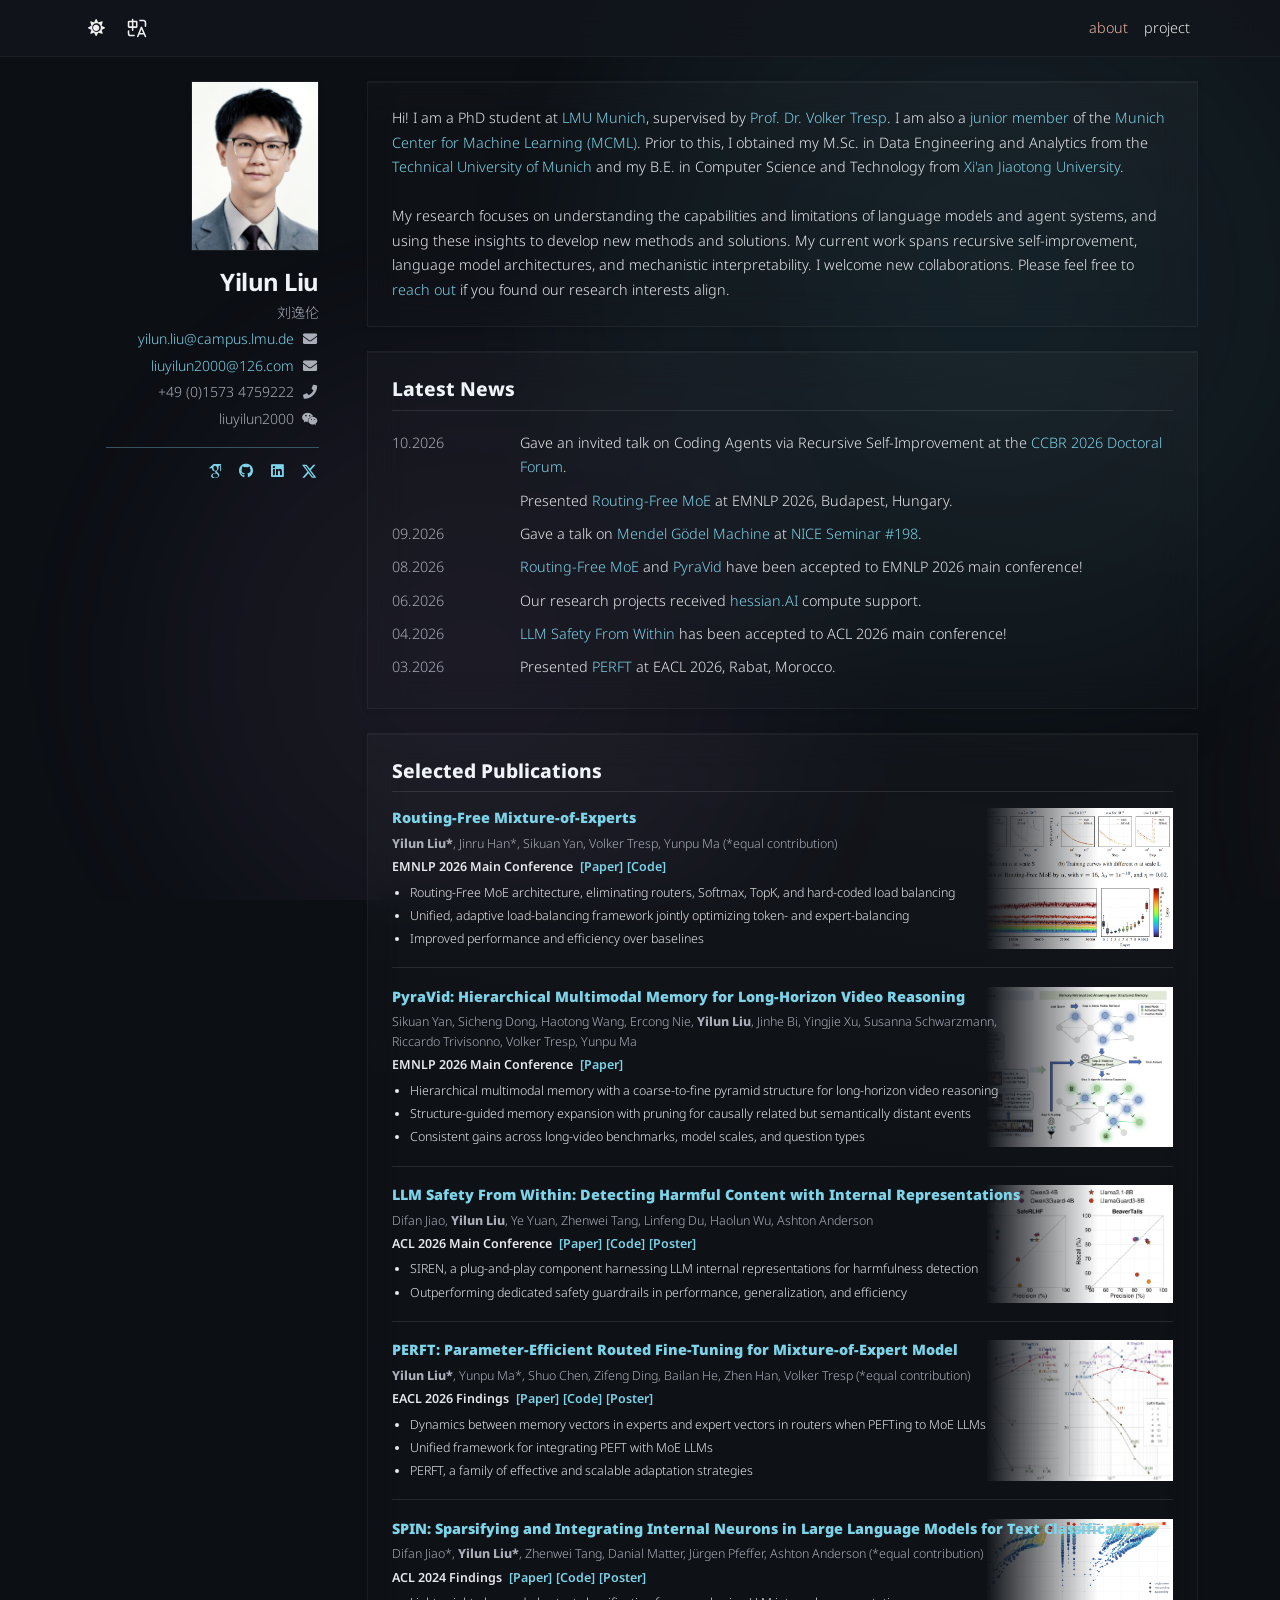
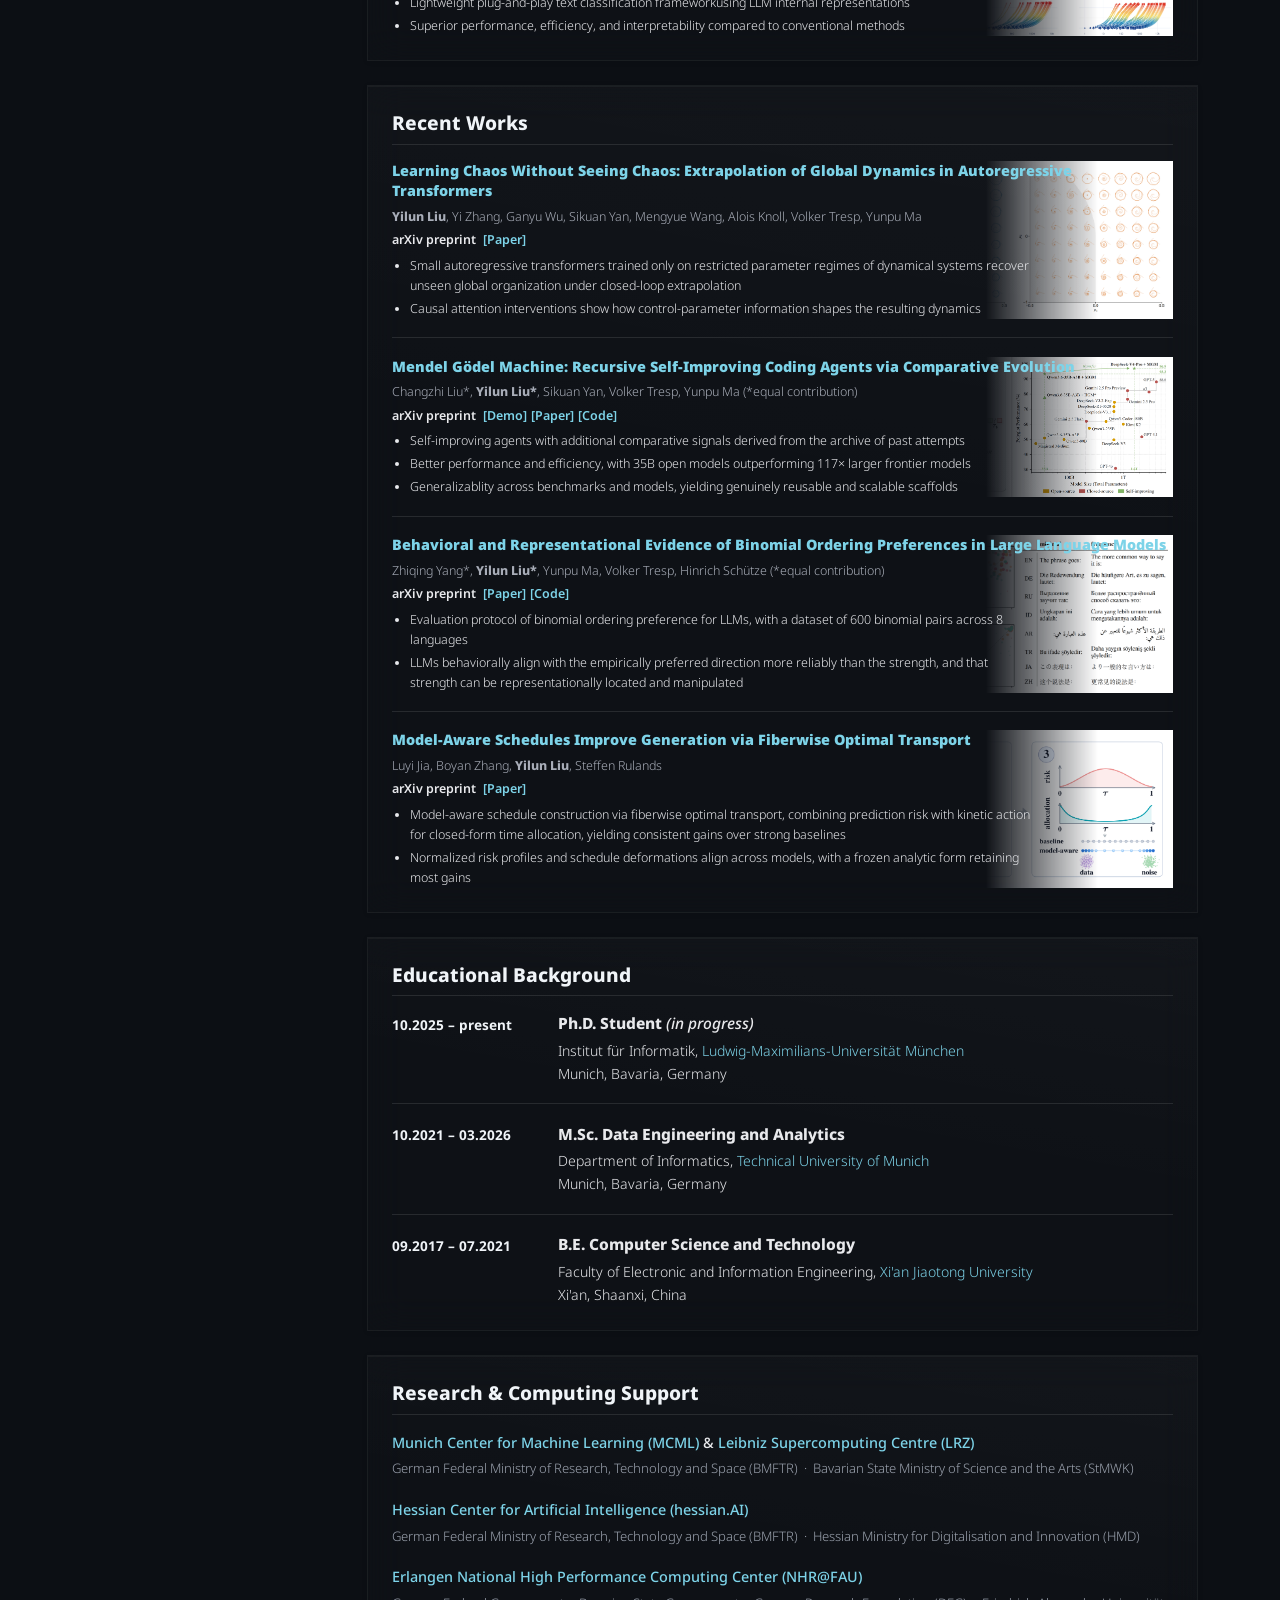
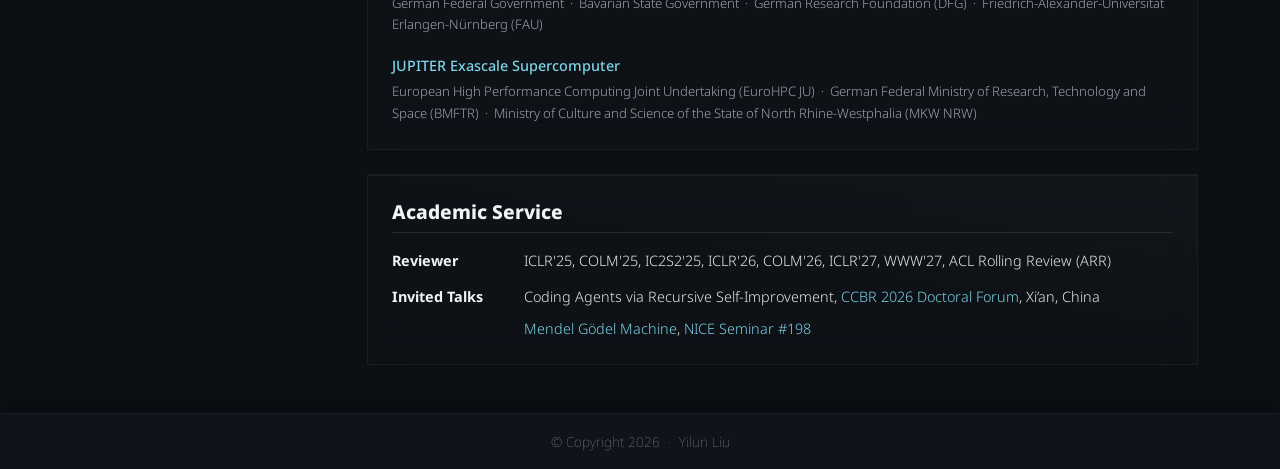
<file: index.html>
<!DOCTYPE html>
<html lang="en" data-theme="dark">
<head>
  <meta charset="UTF-8" />
  <script>(function(){var t=localStorage.getItem('theme')||'dark';document.documentElement.setAttribute('data-theme',t);})();</script>
  <meta name="viewport" content="width=device-width, initial-scale=1.0" />
  <link rel="preconnect" href="https://fonts.googleapis.com" />
  <link rel="preconnect" href="https://fonts.gstatic.com" crossorigin />
  <link href="https://fonts.googleapis.com/css2?family=Noto+Sans:ital,wght@0,100..900;1,100..900&family=Noto+Sans+SC:wght@100..900&display=swap" rel="stylesheet" />
  <title>Yilun Liu – About</title>
  <link id="site-favicon" rel="icon" href="assets/favicon.svg" type="image/svg+xml" />
  <link rel="stylesheet" href="https://cdn.jsdelivr.net/npm/bootstrap@5.3.2/dist/css/bootstrap.min.css" />
  <link rel="stylesheet" href="https://cdnjs.cloudflare.com/ajax/libs/font-awesome/5.15.4/css/all.min.css" />
  <link rel="stylesheet" href="assets/css/style.css" />
</head>
<body>

<div class="scene" aria-hidden="true">
  <div class="scene__blob scene__blob--1"></div>
  <div class="scene__blob scene__blob--2"></div>
  <div class="scene__blob scene__blob--3"></div>
</div>

<!-- ===== Navbar ===== -->
<nav class="navbar navbar-expand-lg sticky-top">
  <div class="container">
    <button type="button" id="theme-toggle" class="theme-toggle-btn ms-2 flex-shrink-0" title="Toggle dark/light mode" aria-label="Toggle theme">
      <i class="fas fa-sun" id="theme-icon"></i>
    </button>
    <button type="button" id="language-toggle" class="theme-toggle-btn language-toggle-btn" title="切换到中文" aria-label="切换到中文">
      <svg width="20" height="20" viewBox="96 96 832 832" xmlns="http://www.w3.org/2000/svg" fill="currentColor" aria-hidden="true" focusable="false"><path d="M330.24 128c16 0 29.184 11.904 31.232 27.264l0.32 4.288v52.16H480c27.584 0 50.304 20.992 53.056 47.872l0.256 5.504v188.8a53.312 53.312 0 0 1-47.872 52.992l-5.44 0.32-118.208-0.064v94.272a31.552 31.552 0 0 1-62.848 4.288l-0.256-4.288V507.136H181.312a53.312 53.312 0 0 1-53.056-47.808L128 453.76v-188.8c0-27.52 20.992-50.304 47.872-52.992l5.44-0.32h117.376v-52.16c0-17.408 14.08-31.552 31.552-31.552z m449.536 41.664c62.4 0 113.408 48.704 117.12 110.208l0.192 7.104v146.752a32 32 0 0 1-63.744 4.288l-0.256-4.288V286.976a53.312 53.312 0 0 0-47.872-53.056l-5.44-0.256H633.6a32 32 0 0 1-4.288-63.68L633.6 169.6h146.176zM192 275.84v167.424h106.688V275.776H192z m277.312 0h-107.52v167.424h107.52V275.776z m255.616 197.632l-2.304-4.288a32 32 0 0 0-56.64 5.376l-151.68 378.496-1.344 4.096a32 32 0 0 0 19.2 37.504l4.096 1.28a32 32 0 0 0 37.44-19.072l38.208-95.36h179.968l42.88 96.448 2.048 3.84a32 32 0 0 0 56.448-29.888l-168.32-378.432zM637.44 717.44l59.648-148.8 66.24 148.8H637.44zM160 603.776a32 32 0 0 1 31.68 27.648L192 635.776v104c0 27.648 20.992 50.368 47.872 53.12l5.44 0.256h146.112a32 32 0 0 1 4.352 63.68l-4.352 0.32H245.312a117.312 117.312 0 0 1-117.12-110.208L128 739.776V635.776a32 32 0 0 1 32-32z"/></svg>
    </button>
    <div class="d-flex align-items-center ms-auto flex-shrink-0 navbar-toolbar">
      <button class="navbar-toggler" type="button" data-bs-toggle="collapse" data-bs-target="#mainNav"
        aria-controls="mainNav" aria-expanded="false" aria-label="Toggle navigation">
        <span class="navbar-toggler-icon"></span>
      </button>
    </div>
    <div class="collapse navbar-collapse" id="mainNav">
      <ul class="navbar-nav ms-auto">
        <li class="nav-item"><a class="nav-link active" href="index.html" aria-current="page">about</a></li>
        <li class="nav-item"><a class="nav-link" href="project/projects.html">project</a></li>
      </ul>
    </div>
  </div>
</nav>

<!-- ===== About ===== -->
<main class="container my-4" id="about">
  <div class="row g-4">

    <!-- ===== Sidebar ===== -->
    <aside class="col-lg-3">
      <div class="section-card sidebar-photo text-center text-lg-end">
        <img src="assets/images/avatar.jpg" alt="Yilun Liu" class="img-fluid" style="
  background: var(--glass-surface);
  border: 1px solid var(--glass-border);
  box-shadow: var(--shadow-glass);
  backdrop-filter: var(--glass-blur);
  -webkit-backdrop-filter: var(--glass-blur);
  transition: background 0.25s ease, border-color 0.25s ease;"/>
        <div class="sidebar-info mt-2">
          <h4>Yilun Liu</h4>
          <p class="sidebar-line">
            <span>刘逸伦</span>
          </p>
          <p class="sidebar-line">
            <a href="mailto:yilun.liu@campus.lmu.de">yilun.liu@campus.lmu.de</a>
            <span class="sidebar-fa" aria-hidden="true"><i class="fas fa-envelope"></i></span>
          </p>
          <p class="sidebar-line">
            <a href="mailto:liuyilun2000@126.com">liuyilun2000@126.com</a>
            <span class="sidebar-fa" aria-hidden="true"><i class="fas fa-envelope"></i></span>
          </p>
          <p class="sidebar-line">
            <span>+49 (0)1573 4759222</span>
            <span class="sidebar-fa" aria-hidden="true"><i class="fas fa-phone"></i></span>
          </p>
          <p class="sidebar-line">
            <span>liuyilun2000</span>
            <span class="sidebar-fa" aria-hidden="true"><i class="fab fa-weixin"></i></span>
          </p>
          <hr class="accent-hr" />
          <div class="sidebar-links" role="group" aria-label="Profile links">
            <a href="https://scholar.google.com/citations?user=G7V8cr4AAAAJ" target="_blank" rel="noopener" aria-label="Google Scholar" title="Google Scholar">
              <!-- Academicons Google Scholar icon (SIL OFL 1.1); see assets/licenses/academicons.txt. -->
              <svg xmlns="http://www.w3.org/2000/svg" width="1em" height="1em" viewBox="20 64 344 384" fill="currentColor" aria-hidden="true" focusable="false"><path d="M 343.75868,106.66243 V 79.430205 L 363.52365,63.999997 H 149.63354 L 20.476345,176.2736 h 85.656075 c -0.15534,2.12494 -0.21914,4.04644 -0.21914,6.22563 0,20.84472 7.2192,38.08662 21.67203,51.86089 14.45284,13.79702 32.25124,20.64784 53.32651,20.64784 4.92319,0 9.75059,-0.36794 14.43842,-1.02419 -2.90722,6.50082 -4.37457,12.52302 -4.37457,18.14228 0,9.87526 4.49924,20.4304 13.46715,31.6418 -39.23377,2.6705 -68.06112,9.73264 -86.43702,21.16322 -10.53108,6.49907 -19.000207,14.70396 -25.390349,24.5311 -6.390569,9.89933 -9.577754,20.51525 -9.577754,31.9616 0,9.64822 2.062375,18.33611 6.21907,26.06233 4.156694,7.7263 9.577757,14.07047 16.312223,18.98408 6.71825,4.96781 14.46899,9.10088 23.219,12.46874 8.73429,3.34378 17.40643,5.71858 26.06106,7.06258 8.62707,1.34222 17.20471,1.9985 25.70579,1.9985 13.46887,0 26.95353,-1.73428 40.54711,-5.18707 13.56165,-3.48461 26.28022,-8.64143 38.17105,-15.4927 11.85935,-6.80488 21.51545,-16.0865 28.9219,-27.7183 7.39024,-11.67998 11.09457,-24.80499 11.09457,-39.33613 0,-11.01584 -2.24964,-21.03852 -6.7502,-30.14073 -4.46864,-9.07202 -9.93785,-16.54102 -16.45271,-22.34403 -6.5008,-5.81263 -12.99987,-11.15539 -19.51512,-15.9679 -6.50083,-4.84488 -12.00021,-9.75058 -16.46884,-14.8129 -4.4848,-5.04657 -6.73444,-10.05419 -6.73444,-14.98395 0,-4.92145 1.73422,-9.67183 5.21588,-14.26559 3.45451,-4.6095 7.67376,-9.04795 12.60967,-13.30571 4.93756,-4.24944 9.87523,-8.96788 14.79665,-14.13302 4.92147,-5.14719 9.14072,-11.82739 12.60971,-20.00822 3.48467,-8.17907 5.20318,-17.44489 5.20318,-27.75679 0,-13.4527 -2.54714,-24.46065 -7.54735,-33.31348 -0.59369,-1.02243 -1.21757,-1.80338 -1.87511,-3.02225 l 56.90745,-46.672136 v 17.118526 c -7.39373,0.92969 -6.62422,5.34582 -6.62422,10.6352 v 128.66719 c 0,5.95832 4.8751,10.83382 10.83386,10.83382 h 3.98869 c 5.95835,0 10.83386,-4.87506 10.83386,-10.83382 V 117.29282 c 0,-5.27669 0.77741,-9.68801 -6.56167,-10.63039 z M 236.39865,329.14114 c 1.14099,0.7503 3.7039,2.78075 7.7184,6.03838 4.0495,3.24319 6.797,5.69582 8.26567,7.41432 1.43851,1.66381 3.5792,4.16501 6.37617,7.54734 2.81268,3.3744 4.7184,6.30394 5.71853,8.73425 1.00016,2.4767 2.01603,5.46089 3.04636,8.94556 0.98567,3.44488 1.48486,6.97595 1.48486,10.56169 0,17.04813 -6.56338,29.68007 -19.65604,37.85915 -13.125,8.18083 -28.76651,12.27368 -46.93767,12.27368 -9.18709,0 -18.2031,-1.09289 -27.06247,-3.1951 -8.84322,-2.11665 -17.31192,-5.3362 -25.39035,-9.60185 -8.07846,-4.25771 -14.57754,-10.20337 -19.50072,-17.79659 -4.93764,-7.64012 -7.40645,-16.41464 -7.40645,-26.24962 0,-10.32022 2.79692,-19.28987 8.42233,-26.90588 5.59343,-7.62564 12.93774,-13.3919 22.03208,-17.3154 9.0624,-3.94582 18.24946,-6.74232 27.56166,-8.39827 9.31221,-1.7023 18.79679,-2.555 28.43842,-2.555 4.46862,0 7.93582,0.25115 10.40465,0.69607 0.45456,0.21918 3.03188,2.07025 7.73456,5.56326 4.70401,3.46237 7.62565,5.59519 8.75047,6.38401 z m -3.35823,-100.5779 c -7.40648,8.85938 -17.73454,13.2882 -30.95363,13.2882 -11.85933,0 -22.29766,-4.76482 -31.26554,-14.31195 -8.99984,-9.52309 -15.42235,-20.32803 -19.34408,-32.43061 -3.93752,-12.10871 -5.90585,-23.98423 -5.90585,-35.648 0,-13.6942 3.59542,-25.35184 10.7809,-34.97598 7.18727,-9.64952 17.49915,-14.48477 30.93786,-14.48477 11.87507,0 22.37423,5.03825 31.43704,15.15677 9.09434,10.08482 15.60961,21.41303 19.5169,33.96799 3.92176,12.5392 5.87345,24.52979 5.87345,35.98399 0,13.44658 -3.70256,24.60984 -11.07663,33.45436 z"/></svg>
            </a>
            <a href="https://github.com/liuyilun2000" target="_blank" rel="noopener" aria-label="GitHub" title="GitHub">
              <i class="fab fa-github" aria-hidden="true"></i>
            </a>
            <a href="https://www.linkedin.com/in/liuyilun2000/" target="_blank" rel="noopener" aria-label="LinkedIn" title="LinkedIn">
              <i class="fab fa-linkedin" aria-hidden="true"></i>
            </a>
            <a href="https://x.com/liuyilun2000" target="_blank" rel="noopener" aria-label="X" title="X">
              <svg xmlns="http://www.w3.org/2000/svg" width="1em" height="1em" viewBox="0 0 24 24" fill="currentColor" aria-hidden="true" focusable="false"><path d="M18.901 1.153h3.68l-8.04 9.19L24 22.846h-7.406l-5.8-7.584-6.64 7.584H.47l8.6-9.835L0 1.154h7.594l5.243 6.932zM17.61 20.644h2.039L6.486 3.24H4.298z"/></svg>
            </a>
          </div>
        </div>
      </div>
    </aside>

    <!-- ===== Main Column ===== -->
    <div class="col-lg-9">
      
      <section class="section-card">
        <div class="pub-entry">
          Hi! I am a PhD student at
          <a href="https://www.lmu.de/en/" target="_blank" rel="noopener noreferrer">LMU Munich</a>,
          supervised by
          <a href="https://www.dbs.ifi.lmu.de/~tresp/" target="_blank" rel="noopener noreferrer">Prof. Dr. Volker Tresp</a>.
          I am also a <a href="https://mcml.ai/team/juniors/" target="_blank" rel="noopener noreferrer">junior member</a> of the
          <a href="https://mcml.ai/" target="_blank" rel="noopener noreferrer">Munich Center for Machine Learning (MCML)</a>.
          Prior to this, I obtained my M.Sc. in Data Engineering and Analytics from the
          <a href="https://www.cit.tum.de/en/cit/home/" target="_blank" rel="noopener noreferrer">Technical University of Munich</a>
          and my B.E. in Computer Science and Technology from
          <a href="https://eie.xjtu.edu.cn/" target="_blank" rel="noopener noreferrer">Xi'an Jiaotong University</a>.
      
          <br><br>
      
          My research focuses on understanding the capabilities and limitations of language models and agent systems,
          and using these insights to develop new methods and solutions.
          My current work spans recursive self-improvement, language model architectures,
          and mechanistic interpretability.
          I welcome new collaborations. Please feel free to
          <a href="mailto:liuyilun2000@126.com">reach out</a>
          if you found our research interests align.
        </div>
      </section>
      

      <!-- === Latest News === -->
      <section class="section-card" id="news" aria-labelledby="news-title">
        <h2 class="section-title" id="news-title">Latest News</h2>
        <ul class="news-list" role="list">
          <li><time datetime="2026-10">10.2026</time><span class="news-text">Gave an invited talk on Coding Agents via Recursive Self-Improvement at the <a href="http://ccbr99.cn/" target="_blank" rel="noopener">CCBR 2026 Doctoral Forum</a>.</span></li>
          <li><span aria-hidden="true"></span><span class="news-text">Presented <a href="https://aclanthology.org/2026.emnlp-main.579/" target="_blank" rel="noopener">Routing-Free MoE</a> at EMNLP 2026, Budapest, Hungary.</span></li>
          <li><time datetime="2026-09">09.2026</time><span class="news-text">Gave a talk on <a href="https://www.bilibili.com/video/BV1p3YJ6VEBb/" target="_blank" rel="noopener">Mendel Gödel Machine</a> at <a href="https://nice-intl.github.io/" target="_blank" rel="noopener">NICE Seminar #198</a>.</span></li>
          <li><time datetime="2026-08">08.2026</time><span class="news-text"><a href="https://aclanthology.org/2026.emnlp-main.579/" target="_blank" rel="noopener">Routing-Free MoE</a> and <a href="https://aclanthology.org/2026.emnlp-main.777/" target="_blank" rel="noopener">PyraVid</a> have been accepted to EMNLP 2026 main conference!</span></li>
          <li><time datetime="2026-06">06.2026</time><span class="news-text">Our research projects received <a href="https://www.hessian.ai/computeservices/" target="_blank" rel="noopener">hessian.AI</a> compute support.</span></li>
          <li><time datetime="2026-04">04.2026</time><span class="news-text"><a href="https://aclanthology.org/2026.acl-long.1844/" target="_blank" rel="noopener">LLM Safety From Within</a> has been accepted to ACL 2026 main conference!</span></li>
          <li><time datetime="2026-03">03.2026</time><span class="news-text">Presented <a href="https://aclanthology.org/2026.findings-eacl.232/" target="_blank" rel="noopener">PERFT</a> at EACL 2026, Rabat, Morocco.</span></li>
        </ul>
      </section>

      <!-- === Selected Publications === -->
      <section class="section-card">
        <h2 class="section-title">Selected Publications</h2>

        <div class="pub-entry pub-entry--with-image">
          <div class="pub-image-slot">
            <a href="https://aclanthology.org/2026.emnlp-main.579/" target="_blank" rel="noopener" aria-label="Paper: Routing-Free Mixture-of-Experts">
              <img src="assets/images/RFMoE.png" alt="Routing-Free MoE overview figure" class="pub-image" />
            </a>
          </div>
          <div class="pub-content">
            <div class="pub-title"><a href="https://aclanthology.org/2026.emnlp-main.579/" target="_blank" rel="noopener">Routing-Free Mixture-of-Experts</a></div>
            <div class="pub-authors"><strong>Yilun Liu*</strong>, Jinru Han*, Sikuan Yan, Volker Tresp, Yunpu Ma <small>(*equal contribution)</small></div>
            <div class="pub-venue">EMNLP 2026 Main Conference <span class="pub-links"><a href="https://aclanthology.org/2026.emnlp-main.579/" target="_blank" rel="noopener">[Paper]</a><a href="https://github.com/liuyilun2000/RoutingFreeMoE/tree/release" target="_blank" rel="noopener">[Code]</a></span></div>
            <ul class="pub-abstract mt-1 mb-1">
              <li>Routing-Free MoE architecture, eliminating routers, Softmax, TopK, and hard-coded load balancing</li>
              <li>Unified, adaptive load-balancing framework jointly optimizing token- and expert-balancing</li>
              <li>Improved performance and efficiency over baselines</li>
            </ul>
          </div>
        </div>
        
        <div class="pub-entry pub-entry--with-image">
          <div class="pub-image-slot">
            <a href="https://aclanthology.org/2026.emnlp-main.777/" target="_blank" rel="noopener" aria-label="Paper: PyraVid">
              <img src="assets/images/PyraVid.png" alt="PyraVid hierarchical multimodal memory figure" class="pub-image" />
            </a>
          </div>
          <div class="pub-content">
            <div class="pub-title"><a href="https://aclanthology.org/2026.emnlp-main.777/" target="_blank" rel="noopener">PyraVid: Hierarchical Multimodal Memory for Long-Horizon Video Reasoning</a></div>
            <div class="pub-authors">Sikuan Yan, Sicheng Dong, Haotong Wang, Ercong Nie, <strong>Yilun Liu</strong>, Jinhe Bi, Yingjie Xu, Susanna Schwarzmann, Riccardo Trivisonno, Volker Tresp, Yunpu Ma</div>
            <div class="pub-venue">EMNLP 2026 Main Conference <span class="pub-links"><a href="https://aclanthology.org/2026.emnlp-main.777/" target="_blank" rel="noopener">[Paper]</a></span></div>
            <ul class="pub-abstract mt-1 mb-1">
              <li>Hierarchical multimodal memory with a coarse-to-fine pyramid structure for long-horizon video reasoning</li>
              <li>Structure-guided memory expansion with pruning for causally related but semantically distant events</li>
              <li>Consistent gains across long-video benchmarks, model scales, and question types</li>
            </ul>
          </div>
        </div>
        
        <div class="pub-entry pub-entry--with-image">
          <div class="pub-image-slot">
            <a href="https://aclanthology.org/2026.acl-long.1844/" target="_blank" rel="noopener" aria-label="Paper: SIREN">
              <img src="assets/images/SIREN.png" alt="SIREN overview figure" class="pub-image" />
            </a>
          </div>
          <div class="pub-content">
            <div class="pub-title"><a href="https://aclanthology.org/2026.acl-long.1844/" target="_blank" rel="noopener">LLM Safety From Within: Detecting Harmful Content with Internal Representations</a></div>
            <div class="pub-authors">Difan Jiao, <strong>Yilun Liu</strong>, Ye Yuan, Zhenwei Tang, Linfeng Du, Haolun Wu, Ashton Anderson </div>
            <div class="pub-venue">ACL 2026 Main Conference <span class="pub-links"><a href="https://aclanthology.org/2026.acl-long.1844/" target="_blank" rel="noopener">[Paper]</a><a href="https://github.com/CSSLab/SIREN" target="_blank" rel="noopener">[Code]</a><a href="assets/images/ACL'26-SIREN-poster.jpg" target="_blank" rel="noopener">[Poster]</a></span></div>
            <ul class="pub-abstract mt-1 mb-1">
              <li>SIREN, a plug-and-play component harnessing LLM internal representations for harmfulness detection</li>
              <li>Outperforming dedicated safety guardrails in performance, generalization, and efficiency</li>
            </ul>
          </div>
        </div>

        <div class="pub-entry pub-entry--with-image">
          <div class="pub-image-slot">
            <a href="https://aclanthology.org/2026.findings-eacl.232/" target="_blank" rel="noopener" aria-label="Paper: PERFT">
              <img src="assets/images/PERFT.png" alt="PERFT performance figure" class="pub-image" />
            </a>
          </div>
          <div class="pub-content">
            <div class="pub-title"><a href="https://aclanthology.org/2026.findings-eacl.232/" target="_blank" rel="noopener">PERFT: Parameter-Efficient Routed Fine-Tuning for Mixture-of-Expert Model</a></div>
            <div class="pub-authors"><strong>Yilun Liu*</strong>, Yunpu Ma*, Shuo Chen, Zifeng Ding, Bailan He, Zhen Han, Volker Tresp <small>(*equal contribution)</small></div>
            <div class="pub-venue">EACL 2026 Findings <span class="pub-links"><a href="https://aclanthology.org/2026.findings-eacl.232/" target="_blank" rel="noopener">[Paper]</a><a href="https://github.com/liuyilun2000/PERFT" target="_blank" rel="noopener">[Code]</a><a href="assets/images/EACL'26-PERFT-poster.jpg" target="_blank" rel="noopener">[Poster]</a></span></div>
            <ul class="pub-abstract mt-1 mb-1">
              <li>Dynamics between memory vectors in experts and expert vectors in routers when PEFTing to MoE LLMs</li>
              <li>Unified framework for integrating PEFT with MoE LLMs</li>
              <li>PERFT, a family of effective and scalable adaptation strategies</li>
            </ul>
          </div>
        </div>

        <div class="pub-entry pub-entry--with-image">
          <div class="pub-image-slot">
            <a href="https://aclanthology.org/2024.findings-acl.277/" target="_blank" rel="noopener" aria-label="Paper: SPIN">
              <img src="assets/images/SPIN.png" alt="SPIN aggregated feature analysis figure" class="pub-image" />
            </a>
          </div>
          <div class="pub-content">
            <div class="pub-title"><a href="https://aclanthology.org/2024.findings-acl.277/" target="_blank" rel="noopener">SPIN: Sparsifying and Integrating Internal Neurons in Large Language Models for Text Classification</a></div>
            <div class="pub-authors">Difan Jiao*, <strong>Yilun Liu*</strong>, Zhenwei Tang, Danial Matter, Jürgen Pfeffer, Ashton Anderson
              <small>(*equal contribution)</small>
            </div>
            <div class="pub-venue">ACL 2024 Findings <span class="pub-links"><a href="https://aclanthology.org/2024.findings-acl.277/" target="_blank" rel="noopener">[Paper]</a><a href="https://github.com/difanj0713/SPIN" target="_blank" rel="noopener">[Code]</a><a href="assets/images/ACL'24-SPIN-poster.jpg" target="_blank" rel="noopener">[Poster]</a></span></div>
            <ul class="pub-abstract mt-1 mb-1">
              <li>Lightweight plug-and-play text classification frameworkusing LLM internal representations</li>
              <li>Superior performance, efficiency, and interpretability compared to conventional methods</li>       
            </ul>
          </div>
        </div>
      </section>

      <!-- === Recent Works === -->
      <section class="section-card">
        <h2 class="section-title">Recent Works</h2>

        <div class="pub-entry pub-entry--with-image">
          <div class="pub-image-slot">
            <a href="https://arxiv.org/html/2609.38814v1" target="_blank" rel="noopener" aria-label="Paper: Learning Chaos Without Seeing Chaos">
              <img src="assets/images/bifurc.png" alt="Closed-loop extrapolation of Lorenz and generalized Hopf dynamics by an autoregressive transformer" class="pub-image" />
            </a>
          </div>
          <div class="pub-content">
            <div class="pub-title"><a href="https://arxiv.org/html/2609.38814v1" target="_blank" rel="noopener">Learning Chaos Without Seeing Chaos: Extrapolation of Global Dynamics in Autoregressive Transformers</a></div>
            <div class="pub-authors"><strong>Yilun Liu</strong>, Yi Zhang, Ganyu Wu, Sikuan Yan, Mengyue Wang, Alois Knoll, Volker Tresp, Yunpu Ma</div>
            <div class="pub-venue">arXiv preprint <span class="pub-links"><a href="https://arxiv.org/html/2609.38814v1" target="_blank" rel="noopener">[Paper]</a></span></div>
            <ul class="pub-abstract mt-1 mb-1">
              <li>Small autoregressive transformers trained only on restricted parameter regimes of dynamical systems recover unseen global organization under closed-loop extrapolation</li>
              <li>Causal attention interventions show how control-parameter information shapes the resulting dynamics</li>
            </ul>
          </div>
        </div>

        <div class="pub-entry pub-entry--with-image">
          <div class="pub-image-slot">
            <a href="https://arxiv.org/abs/2608.07645" target="_blank" rel="noopener" aria-label="Paper: Mendel Gödel Machine">
              <img src="assets/images/MGM.png" alt="Mendel Gödel Machine Polyglot performance figure" class="pub-image" />
            </a>
          </div>
          <div class="pub-content">
            <div class="pub-title"><a href="https://reallcz.github.io/MGM/" target="_blank" rel="noopener">Mendel Gödel Machine: Recursive Self-Improving Coding Agents via Comparative Evolution</a></div>
            <div class="pub-authors">Changzhi Liu*, <strong>Yilun Liu*</strong>, Sikuan Yan, Volker Tresp, Yunpu Ma <small>(*equal contribution)</small></div>
            <div class="pub-venue">arXiv preprint <span class="pub-links"><a href="https://reallcz.github.io/MGM/" target="_blank" rel="noopener">[Demo]</a><a href="https://arxiv.org/abs/2608.07645" target="_blank" rel="noopener">[Paper]</a><a href="https://github.com/RealLcz/MGM" target="_blank" rel="noopener">[Code]</a></span></div>
            <ul class="pub-abstract mt-1 mb-1">
              <li>Self-improving agents with additional comparative signals derived from the archive of past attempts</li>
              <li>Better performance and efficiency, with 35B open models outperforming 117× larger frontier models</li>
              <li>Generalizablity across benchmarks and models, yielding genuinely reusable and scalable scaffolds</li>
            </ul>
          </div>
        </div>

        <div class="pub-entry pub-entry--with-image">
          <div class="pub-image-slot">
            <a href="https://arxiv.org/pdf/2606.21645" target="_blank" rel="noopener" aria-label="Paper: Binomial Ordering Preferences in Large Language Models">
              <img src="assets/images/binomial.png" alt="binomial ordering preference figure" class="pub-image" />
            </a>
          </div>
          <div class="pub-content">
            <div class="pub-title"><a href="https://arxiv.org/pdf/2606.21645" target="_blank" rel="noopener">Behavioral and Representational Evidence of Binomial Ordering Preferences in Large Language Models</a></div>
            <div class="pub-authors">Zhiqing Yang*, <strong>Yilun Liu*</strong>, Yunpu Ma, Volker Tresp, Hinrich Schütze <small>(*equal contribution)</small></div>
            <div class="pub-venue">arXiv preprint <span class="pub-links"><a href="https://arxiv.org/pdf/2606.21645" target="_blank" rel="noopener">[Paper]</a><a href="https://github.com/Zhi-qing-Yang/Linguistic-Binomials-in-Large-Language-Models" target="_blank" rel="noopener">[Code]</a></span></div>
            <ul class="pub-abstract mt-1 mb-1">
              <li>Evaluation protocol of binomial ordering preference for LLMs, with a dataset of 600 binomial pairs across 8 languages</li>
              <li>LLMs behaviorally align with the empirically preferred direction more reliably than the strength, and that strength can be representationally located and manipulated</li>
            </ul>
          </div>
        </div>

        <div class="pub-entry pub-entry--with-image">
          <div class="pub-image-slot">
            <a href="https://arxiv.org/abs/2609.11842" target="_blank" rel="noopener" aria-label="Paper: Fiberwise Optimal Transport">
              <img src="assets/images/fiberwiseOT.png" alt="Fiberwise optimal transport schedule overview figure" class="pub-image" />
            </a>
          </div>
          <div class="pub-content">
            <div class="pub-title"><a href="https://arxiv.org/abs/2609.11842" target="_blank" rel="noopener">Model-Aware Schedules Improve Generation via Fiberwise Optimal Transport</a></div>
            <div class="pub-authors">Luyi Jia, Boyan Zhang, <strong>Yilun Liu</strong>, Steffen Rulands</div>
            <div class="pub-venue">arXiv preprint <span class="pub-links"><a href="https://arxiv.org/abs/2609.11842" target="_blank" rel="noopener">[Paper]</a></span></div>
            <ul class="pub-abstract mt-1 mb-1">
              <li>Model-aware schedule construction via fiberwise optimal transport, combining prediction risk with kinetic action for closed-form time allocation, yielding consistent gains over strong baselines</li>
              <li>Normalized risk profiles and schedule deformations align across models, with a frozen analytic form retaining most gains</li>
            </ul>
          </div>
        </div>
      </section>

      <!-- === Educational Background === -->
      <section class="section-card">
        <h2 class="section-title">Educational Background</h2>

        <div class="edu-entry">
          <div class="edu-period">10.2025 – present</div>
          <div class="edu-content">
            <strong>Ph.D. Student <em>(in progress)</em></strong> 
            <div class="institution">Institut für Informatik, <a href="https://www.lmu.de/en/" target="_blank" rel="noopener">Ludwig-Maximilians-Universität München</a><br />Munich, Bavaria, Germany</div>
          </div>
        </div>

        <div class="edu-entry">
          <div class="edu-period">10.2021 – 03.2026</div>
          <div class="edu-content">
            <strong>M.Sc. Data Engineering and Analytics </strong>
            <div class="institution">Department of Informatics, <a href="https://www.in.tum.de/in/startseite/" target="_blank" rel="noopener">Technical University of Munich</a><br />Munich, Bavaria, Germany</div>
          </div>
        </div>

        <div class="edu-entry">
          <div class="edu-period">09.2017 – 07.2021</div>
          <div class="edu-content">
            <strong>B.E. Computer Science and Technology</strong>
            <div class="institution">Faculty of Electronic and Information Engineering, <a href="https://eie.xjtu.edu.cn/" target="_blank" rel="noopener">Xi'an Jiaotong University</a><br />Xi'an, Shaanxi, China</div>
          </div>
        </div>

      </section>

      <!-- === Research & Computing Support === -->
      <section class="section-card" id="research-support" aria-labelledby="research-support-title">
        <h2 class="section-title" id="research-support-title">Research &amp; Computing Support</h2>

        <dl class="funding-list">
          <div class="funding-entry">
            <dt class="funding-provider">
              <a href="https://mcml.ai/" target="_blank" rel="noopener">Munich Center for Machine Learning (MCML)</a>
              &amp; <a href="https://www.lrz.de/en/" target="_blank" rel="noopener">Leibniz Supercomputing Centre (LRZ)</a>
            </dt>
            <dd class="funding-funders">German Federal Ministry of Research, Technology and Space (BMFTR)&nbsp;&nbsp;·  Bavarian State Ministry of Science and the Arts (StMWK)</dd>
          </div>

          <div class="funding-entry">
            <dt class="funding-provider">
              <a href="https://www.hessian.ai/computeservices/" target="_blank" rel="noopener">Hessian Center for Artificial Intelligence (hessian.AI)</a>
            </dt>
            <dd class="funding-funders">German Federal Ministry of Research, Technology and Space (BMFTR)&nbsp;&nbsp;·  Hessian Ministry for Digitalisation and Innovation (HMD)</dd>
          </div>

          <div class="funding-entry">
            <dt class="funding-provider">
              <a href="https://hpc.fau.de/" target="_blank" rel="noopener">Erlangen National High Performance Computing Center (NHR@FAU)</a>
            </dt>
            <dd class="funding-funders">German Federal Government  ·  Bavarian State Government  ·  German Research Foundation (DFG)&nbsp;&nbsp;·  Friedrich-Alexander-Universität Erlangen-Nürnberg (FAU)</dd>
          </div>

          <div class="funding-entry">
            <dt class="funding-provider">
              <a href="https://www.fz-juelich.de/en/jsc/jupiter" target="_blank" rel="noopener">JUPITER Exascale Supercomputer</a>
            </dt>
            <dd class="funding-funders">European High Performance Computing Joint Undertaking (EuroHPC JU)&nbsp;&nbsp;·  German Federal Ministry of Research, Technology and Space (BMFTR)&nbsp;&nbsp;·  Ministry of Culture and Science of the State of North Rhine-Westphalia (MKW NRW)</dd>
          </div>
        </dl>
      </section>

      <!-- === Academic Service === -->
      <section class="section-card">
        <h2 class="section-title">Academic Service</h2>

        <div class="skill-category">
          <strong>Reviewer</strong>
          <span>ICLR'25, COLM'25, IC2S2'25, ICLR'26, COLM'26, ICLR'27, WWW'27, ACL Rolling Review (ARR)</span>
        </div>
        <div class="skill-category invited-talks">
          <strong>Invited Talks</strong>
          <ul class="talk-list" role="list">
            <li>Coding Agents via Recursive Self-Improvement, <a href="http://ccbr99.cn/" target="_blank" rel="noopener">CCBR 2026 Doctoral Forum</a>, Xi’an, China</li>
            <li><a href="https://www.bilibili.com/video/BV1p3YJ6VEBb/" target="_blank" rel="noopener">Mendel Gödel Machine</a>, <a href="https://nice-intl.github.io/" target="_blank" rel="noopener">NICE Seminar #198</a></li>
          </ul>
        </div>
      </section>


    </div><!-- /col-lg-9 -->
  </div><!-- /row -->
</main>

<!-- ===== Footer ===== -->
<footer>
  © Copyright 2026  ·  Yilun Liu
</footer>

<script src="https://cdn.jsdelivr.net/npm/bootstrap@5.3.2/dist/js/bootstrap.bundle.min.js"></script>
<script src="assets/js/theme-favicon.js"></script>
<script src="assets/js/language.js"></script>
</body>
</html>
</file>
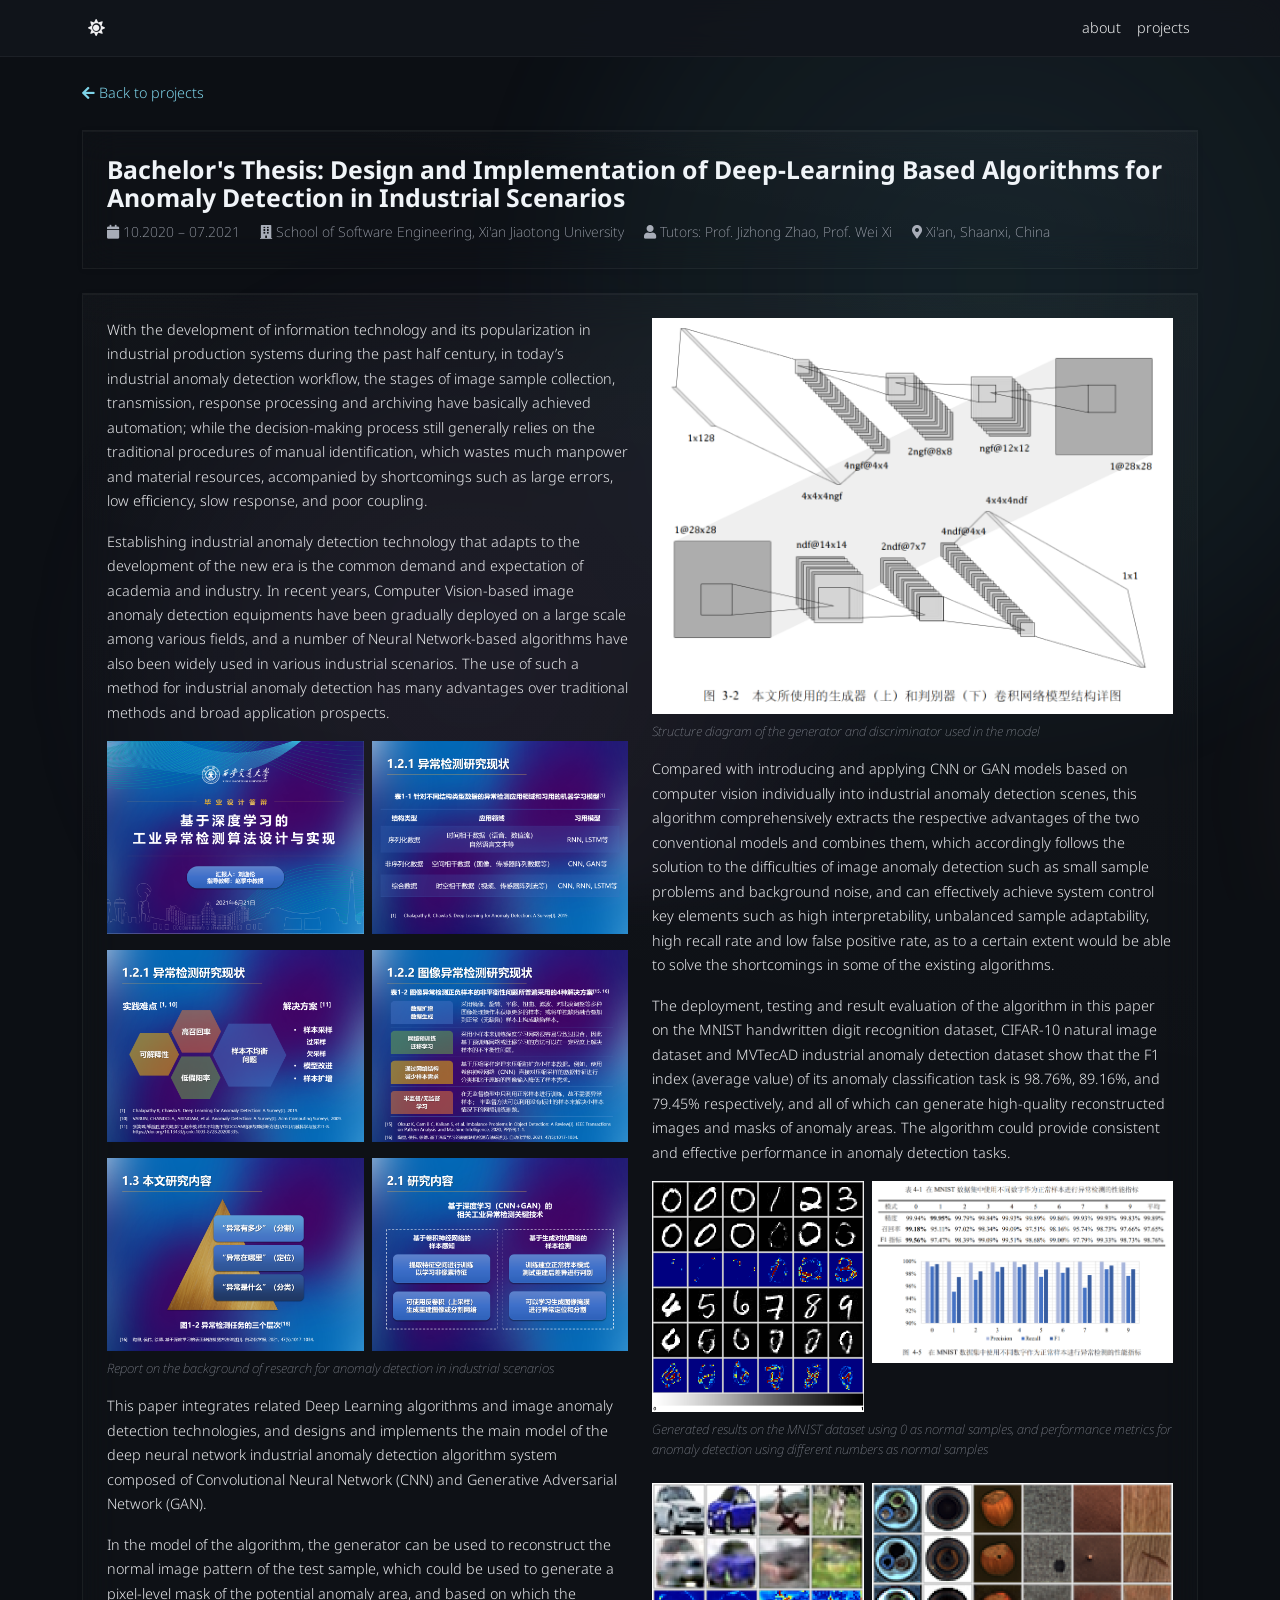
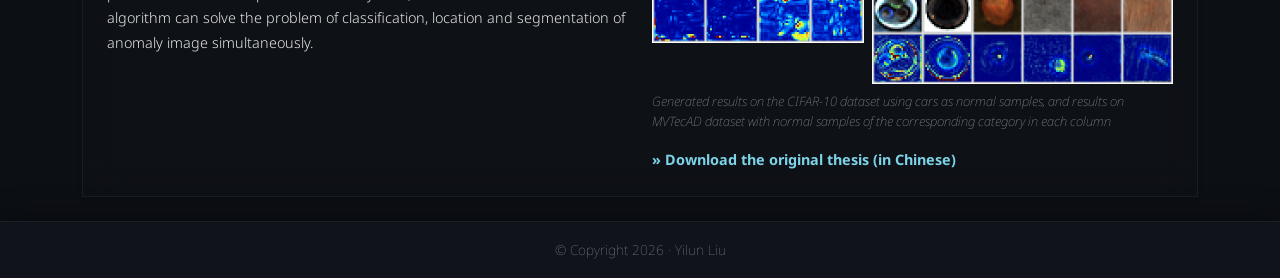
<file: project/bachelor/index.html>
<!DOCTYPE html>
<html lang="en">
<head>
  <meta charset="UTF-8" />
  <script>(function(){var t=localStorage.getItem('theme')||'dark';document.documentElement.setAttribute('data-theme',t);})();</script>
  <meta name="viewport" content="width=device-width, initial-scale=1.0" />
  <link rel="preconnect" href="https://fonts.googleapis.com" />
  <link rel="preconnect" href="https://fonts.gstatic.com" crossorigin />
  <title>Bachelor's Thesis – Yilun Liu</title>
  <link rel="stylesheet" href="https://cdn.jsdelivr.net/npm/bootstrap@5.3.2/dist/css/bootstrap.min.css" />
  <link rel="stylesheet" href="https://cdnjs.cloudflare.com/ajax/libs/font-awesome/5.15.4/css/all.min.css" />
  <link rel="stylesheet" href="../../assets/css/style.css" />
</head>
<body>

<div class="scene" aria-hidden="true">
  <div class="scene__blob scene__blob--1"></div>
  <div class="scene__blob scene__blob--2"></div>
  <div class="scene__blob scene__blob--3"></div>
</div>

<!-- ===== Navbar ===== -->
<nav class="navbar navbar-expand-lg sticky-top">
  <div class="container">
    <button type="button" id="theme-toggle" class="theme-toggle-btn ms-2 flex-shrink-0" title="Toggle dark/light mode" aria-label="Toggle theme">
      <i class="fas fa-sun" id="theme-icon"></i>
    </button>
    <div class="d-flex align-items-center ms-auto flex-shrink-0 navbar-toolbar">
      <button class="navbar-toggler" type="button" data-bs-toggle="collapse" data-bs-target="#mainNav"
        aria-controls="mainNav" aria-expanded="false" aria-label="Toggle navigation">
        <span class="navbar-toggler-icon"></span>
      </button>
    </div>
    <div class="collapse navbar-collapse" id="mainNav">
      <ul class="navbar-nav ms-auto">
        <li class="nav-item"><a class="nav-link" href="../../index.html">about</a></li>
        <li class="nav-item"><a class="nav-link" href="../projects.html">projects</a></li>
      </ul>
    </div>
  </div>
</nav>

<main class="container my-4">

  <div class="back-link">
    <a href="../projects.html"><i class="fas fa-arrow-left me-1"></i>Back to projects</a>
  </div>

  <div class="page-hero">
    <h1>Bachelor's Thesis: Design and Implementation of Deep-Learning Based Algorithms for Anomaly Detection in Industrial Scenarios</h1>
    <div class="meta">
      <span><i class="fas fa-calendar me-1"></i>10.2020 – 07.2021</span>
      <span><i class="fas fa-building me-1"></i>School of Software Engineering, Xi'an Jiaotong University</span>
      <span><i class="fas fa-user me-1"></i>Tutors: Prof. Jizhong Zhao, Prof. Wei Xi</span>
      <span><i class="fas fa-map-marker-alt me-1"></i>Xi'an, Shaanxi, China</span>
    </div>
  </div>

  <div class="section-card">
    <div class="row g-4 align-items-start">
      <div class="col-md-6">
        <p>
          With the development of information technology and its popularization in industrial production
          systems during the past half century, in today’s industrial anomaly detection workflow, the stages
          of image sample collection, transmission, response processing and archiving have basically
          achieved automation; while the decision-making process still generally relies on the traditional
          procedures of manual identification, which wastes much manpower and material resources,
          accompanied by shortcomings such as large errors, low efficiency, slow response, and poor coupling.
        </p>
        <p>
          Establishing industrial anomaly detection technology that adapts to the development of the new era
          is the common demand and expectation of academia and industry. In recent years, Computer Vision-based
          image anomaly detection equipments have been gradually deployed on a large scale among various
          fields, and a number of Neural Network-based algorithms have also been widely used in various
          industrial scenarios. The use of such a method for industrial anomaly detection has many advantages
          over traditional methods and broad application prospects.
        </p>
        <div class="row g-2">
          <div class="col-6">
            <img src="../../assets/images/bachelor_slide-1.png" alt="Thesis slide 1" class="content-img" />
          </div>
          <div class="col-6">
            <img src="../../assets/images/bachelor_slide-2.png" alt="Thesis slide 2" class="content-img" />
          </div>
          <div class="col-6">
            <img src="../../assets/images/bachelor_slide-3.png" alt="Thesis slide 3" class="content-img" />
          </div>
          <div class="col-6">
            <img src="../../assets/images/bachelor_slide-4.png" alt="Thesis slide 4" class="content-img" />
          </div>
          <div class="col-6">
            <img src="../../assets/images/bachelor_slide-5.png" alt="Thesis slide 5" class="content-img" />
          </div>
          <div class="col-6">
            <img src="../../assets/images/bachelor_slide-6.png" alt="Thesis slide 6" class="content-img" />
          </div>
        </div>
        <div class="img-caption">Report on the background of research for anomaly detection in industrial scenarios</div>
        <p class="mt-3">
          This paper integrates related Deep Learning algorithms and image anomaly detection technologies,
          and designs and implements the main model of the deep neural network industrial anomaly detection
          algorithm system composed of Convolutional Neural Network (CNN) and Generative Adversarial Network
          (GAN).
        </p>
        <p>
          In the model of the algorithm, the generator can be used to reconstruct the normal image pattern of
          the test sample, which could be used to generate a pixel-level mask of the potential anomaly area,
          and based on which the algorithm can solve the problem of classification, location and segmentation
          of anomaly image simultaneously.
        </p>
      </div>
      <div class="col-md-6">
        <img src="../../assets/images/bachelor_structure.png" alt="Structure diagram of the generator and discriminator used in the model" class="content-img" />
        <div class="img-caption">Structure diagram of the generator and discriminator used in the model</div>
        <p class="mt-3">
          Compared with introducing and applying CNN or GAN models based on computer vision individually into
          industrial anomaly detection scenes, this algorithm comprehensively extracts the respective
          advantages of the two conventional models and combines them, which accordingly follows the solution
          to the difficulties of image anomaly detection such as small sample problems and background noise,
          and can effectively achieve system control key elements such as high interpretability, unbalanced
          sample adaptability, high recall rate and low false positive rate, as to a certain extent would be
          able to solve the shortcomings in some of the existing algorithms.
        </p>
        <p>
          The deployment, testing and result evaluation of the algorithm in this paper on the MNIST
          handwritten digit recognition dataset, CIFAR-10 natural image dataset and MVTecAD industrial
          anomaly detection dataset show that the F1 index (average value) of its anomaly classification
          task is 98.76%, 89.16%, and 79.45% respectively, and all of which can generate high-quality
          reconstructed images and masks of anomaly areas. The algorithm could provide consistent and
          effective performance in anomaly detection tasks.
        </p>
        <div class="row g-2 align-items-start">
          <div class="col-md-5">
            <img src="../../assets/images/bachelor_mnist.png" alt="MNIST generated results and metrics" class="content-img" />
          </div>
          <div class="col-md-7">
            <img src="../../assets/images/bachelor_mnist-result.png" alt="MNIST anomaly detection performance metrics" class="content-img" />
          </div>
        </div>
        <div class="img-caption">Generated results on the MNIST dataset using 0 as normal samples, and performance metrics for anomaly detection using different numbers as normal samples</div>
        <div class="row g-2 align-items-start mt-3">
          <div class="col-md-6 col-lg-5">
            <img src="../../assets/images/bachelor_cifar.png" alt="CIFAR-10 generated results with cars as normal" class="content-img" />
          </div>
          <div class="col-md-6 col-lg-7">
            <img src="../../assets/images/bachelor_MVTecAD.png" alt="MVTecAD results by category" class="content-img" />
          </div>
        </div>
        <div class="img-caption">Generated results on the CIFAR-10 dataset using cars as normal samples, and results on MVTecAD dataset with normal samples of the corresponding category in each column</div>
        <p class="mt-3 mb-0">
          <a href="https://www.rfmoe.shop/%E5%88%98%E9%80%B8%E4%BC%A6-%E5%9F%BA%E4%BA%8E%E6%B7%B1%E5%BA%A6%E5%AD%A6%E4%B9%A0%E7%9A%84%E5%B7%A5%E4%B8%9A%E5%BC%82%E5%B8%B8%E6%A3%80%E6%B5%8B-%E5%AE%9A%E7%A8%BF/"><strong>» Download the original thesis (in Chinese)</strong></a>
        </p>
      </div>
    </div>
  </div>

</main>

<!-- ===== Footer ===== -->
<footer>
  © Copyright 2026 &middot; Yilun Liu
</footer>

<script src="https://cdn.jsdelivr.net/npm/bootstrap@5.3.2/dist/js/bootstrap.bundle.min.js"></script>
<script src="../../assets/js/theme-favicon.js"></script>
</body>
</html>
</file>
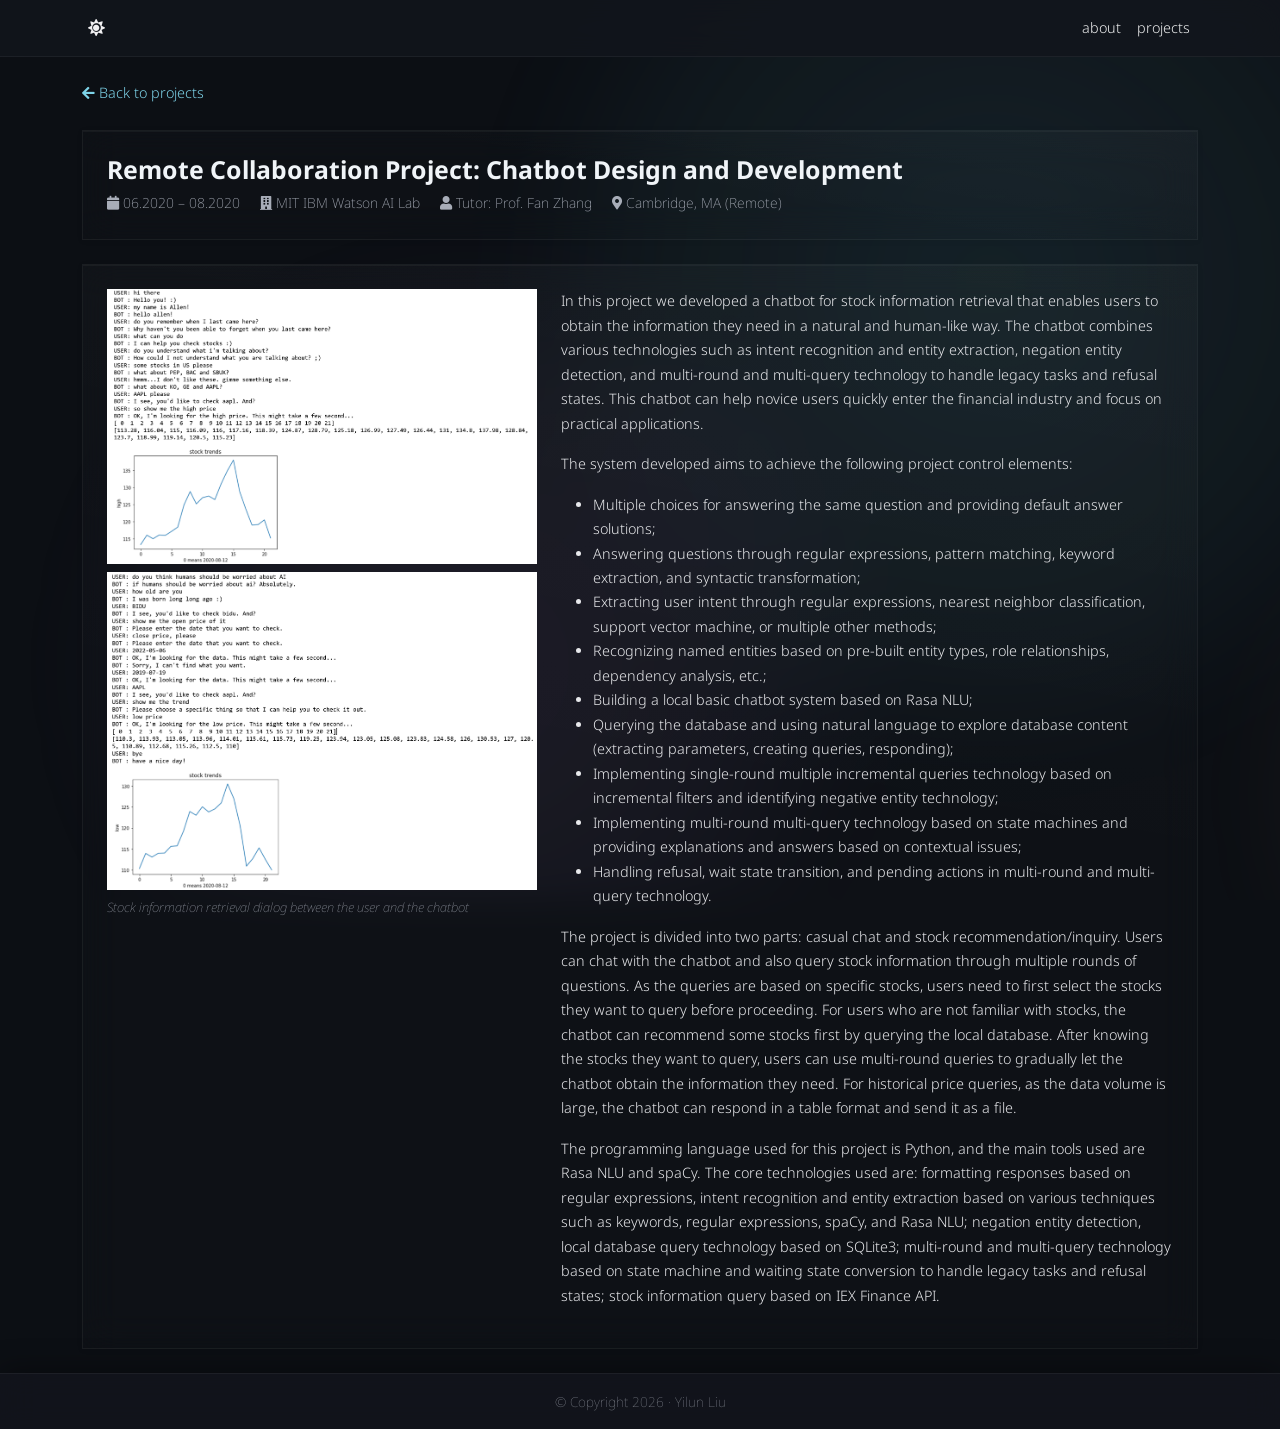
<file: project/chatbot/index.html>
<!DOCTYPE html>
<html lang="en">
<head>
  <meta charset="UTF-8" />
  <script>(function(){var t=localStorage.getItem('theme')||'dark';document.documentElement.setAttribute('data-theme',t);})();</script>
  <meta name="viewport" content="width=device-width, initial-scale=1.0" />
  <link rel="preconnect" href="https://fonts.googleapis.com" />
  <link rel="preconnect" href="https://fonts.gstatic.com" crossorigin />
  <title>Chatbot Project – Yilun Liu</title>
  <link rel="stylesheet" href="https://cdn.jsdelivr.net/npm/bootstrap@5.3.2/dist/css/bootstrap.min.css" />
  <link rel="stylesheet" href="https://cdnjs.cloudflare.com/ajax/libs/font-awesome/5.15.4/css/all.min.css" />
  <link rel="stylesheet" href="../../assets/css/style.css" />
</head>
<body>

<div class="scene" aria-hidden="true">
  <div class="scene__blob scene__blob--1"></div>
  <div class="scene__blob scene__blob--2"></div>
  <div class="scene__blob scene__blob--3"></div>
</div>

<!-- ===== Navbar ===== -->
<nav class="navbar navbar-expand-lg sticky-top">
  <div class="container">
    <button type="button" id="theme-toggle" class="theme-toggle-btn ms-2 flex-shrink-0" title="Toggle dark/light mode" aria-label="Toggle theme">
      <i class="fas fa-sun" id="theme-icon"></i>
    </button>
    <div class="d-flex align-items-center ms-auto flex-shrink-0 navbar-toolbar">
      <button class="navbar-toggler" type="button" data-bs-toggle="collapse" data-bs-target="#mainNav"
        aria-controls="mainNav" aria-expanded="false" aria-label="Toggle navigation">
        <span class="navbar-toggler-icon"></span>
      </button>
    </div>
    <div class="collapse navbar-collapse" id="mainNav">
      <ul class="navbar-nav ms-auto">
        <li class="nav-item"><a class="nav-link" href="../../index.html">about</a></li>
        <li class="nav-item"><a class="nav-link" href="../projects.html">projects</a></li>
      </ul>
    </div>
  </div>
</nav>

<main class="container my-4">

  <div class="back-link">
    <a href="../projects.html"><i class="fas fa-arrow-left me-1"></i>Back to projects</a>
  </div>

  <div class="page-hero">
    <h1>Remote Collaboration Project: Chatbot Design and Development</h1>
    <div class="meta">
      <span><i class="fas fa-calendar me-1"></i>06.2020 – 08.2020</span>
      <span><i class="fas fa-building me-1"></i>MIT IBM Watson AI Lab</span>
      <span><i class="fas fa-user me-1"></i>Tutor: Prof. Fan Zhang</span>
      <span><i class="fas fa-map-marker-alt me-1"></i>Cambridge, MA (Remote)</span>
    </div>
  </div>

  <div class="section-card">
    <div class="row g-4">

      <!-- Left column: Images -->
      <div class="col-md-5">
        <img src="../../assets/images/chatbot-1.png" alt="Chatbot Interface 1" class="content-img" />

        <img src="../../assets/images/chatbot-2.png" alt="Chatbot Interface 2" class="content-img" />
        <div class="img-caption">Stock information retrieval dialog between the user and the chatbot</div>
      </div>

      <!-- Right column: Description -->
      <div class="col-md-7">
        <p>In this project we developed a chatbot for stock information retrieval that enables users to obtain the information they need in a natural and human-like way. The chatbot combines various technologies such as intent recognition and entity extraction, negation entity detection, and multi-round and multi-query technology to handle legacy tasks and refusal states. This chatbot can help novice users quickly enter the financial industry and focus on practical applications.
        </p>
        <p>The system developed aims to achieve the following project control elements:</p>

        <ul>
          <li>Multiple choices for answering the same question and providing default answer solutions;</li>
          <li>Answering questions through regular expressions, pattern matching, keyword extraction, and syntactic transformation;</li>
          <li>Extracting user intent through regular expressions, nearest neighbor classification, support vector machine, or multiple other methods;</li>
          <li>Recognizing named entities based on pre-built entity types, role relationships, dependency analysis, etc.;
          <li>Building a local basic chatbot system based on Rasa NLU;</li>
          <li>Querying the database and using natural language to explore database content (extracting parameters, creating queries, responding);</li>
          <li>Implementing single-round multiple incremental queries technology based on incremental filters and identifying negative entity technology;</li>
          <li>Implementing multi-round multi-query technology based on state machines and providing explanations and answers based on contextual issues;</li>
          <li>Handling refusal, wait state transition, and pending actions in multi-round and multi-query technology.</li>
        </ul>
        
        <p>
          The project is divided into two parts: casual chat and stock recommendation/inquiry. Users can chat with the chatbot and also query stock information through multiple rounds of questions. As the queries are based on specific stocks, users need to first select the stocks they want to query before proceeding. For users who are not familiar with stocks, the chatbot can recommend some stocks first by querying the local database. After knowing the stocks they want to query, users can use multi-round queries to gradually let the chatbot obtain the information they need. For historical price queries, as the data volume is large, the chatbot can respond in a table format and send it as a file.
        </p>
        <p>
          The programming language used for this project is Python, and the main tools used are Rasa NLU and spaCy. The core technologies used are: formatting responses based on regular expressions, intent recognition and entity extraction based on various techniques such as keywords, regular expressions, spaCy, and Rasa NLU; negation entity detection, local database query technology based on SQLite3; multi-round and multi-query technology based on state machine and waiting state conversion to handle legacy tasks and refusal states; stock information query based on IEX Finance API.
        </p>

    </div>
  </div>

</main>

<!-- ===== Footer ===== -->
<footer>
  © Copyright 2026 &middot; Yilun Liu
</footer>

<script src="https://cdn.jsdelivr.net/npm/bootstrap@5.3.2/dist/js/bootstrap.bundle.min.js"></script>
<script src="../../assets/js/theme-favicon.js"></script>
</body>
</html>
</file>
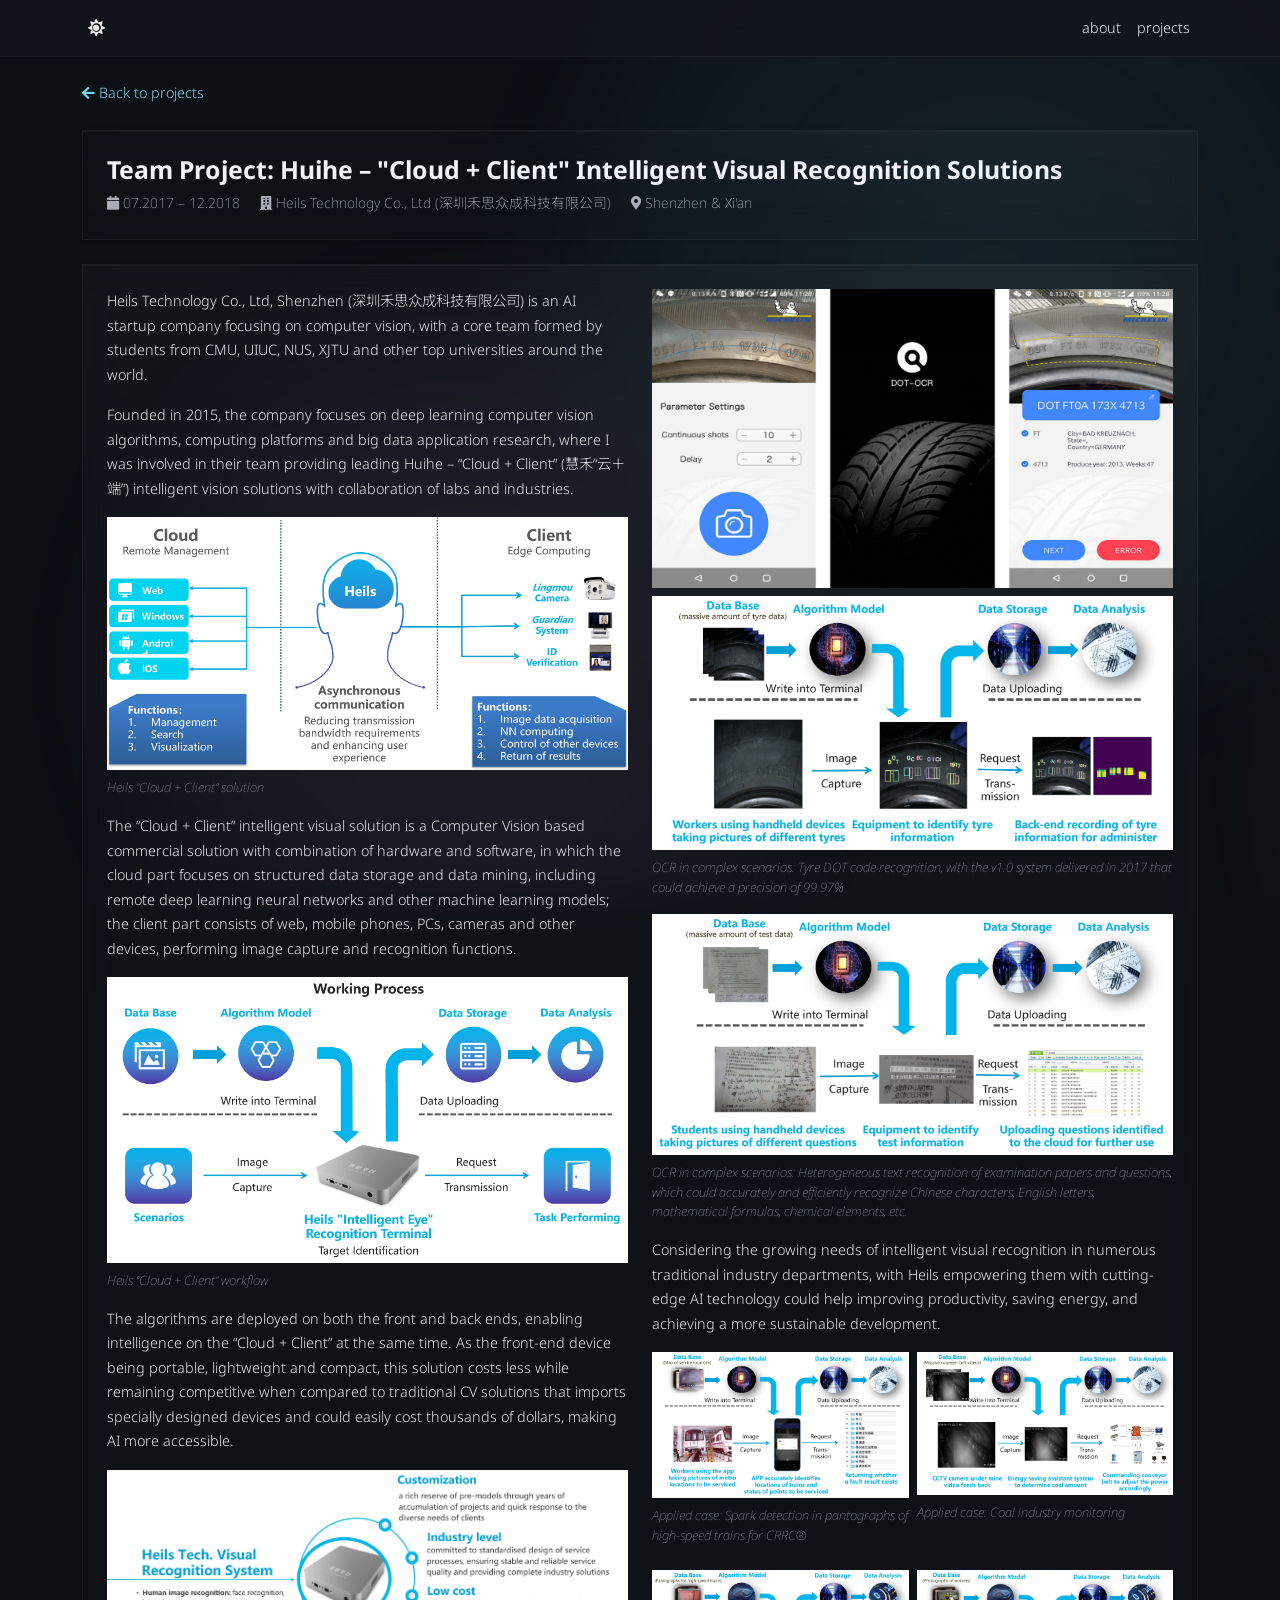
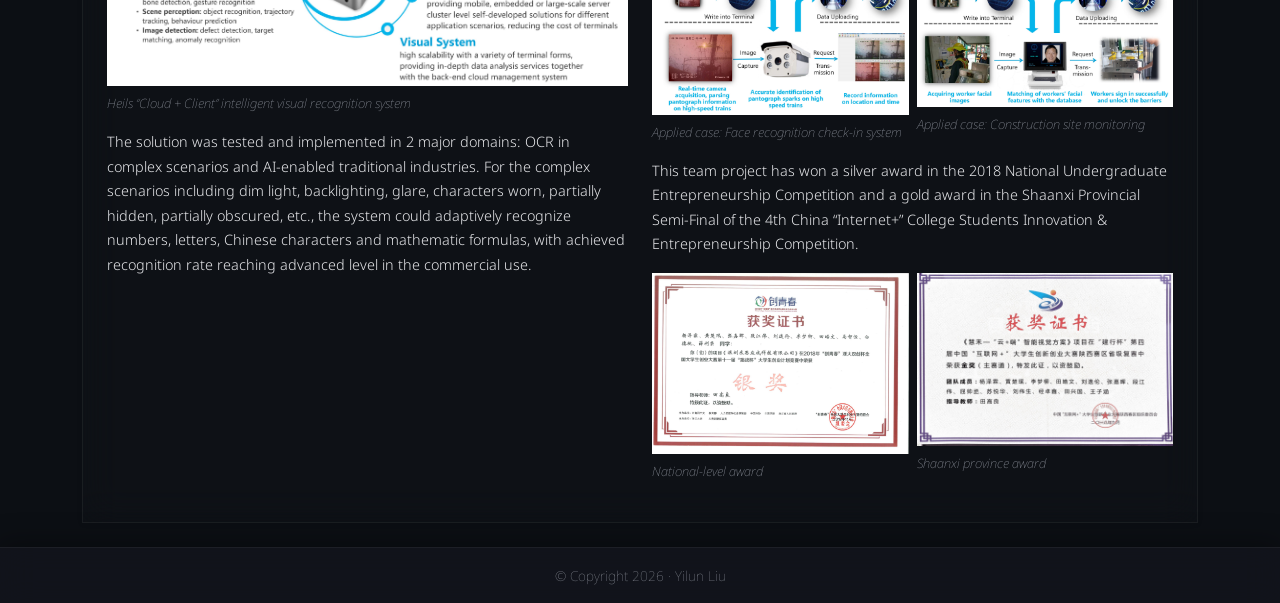
<file: project/heils/index.html>
<!DOCTYPE html>
<html lang="en">
<head>
  <meta charset="UTF-8" />
  <script>(function(){var t=localStorage.getItem('theme')||'dark';document.documentElement.setAttribute('data-theme',t);})();</script>
  <meta name="viewport" content="width=device-width, initial-scale=1.0" />
  <link rel="preconnect" href="https://fonts.googleapis.com" />
  <link rel="preconnect" href="https://fonts.gstatic.com" crossorigin />
  <title>Heils Team Project – Yilun Liu</title>
  <link rel="stylesheet" href="https://cdn.jsdelivr.net/npm/bootstrap@5.3.2/dist/css/bootstrap.min.css" />
  <link rel="stylesheet" href="https://cdnjs.cloudflare.com/ajax/libs/font-awesome/5.15.4/css/all.min.css" />
  <link rel="stylesheet" href="../../assets/css/style.css" />
</head>
<body>

<div class="scene" aria-hidden="true">
  <div class="scene__blob scene__blob--1"></div>
  <div class="scene__blob scene__blob--2"></div>
  <div class="scene__blob scene__blob--3"></div>
</div>

<!-- ===== Navbar ===== -->
<nav class="navbar navbar-expand-lg sticky-top">
  <div class="container">
    <button type="button" id="theme-toggle" class="theme-toggle-btn ms-2 flex-shrink-0" title="Toggle dark/light mode" aria-label="Toggle theme">
      <i class="fas fa-sun" id="theme-icon"></i>
    </button>
    <div class="d-flex align-items-center ms-auto flex-shrink-0 navbar-toolbar">
      <button class="navbar-toggler" type="button" data-bs-toggle="collapse" data-bs-target="#mainNav"
        aria-controls="mainNav" aria-expanded="false" aria-label="Toggle navigation">
        <span class="navbar-toggler-icon"></span>
      </button>
    </div>
    <div class="collapse navbar-collapse" id="mainNav">
      <ul class="navbar-nav ms-auto">
        <li class="nav-item"><a class="nav-link" href="../../index.html">about</a></li>
        <li class="nav-item"><a class="nav-link" href="../projects.html">projects</a></li>
      </ul>
    </div>
  </div>
</nav>

<main class="container my-4">

  <div class="back-link">
    <a href="../projects.html"><i class="fas fa-arrow-left me-1"></i>Back to projects</a>
  </div>

  <div class="page-hero">
    <h1>Team Project: Huihe – "Cloud + Client" Intelligent Visual Recognition Solutions</h1>
    <div class="meta">
      <span><i class="fas fa-calendar me-1"></i>07.2017 – 12.2018</span>
      <span><i class="fas fa-building me-1"></i>Heils Technology Co., Ltd (深圳禾思众成科技有限公司)</span>
      <span><i class="fas fa-map-marker-alt me-1"></i>Shenzhen &amp; Xi'an</span>
    </div>
  </div>

  <div class="section-card">
    <div class="row g-4">

      <!-- Left column -->
      <div class="col-md-6">
        <p>
          Heils Technology Co., Ltd, Shenzhen (深圳禾思众成科技有限公司) is an AI startup company focusing on computer vision, with a core team formed by students from CMU, UIUC, NUS, XJTU and other top universities around the world.
        </p>
        <p>
          Founded in 2015, the company focuses on deep learning computer vision algorithms, computing platforms and big data application research, where I was involved in their team providing leading Huihe – “Cloud + Client” (慧禾“云＋端”) intelligent vision solutions with collaboration of labs and industries.
        </p>

        <img src="../../assets/images/heils_cloudclient_introduction.jpg" alt="Cloud+Client Introduction" class="content-img" />
        <div class="img-caption">Heils “Cloud + Client” solution</div>

        <p>The “Cloud + Client” intelligent visual solution is a Computer Vision based commercial solution with combination of hardware and software, in which the cloud part focuses on structured data storage and data mining, including remote deep learning neural networks and other machine learning models; the client part consists of web, mobile phones, PCs, cameras and other devices, performing image capture and recognition functions.</p>

        <img src="../../assets/images/heils_cloudclient_workflow.jpg" alt="Cloud+Client Workflow" class="content-img" />
        <div class="img-caption">Heils “Cloud + Client” workflow</div>

        <p></p>The algorithms are deployed on both the front and back ends, enabling intelligence on the “Cloud + Client” at the same time. As the front-end device being portable, lightweight and compact, this solution costs less while remaining competitive when compared to traditional CV solutions that imports specially designed devices and could easily cost thousands of dollars, making AI more accessible.</p>

        <img src="../../assets/images/heils_cloudclient_solution.jpg" alt="Cloud+Client Solution" class="content-img" />
        <div class="img-caption">Heils “Cloud + Client” intelligent visual recognition system </div>

        <p>The solution was tested and implemented in 2 major domains: OCR in complex scenarios and AI-enabled traditional industries. For the complex scenarios including dim light, backlighting, glare, characters worn, partially hidden, partially obscured, etc., the system could adaptively recognize numbers, letters, Chinese characters and mathematic formulas, with achieved recognition rate reaching advanced level in the commercial use.
        </p>
      </div>

      <!-- Right column -->
      <div class="col-md-6">
        <img src="../../assets/images/heils_OCR_tyre2.jpg" alt="Tyre OCR" class="content-img" />

        <img src="../../assets/images/heils_OCR_tyre.jpg" alt="Tyre OCR detailed" class="content-img" />
        <div class="img-caption">OCR in complex scenarios: Tyre DOT code recognition, with the v1.0 system delivered in 2017 that could achieve a precision of 99.97%</div>

        <img src="../../assets/images/heils_OCR_test.jpg" alt="OCR Testing" class="content-img" />
        <div class="img-caption">OCR in complex scenarios: Heterogeneous text recognition of examination papers and questions, which could accurately and efficiently recognize Chinese characters, English letters, mathematical formulas, chemical elements, etc.</div>

        <p> Considering the growing needs of intelligent visual recognition in numerous traditional industry departments, with Heils empowering them with cutting-edge AI technology could help improving productivity, saving energy, and achieving a more sustainable development.</p>
        <div class="row g-2">
          <div class="col-6">
            <img src="../../assets/images/heils_industry_metro.jpg" alt="Metro Application" class="content-img" />
            <div class="img-caption">Applied case: Spark detection in pantographs of high-speed trains for CRRC®</div>
          </div>
          <div class="col-6">
            <img src="../../assets/images/heils_industry_coal.jpg" alt="Coal Application" class="content-img" />
            <div class="img-caption">Applied case: Coal industry monitoring</div>
          </div>
          <div class="col-6">
            <img src="../../assets/images/heils_industry_panto.jpg" alt="Pantograph Inspection" class="content-img" />
            <div class="img-caption">Applied case: Face recognition check-in system</div>
          </div>
          <div class="col-6">
            <img src="../../assets/images/heils_industry_construction.jpg" alt="Construction" class="content-img" />
            <div class="img-caption">Applied case: Construction site monitoring</div>
          </div>
        </div>

        <p>This team project has won a silver award in the 2018 National Undergraduate Entrepreneurship Competition and a gold award in the Shaanxi Provincial Semi-Final of the 4th China “Internet+” College Students Innovation & Entrepreneurship Competition.</p>
        <div class="row g-2">
          <div class="col-6">
            <img src="../../assets/images/heils_award_national.jpg" alt="National Award" class="content-img" />
            <div class="img-caption">National-level award</div>
          </div>
          <div class="col-6">
            <img src="../../assets/images/heils_award_Shaanxi.jpg" alt="Shaanxi Award" class="content-img" />
            <div class="img-caption">Shaanxi province award</div>
          </div>
        </div>
      </div>

    </div>
  </div>

</main>

<!-- ===== Footer ===== -->
<footer>
  © Copyright 2026 &middot; Yilun Liu
</footer>

<script src="https://cdn.jsdelivr.net/npm/bootstrap@5.3.2/dist/js/bootstrap.bundle.min.js"></script>
<script src="../../assets/js/theme-favicon.js"></script>
</body>
</html>
</file>
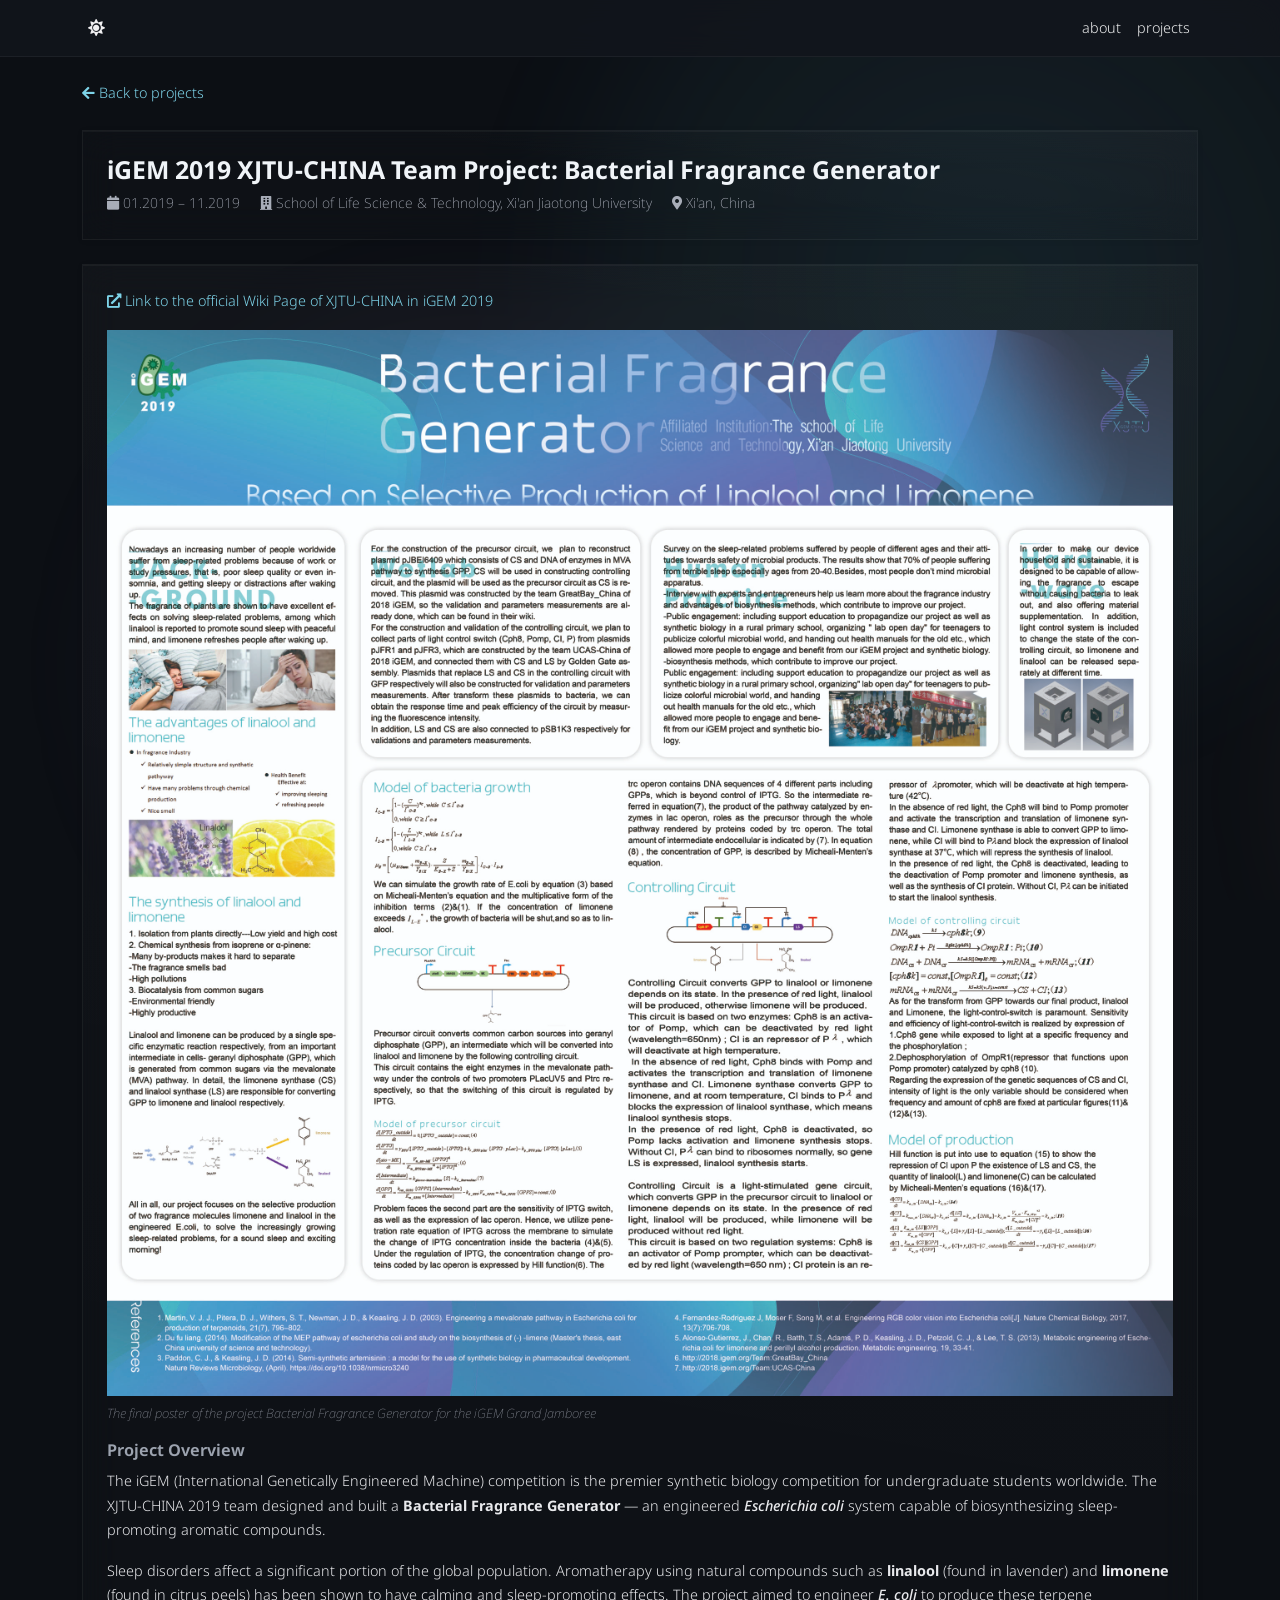
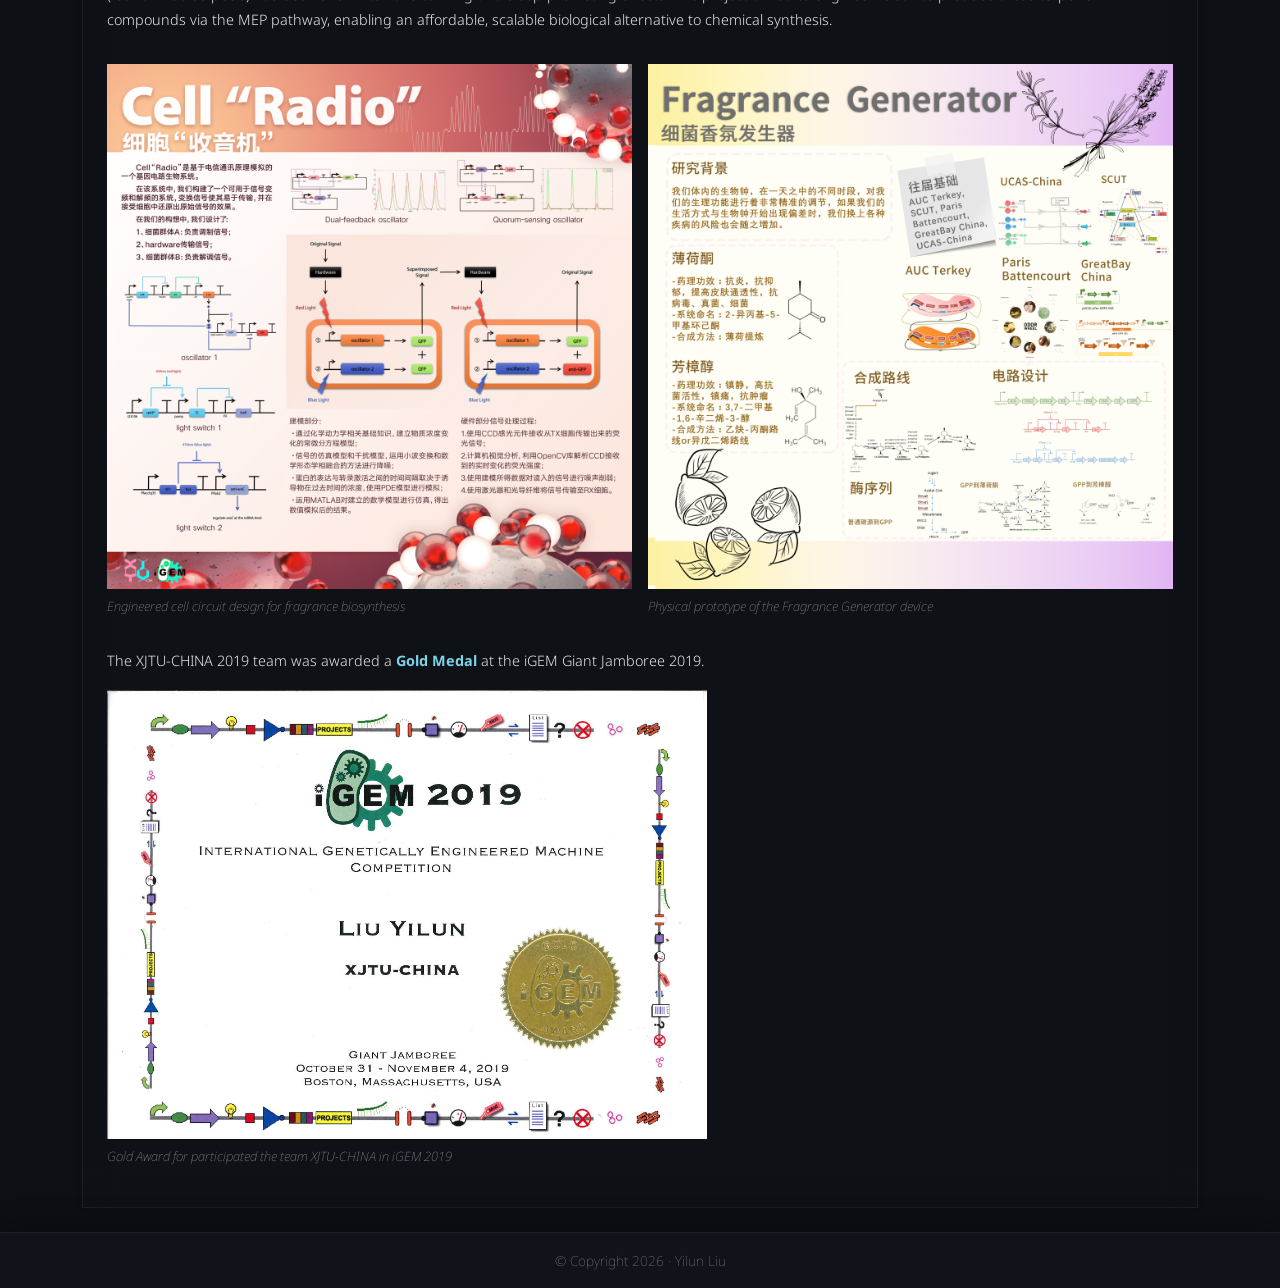
<file: project/igem/index.html>
<!DOCTYPE html>
<html lang="en">
<head>
  <meta charset="UTF-8" />
  <script>(function(){var t=localStorage.getItem('theme')||'dark';document.documentElement.setAttribute('data-theme',t);})();</script>
  <meta name="viewport" content="width=device-width, initial-scale=1.0" />
  <link rel="preconnect" href="https://fonts.googleapis.com" />
  <link rel="preconnect" href="https://fonts.gstatic.com" crossorigin />
  <title>iGEM 2019 – Yilun Liu</title>
  <link rel="stylesheet" href="https://cdn.jsdelivr.net/npm/bootstrap@5.3.2/dist/css/bootstrap.min.css" />
  <link rel="stylesheet" href="https://cdnjs.cloudflare.com/ajax/libs/font-awesome/5.15.4/css/all.min.css" />
  <link rel="stylesheet" href="../../assets/css/style.css" />
</head>
<body>

<div class="scene" aria-hidden="true">
  <div class="scene__blob scene__blob--1"></div>
  <div class="scene__blob scene__blob--2"></div>
  <div class="scene__blob scene__blob--3"></div>
</div>

<!-- ===== Navbar ===== -->
<nav class="navbar navbar-expand-lg sticky-top">
  <div class="container">
    <button type="button" id="theme-toggle" class="theme-toggle-btn ms-2 flex-shrink-0" title="Toggle dark/light mode" aria-label="Toggle theme">
      <i class="fas fa-sun" id="theme-icon"></i>
    </button>
    <div class="d-flex align-items-center ms-auto flex-shrink-0 navbar-toolbar">
      <button class="navbar-toggler" type="button" data-bs-toggle="collapse" data-bs-target="#mainNav"
        aria-controls="mainNav" aria-expanded="false" aria-label="Toggle navigation">
        <span class="navbar-toggler-icon"></span>
      </button>
    </div>
    <div class="collapse navbar-collapse" id="mainNav">
      <ul class="navbar-nav ms-auto">
        <li class="nav-item"><a class="nav-link" href="../../index.html">about</a></li>
        <li class="nav-item"><a class="nav-link" href="../projects.html">projects</a></li>
      </ul>
    </div>
  </div>
</nav>

<main class="container my-4">

  <div class="back-link">
    <a href="../projects.html"><i class="fas fa-arrow-left me-1"></i>Back to projects</a>
  </div>

  <div class="page-hero">
    <h1>iGEM 2019 XJTU-CHINA Team Project: Bacterial Fragrance Generator</h1>
    <div class="meta">
      <span><i class="fas fa-calendar me-1"></i>01.2019 – 11.2019</span>
      <span><i class="fas fa-building me-1"></i>School of Life Science &amp; Technology, Xi'an Jiaotong University</span>
      <span><i class="fas fa-map-marker-alt me-1"></i>Xi'an, China</span>
    </div>
  </div>

  <div class="section-card">

    <p>
      <a href="http://2019.igem.org/Team:XJTU-China" target="_blank" rel="noopener">
        <i class="fas fa-external-link-alt me-1"></i>Link to the official Wiki Page of XJTU-CHINA in iGEM 2019
      </a>
    </p>

    <img src="../../assets/images/iGEM_poster-scaled.jpg" alt="iGEM 2019 Poster" class="content-img" />
    <div class="img-caption">The final poster of the project Bacterial Fragrance Generator for the iGEM Grand Jamboree</div>

    <h3 class="sub-title mt-3">Project Overview</h3>
    <p>
      The iGEM (International Genetically Engineered Machine) competition is the premier synthetic biology
      competition for undergraduate students worldwide. The XJTU-CHINA 2019 team designed and built a
      <strong>Bacterial Fragrance Generator</strong> — an engineered <em>Escherichia coli</em> system
      capable of biosynthesizing sleep-promoting aromatic compounds.
    </p>
    <p>
      Sleep disorders affect a significant portion of the global population. Aromatherapy using natural
      compounds such as <strong>linalool</strong> (found in lavender) and <strong>limonene</strong>
      (found in citrus peels) has been shown to have calming and sleep-promoting effects. The project
      aimed to engineer <em>E. coli</em> to produce these terpene compounds via the MEP pathway, enabling
      an affordable, scalable biological alternative to chemical synthesis.
    </p>

    <div class="row g-3 my-3">
      <div class="col-md-6">
        <img src="../../assets/images/iGEM_Cell-Radio-scaled.jpg" alt="Cell Radio Design" class="content-img" />
        <div class="img-caption">Engineered cell circuit design for fragrance biosynthesis</div>
      </div>
      <div class="col-md-6">
        <img src="../../assets/images/iGEM_Fragrance-Generator-scaled.jpg" alt="Fragrance Generator Device" class="content-img" />
        <div class="img-caption">Physical prototype of the Fragrance Generator device</div>
      </div>
    </div>

    <p>
      The XJTU-CHINA 2019 team was awarded a <strong class="accent">Gold Medal</strong> at the iGEM Giant Jamboree 2019.
    </p>

    <img src="../../assets/images/iGEM_award.jpg" alt="iGEM Gold Award" class="content-img" style="max-width: 600px;">
    <div class="img-caption" >Gold Award for participated the team XJTU-CHINA in iGEM 2019</div>

  </div>

</main>

<!-- ===== Footer ===== -->
<footer>
  © Copyright 2026 &middot; Yilun Liu
</footer>

<script src="https://cdn.jsdelivr.net/npm/bootstrap@5.3.2/dist/js/bootstrap.bundle.min.js"></script>
<script src="../../assets/js/theme-favicon.js"></script>
</body>
</html>
</file>
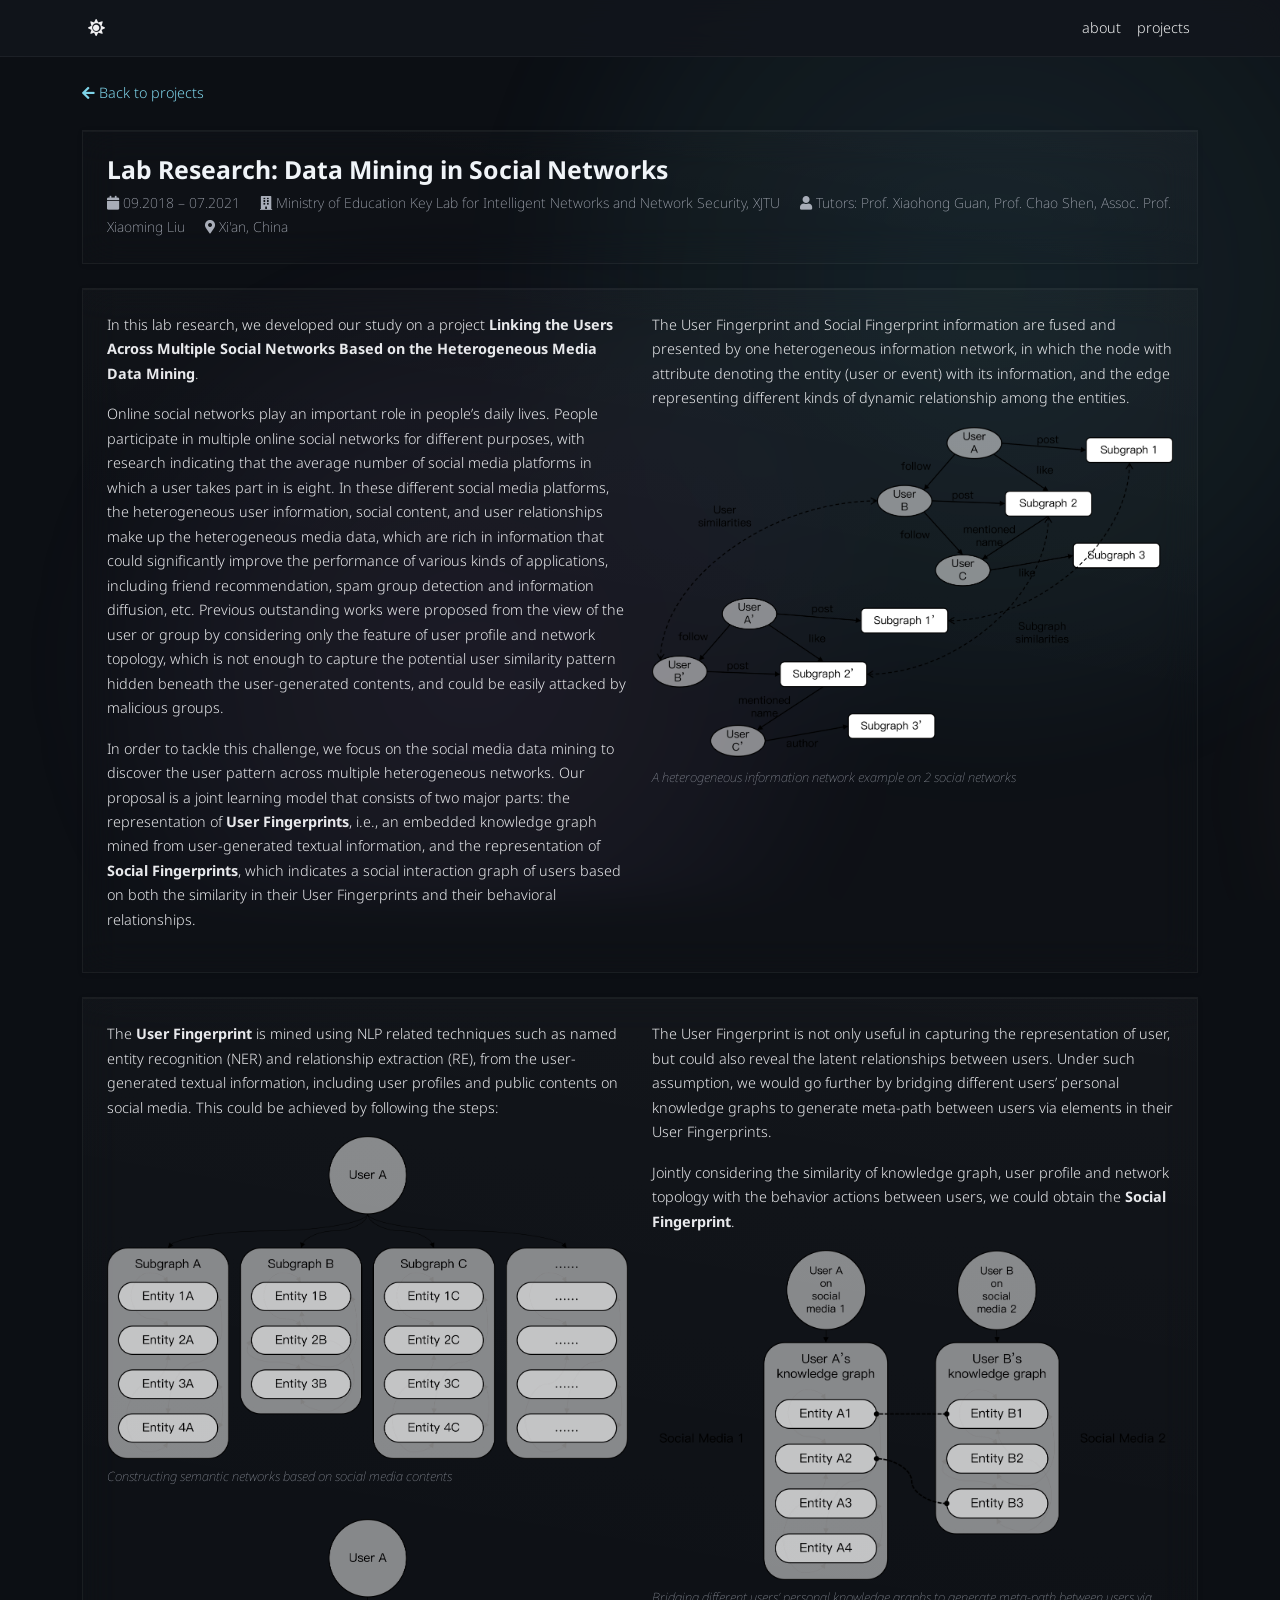
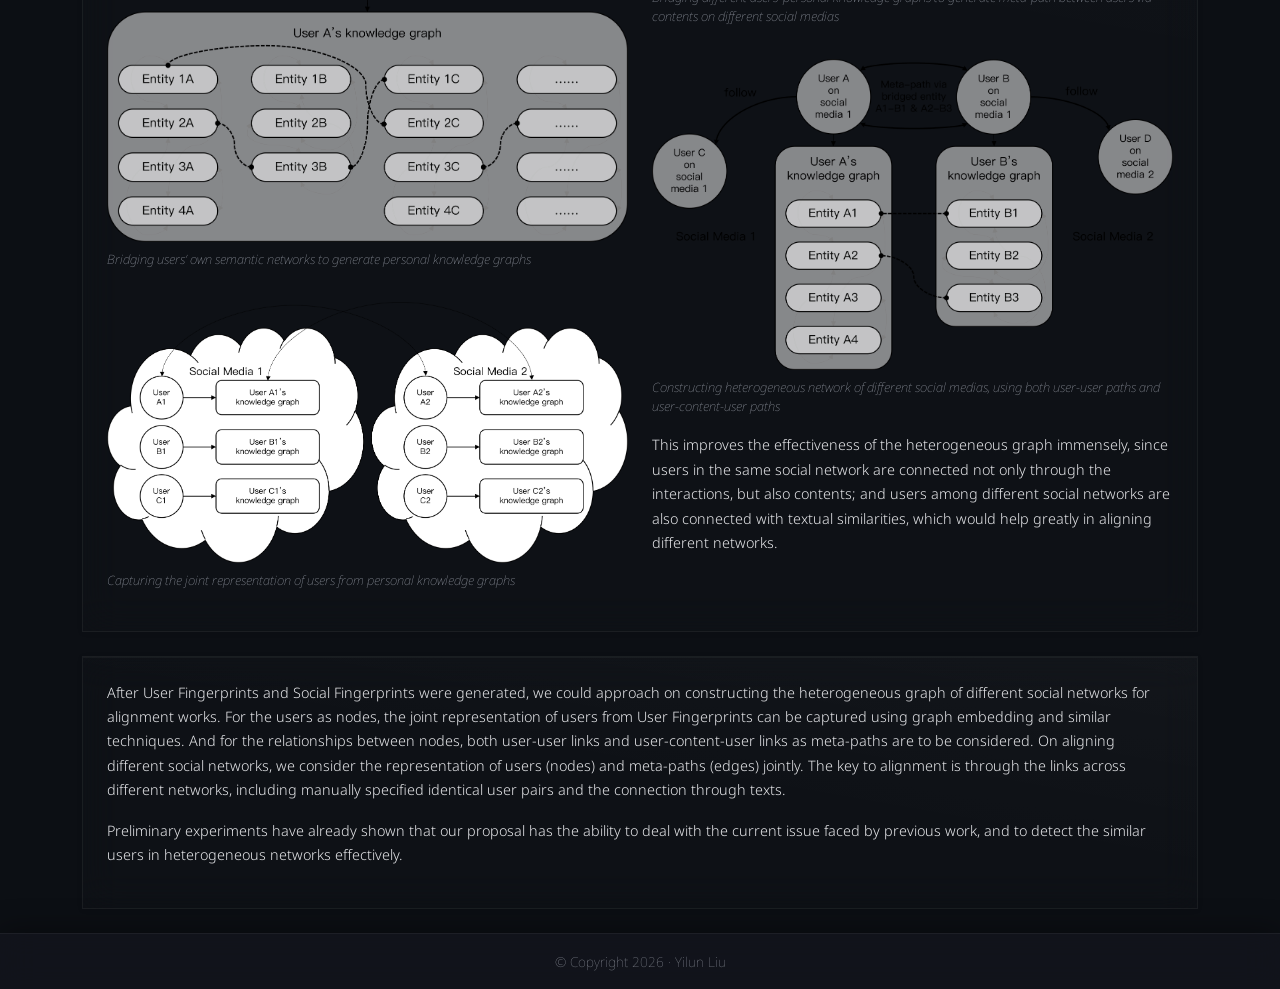
<file: project/moe/index.html>
<!DOCTYPE html>
<html lang="en">
<head>
  <meta charset="UTF-8" />
  <script>(function(){var t=localStorage.getItem('theme')||'dark';document.documentElement.setAttribute('data-theme',t);})();</script>
  <meta name="viewport" content="width=device-width, initial-scale=1.0" />
  <link rel="preconnect" href="https://fonts.googleapis.com" />
  <link rel="preconnect" href="https://fonts.gstatic.com" crossorigin />
  <title>Lab Research: Social Networks – Yilun Liu</title>
  <link rel="stylesheet" href="https://cdn.jsdelivr.net/npm/bootstrap@5.3.2/dist/css/bootstrap.min.css" />
  <link rel="stylesheet" href="https://cdnjs.cloudflare.com/ajax/libs/font-awesome/5.15.4/css/all.min.css" />
  <link rel="stylesheet" href="../../assets/css/style.css" />
</head>
<body>

<div class="scene" aria-hidden="true">
  <div class="scene__blob scene__blob--1"></div>
  <div class="scene__blob scene__blob--2"></div>
  <div class="scene__blob scene__blob--3"></div>
</div>

<!-- ===== Navbar ===== -->
<nav class="navbar navbar-expand-lg sticky-top">
  <div class="container">
    <button type="button" id="theme-toggle" class="theme-toggle-btn ms-2 flex-shrink-0" title="Toggle dark/light mode" aria-label="Toggle theme">
      <i class="fas fa-sun" id="theme-icon"></i>
    </button>
    <div class="d-flex align-items-center ms-auto flex-shrink-0 navbar-toolbar">
      <button class="navbar-toggler" type="button" data-bs-toggle="collapse" data-bs-target="#mainNav"
        aria-controls="mainNav" aria-expanded="false" aria-label="Toggle navigation">
        <span class="navbar-toggler-icon"></span>
      </button>
    </div>
    <div class="collapse navbar-collapse" id="mainNav">
      <ul class="navbar-nav ms-auto">
        <li class="nav-item"><a class="nav-link" href="../../index.html">about</a></li>
        <li class="nav-item"><a class="nav-link" href="../projects.html">projects</a></li>
      </ul>
    </div>
  </div>
</nav>

<main class="container my-4">

  <div class="back-link">
    <a href="../projects.html"><i class="fas fa-arrow-left me-1"></i>Back to projects</a>
  </div>

  <div class="page-hero">
    <h1>Lab Research: Data Mining in Social Networks</h1>
    <div class="meta">
      <span><i class="fas fa-calendar me-1"></i>09.2018 – 07.2021</span>
      <span><i class="fas fa-building me-1"></i>Ministry of Education Key Lab for Intelligent Networks and Network Security, XJTU</span>
      <span><i class="fas fa-user me-1"></i>Tutors: Prof. Xiaohong Guan, Prof. Chao Shen, Assoc. Prof. Xiaoming Liu</span>
      <span><i class="fas fa-map-marker-alt me-1"></i>Xi'an, China</span>
    </div>
  </div>

  <!-- Introduction: motivation (left) and proposal + heterogeneous example (right) -->
  <div class="section-card">
    <div class="row g-4 align-items-start">
      <div class="col-md-6">
        <p>
          In this lab research, we developed our study on a project
          <strong>Linking the Users Across Multiple Social Networks Based on the Heterogeneous Media Data Mining</strong>.
        </p>
        <p>
          Online social networks play an important role in people’s daily lives. People participate in
          multiple online social networks for different purposes, with research indicating that the average
          number of social media platforms in which a user takes part in is eight. In these different social
          media platforms, the heterogeneous user information, social content, and user relationships make up
          the heterogeneous media data, which are rich in information that could significantly improve the
          performance of various kinds of applications, including friend recommendation, spam group detection
          and information diffusion, etc. Previous outstanding works were proposed from the view of the user
          or group by considering only the feature of user profile and network topology, which is not enough
          to capture the potential user similarity pattern hidden beneath the user-generated contents, and
          could be easily attacked by malicious groups.
        </p>
        <p>
          In order to tackle this challenge, we focus on the social media data mining to discover the user
          pattern across multiple heterogeneous networks. Our proposal is a joint learning model that
          consists of two major parts: the representation of <strong>User Fingerprints</strong>, i.e., an
          embedded knowledge graph mined from user-generated textual information, and the representation of
          <strong>Social Fingerprints</strong>, which indicates a social interaction graph of users based on
          both the similarity in their User Fingerprints and their behavioral relationships.
        </p>
      </div>
      <div class="col-md-6">
        <p>
          The User Fingerprint and Social Fingerprint information are fused and presented by one heterogeneous
          information network, in which the node with attribute denoting the entity (user or event) with its
          information, and the edge representing different kinds of dynamic relationship among the entities.
        </p>
        <img src="../../assets/images/moe_heterogeneous_example.png" alt="A heterogeneous information network example on two social networks" class="content-img" />
        <div class="img-caption">A heterogeneous information network example on 2 social networks</div>
      </div>
    </div>
  </div>


  <!-- User Fingerprint pipeline (left) and Social Fingerprint / heterogeneous graph (right) -->
  <div class="section-card">
    <div class="row g-4 align-items-start">
      <div class="col-md-6">
        <p>
          The <strong>User Fingerprint</strong> is mined using NLP related techniques such as named entity
          recognition (NER) and relationship extraction (RE), from the user-generated textual information,
          including user profiles and public contents on social media. This could be achieved by following the steps:
        </p>
        <img src="../../assets/images/moe_semantic_network_constructing.png" alt="Constructing semantic networks based on social media contents" class="content-img" />
        <div class="img-caption">Constructing semantic networks based on social media contents</div>

        <img src="../../assets/images/moe_semantic_network_bridging.png" alt="Bridging users’ semantic networks into personal knowledge graphs" class="content-img mt-3" />
        <div class="img-caption">Bridging users’ own semantic networks to generate personal knowledge graphs</div>

        <img src="../../assets/images/moe_personal_knowledge_graphs.png" alt="Joint user representation from personal knowledge graphs" class="content-img mt-3" />
        <div class="img-caption">Capturing the joint representation of users from personal knowledge graphs</div>
      </div>
      <div class="col-md-6">
        <p>
          The User Fingerprint is not only useful in capturing the representation of user, but could also
          reveal the latent relationships between users. Under such assumption, we would go further by bridging
          different users’ personal knowledge graphs to generate meta-path between users via elements in their
          User Fingerprints.
        </p>
        <p>
          Jointly considering the similarity of knowledge graph, user profile and network topology with the
          behavior actions between users, we could obtain the <strong>Social Fingerprint</strong>.
        </p>
        <img src="../../assets/images/moe_knowledge_graph_bridging.png" alt="Bridging personal knowledge graphs across social media" class="content-img" />
        <div class="img-caption">Bridging different users’ personal knowledge graphs to generate meta-path between users via contents on different social medias</div>

        <img src="../../assets/images/moe_heterogeneous_constructing.png" alt="Heterogeneous network with user-user and user-content-user paths" class="content-img mt-3" />
        <div class="img-caption">Constructing heterogeneous network of different social medias, using both user-user paths and user-content-user paths</div>

        <p>
          This improves the effectiveness of the heterogeneous graph immensely, since users in the same social
          network are connected not only through the interactions, but also contents; and users among different
          social networks are also connected with textual similarities, which would help greatly in aligning
          different networks.
        </p>
      </div>
    </div>
  </div>


  <!-- Alignment and preliminary results -->
  <div class="section-card">
    <p>
      After User Fingerprints and Social Fingerprints were generated, we could approach on constructing the
      heterogeneous graph of different social networks for alignment works. For the users as nodes, the joint
      representation of users from User Fingerprints can be captured using graph embedding and similar
      techniques. And for the relationships between nodes, both user-user links and user-content-user links as
      meta-paths are to be considered. On aligning different social networks, we consider the representation of
      users (nodes) and meta-paths (edges) jointly. The key to alignment is through the links across different
      networks, including manually specified identical user pairs and the connection through texts.
    </p>
    <p>
      Preliminary experiments have already shown that our proposal has the ability to deal with the current
      issue faced by previous work, and to detect the similar users in heterogeneous networks effectively.
    </p>
  </div>

</main>

<!-- ===== Footer ===== -->
<footer>
  © Copyright 2026 &middot; Yilun Liu
</footer>

<script src="https://cdn.jsdelivr.net/npm/bootstrap@5.3.2/dist/js/bootstrap.bundle.min.js"></script>
<script src="../../assets/js/theme-favicon.js"></script>
</body>
</html>
</file>
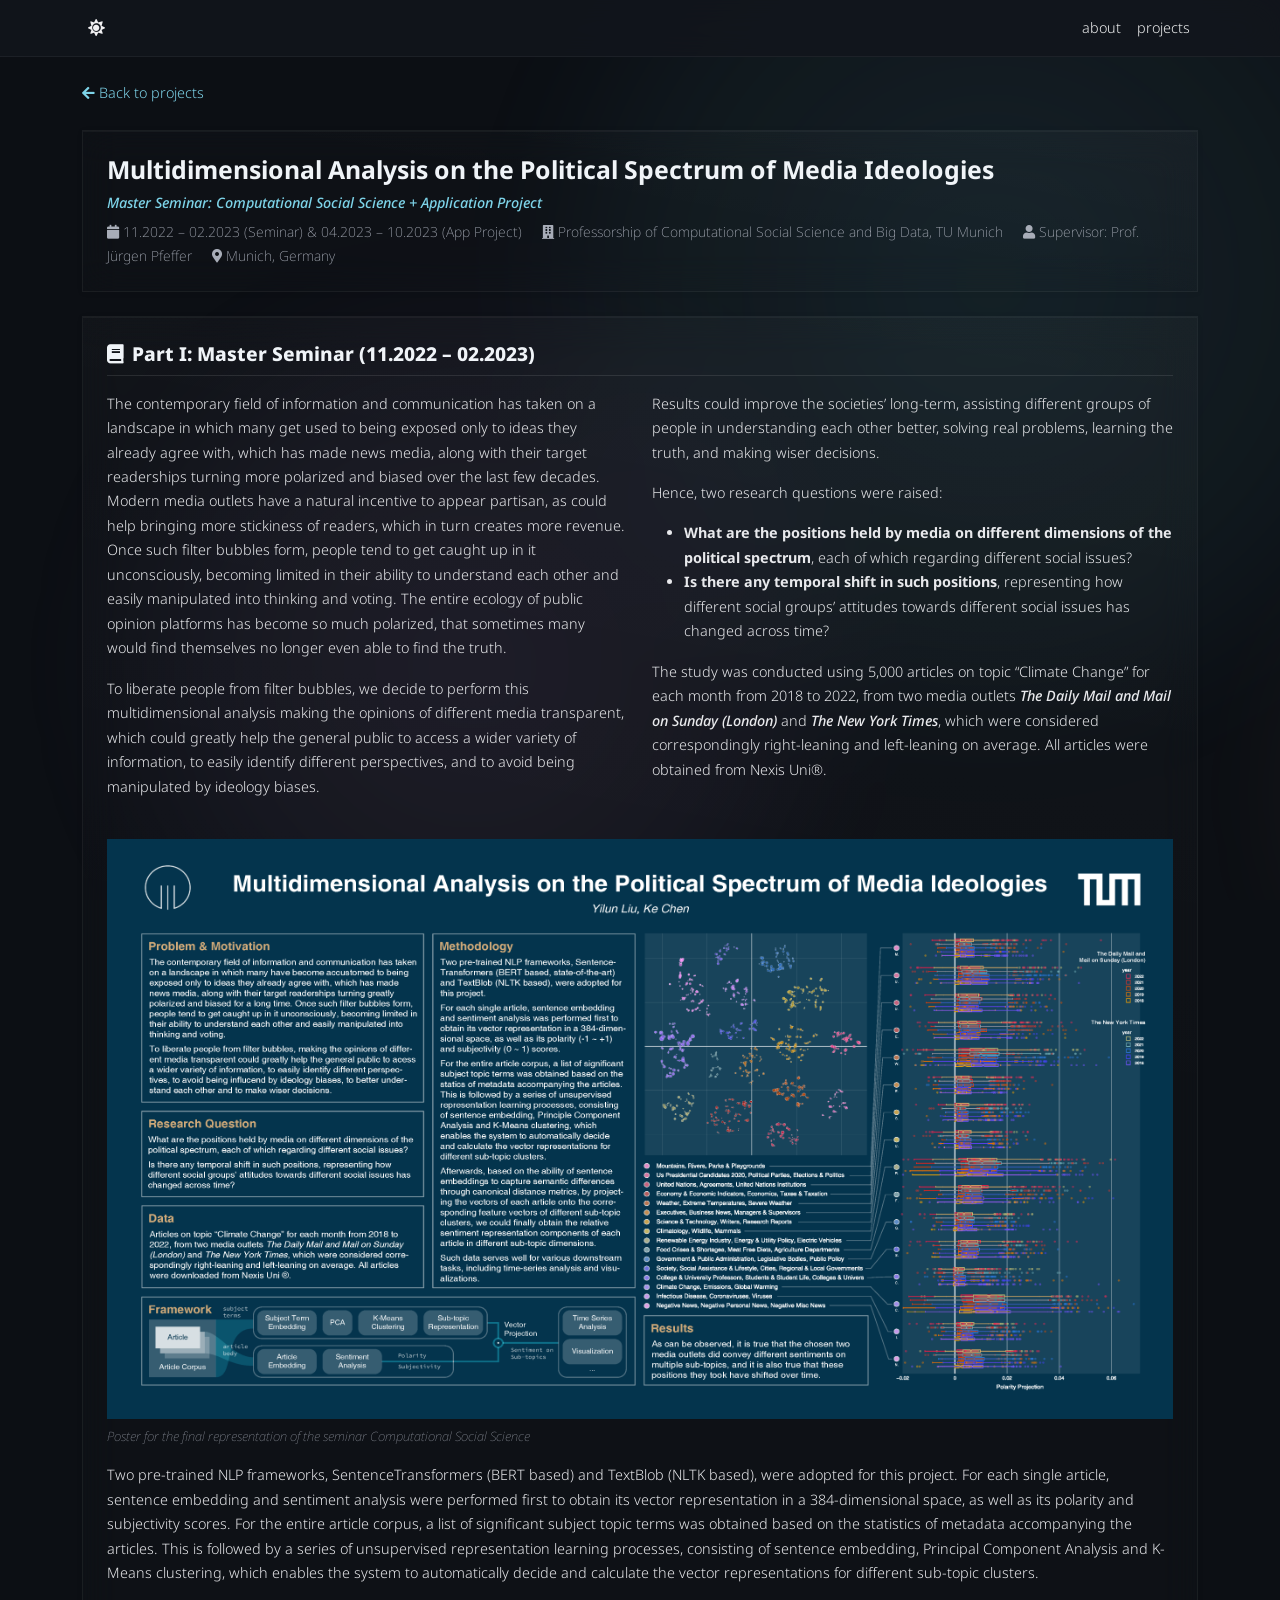
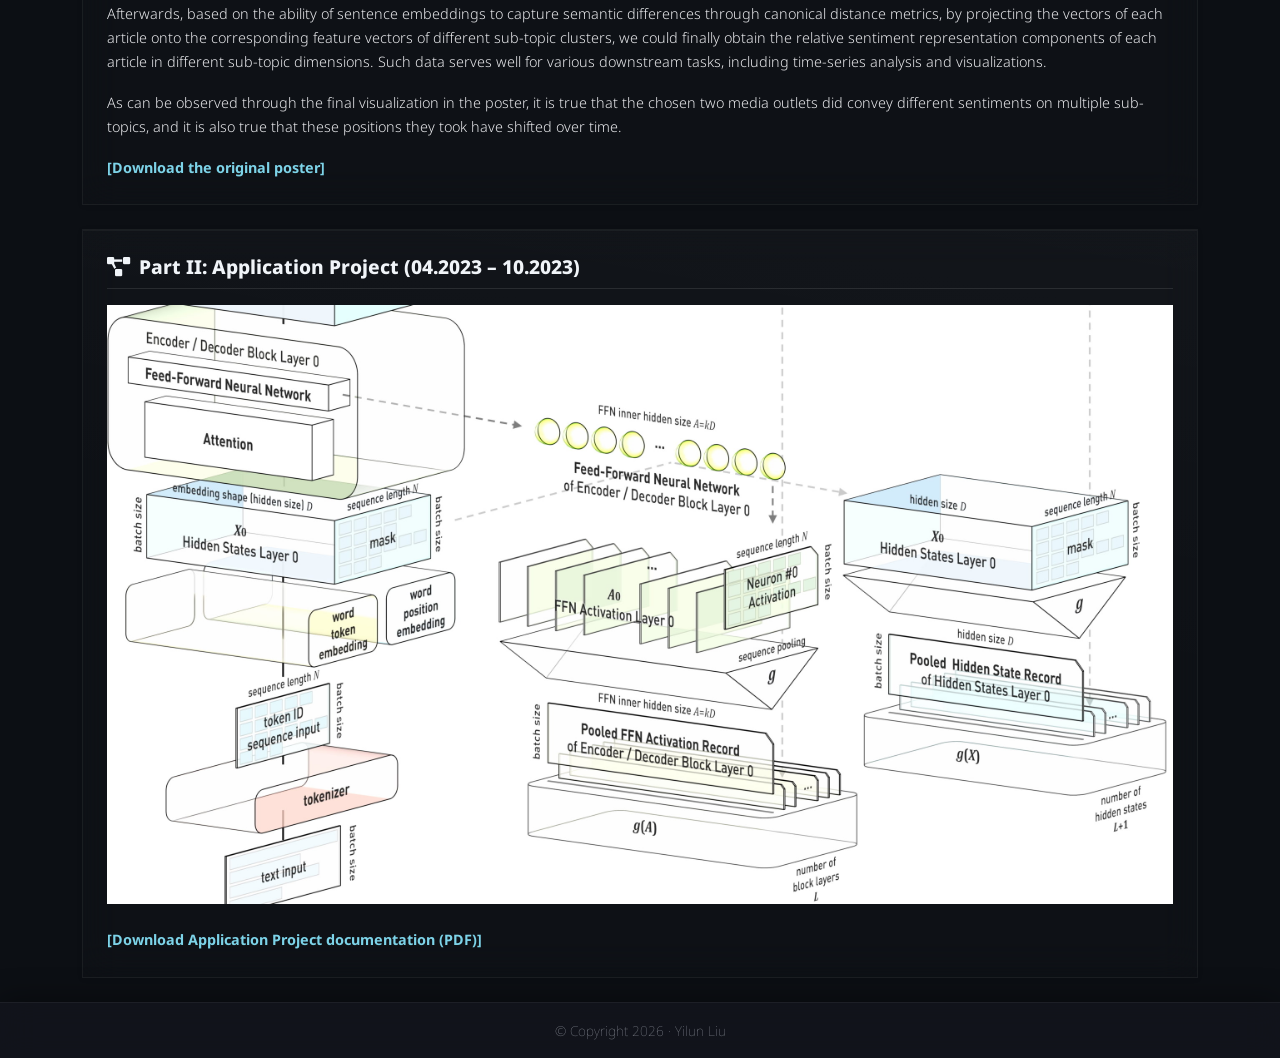
<file: project/seminar/index.html>
<!DOCTYPE html>
<html lang="en">
<head>
  <meta charset="UTF-8" />
  <script>(function(){var t=localStorage.getItem('theme')||'dark';document.documentElement.setAttribute('data-theme',t);})();</script>
  <meta name="viewport" content="width=device-width, initial-scale=1.0" />
  <link rel="preconnect" href="https://fonts.googleapis.com" />
  <link rel="preconnect" href="https://fonts.gstatic.com" crossorigin />
  <title>Media Ideology Analysis – Yilun Liu</title>
  <link rel="stylesheet" href="https://cdn.jsdelivr.net/npm/bootstrap@5.3.2/dist/css/bootstrap.min.css" />
  <link rel="stylesheet" href="https://cdnjs.cloudflare.com/ajax/libs/font-awesome/5.15.4/css/all.min.css" />
  <link rel="stylesheet" href="../../assets/css/style.css" />
</head>
<body>

<div class="scene" aria-hidden="true">
  <div class="scene__blob scene__blob--1"></div>
  <div class="scene__blob scene__blob--2"></div>
  <div class="scene__blob scene__blob--3"></div>
</div>

<!-- ===== Navbar ===== -->
<nav class="navbar navbar-expand-lg sticky-top">
  <div class="container">
    <button type="button" id="theme-toggle" class="theme-toggle-btn ms-2 flex-shrink-0" title="Toggle dark/light mode" aria-label="Toggle theme">
      <i class="fas fa-sun" id="theme-icon"></i>
    </button>
    <div class="d-flex align-items-center ms-auto flex-shrink-0 navbar-toolbar">
      <button class="navbar-toggler" type="button" data-bs-toggle="collapse" data-bs-target="#mainNav"
        aria-controls="mainNav" aria-expanded="false" aria-label="Toggle navigation">
        <span class="navbar-toggler-icon"></span>
      </button>
    </div>
    <div class="collapse navbar-collapse" id="mainNav">
      <ul class="navbar-nav ms-auto">
        <li class="nav-item"><a class="nav-link" href="../../index.html">about</a></li>
        <li class="nav-item"><a class="nav-link" href="../projects.html">projects</a></li>
      </ul>
    </div>
  </div>
</nav>

<main class="container my-4">

  <div class="back-link">
    <a href="../projects.html"><i class="fas fa-arrow-left me-1"></i>Back to projects</a>
  </div>

  <div class="page-hero">
    <h1>Multidimensional Analysis on the Political Spectrum of Media Ideologies</h1>
    <p class="accent mb-1"><em>Master Seminar: Computational Social Science + Application Project</em></p>
    <div class="meta">
      <span><i class="fas fa-calendar me-1"></i>11.2022 – 02.2023 (Seminar) &amp; 04.2023 – 10.2023 (App Project)</span>
      <span><i class="fas fa-building me-1"></i>Professorship of Computational Social Science and Big Data, TU Munich</span>
      <span><i class="fas fa-user me-1"></i>Supervisor: Prof. Jürgen Pfeffer</span>
      <span><i class="fas fa-map-marker-alt me-1"></i>Munich, Germany</span>
    </div>
  </div>

  <!-- ===== Section 1: Master Seminar ===== -->
  <div class="section-card">
    <h2 class="section-title"><i class="fas fa-book me-2"></i>Part I: Master Seminar (11.2022 – 02.2023)</h2>

    <div class="row g-4 align-items-start">
      <div class="col-md-6">
        <p>
          The contemporary field of information and communication has taken on a landscape in which many get
          used to being exposed only to ideas they already agree with, which has made news media, along with
          their target readerships turning more polarized and biased over the last few decades. Modern media
          outlets have a natural incentive to appear partisan, as could help bringing more stickiness of
          readers, which in turn creates more revenue. Once such filter bubbles form, people tend to get caught
          up in it unconsciously, becoming limited in their ability to understand each other and easily
          manipulated into thinking and voting. The entire ecology of public opinion platforms has become so
          much polarized, that sometimes many would find themselves no longer even able to find the truth.
        </p>
        <p>
          To liberate people from filter bubbles, we decide to perform this multidimensional analysis making
          the opinions of different media transparent, which could greatly help the general public to access
          a wider variety of information, to easily identify different perspectives, and to avoid being
          manipulated by ideology biases.
        </p>
      </div>
      <div class="col-md-6">
        <p>
          Results could improve the societies’ long-term, assisting different groups of people in understanding
          each other better, solving real problems, learning the truth, and making wiser decisions.
        </p>
        <p>Hence, two research questions were raised:</p>
        <ul>
          <li>
            <strong>What are the positions held by media on different dimensions of the political spectrum</strong>,
            each of which regarding different social issues?
          </li>
          <li>
            <strong>Is there any temporal shift in such positions</strong>, representing how different social
            groups’ attitudes towards different social issues has changed across time?
          </li>
        </ul>
        <p class="mb-0">
          The study was conducted using 5,000 articles on topic “Climate Change” for each month from 2018 to
          2022, from two media outlets <em>The Daily Mail and Mail on Sunday (London)</em> and
          <em>The New York Times</em>, which were considered correspondingly right-leaning and left-leaning on
          average. All articles were obtained from Nexis Uni®.
        </p>
      </div>
    </div>

    <img src="../../assets/images/Poster_Yilun_Ke.png" alt="Poster for the seminar Computational Social Science" class="content-img mt-4" style="max-height: 800px; object-fit: contain; background: #0a2040;" />
    <div class="img-caption">Poster for the final representation of the seminar Computational Social Science</div>

    <p class="mt-3">
      Two pre-trained NLP frameworks, SentenceTransformers (BERT based) and TextBlob (NLTK based), were
      adopted for this project. For each single article, sentence embedding and sentiment analysis were
      performed first to obtain its vector representation in a 384-dimensional space, as well as its polarity
      and subjectivity scores. For the entire article corpus, a list of significant subject topic terms was
      obtained based on the statistics of metadata accompanying the articles. This is followed by a series of
      unsupervised representation learning processes, consisting of sentence embedding, Principal Component
      Analysis and K-Means clustering, which enables the system to automatically decide and calculate the
      vector representations for different sub-topic clusters.
    </p>
    <p>
      Afterwards, based on the ability of sentence embeddings to capture semantic differences through
      canonical distance metrics, by projecting the vectors of each article onto the corresponding feature
      vectors of different sub-topic clusters, we could finally obtain the relative sentiment representation
      components of each article in different sub-topic dimensions. Such data serves well for various
      downstream tasks, including time-series analysis and visualizations.
    </p>
    <p>
      As can be observed through the final visualization in the poster, it is true that the chosen two media
      outlets did convey different sentiments on multiple sub-topics, and it is also true that these positions
      they took have shifted over time.
    </p>
    <p class="mb-0">
      <a href="https://www.rfmoe.shop/Poster_Yilun_Ke/" target="_blank" rel="noopener noreferrer"><strong>[Download the original poster]</strong></a>
    </p>
  </div>

  <!-- ===== Section 2: Application Project ===== -->
  <div class="section-card">
    <h2 class="section-title"><i class="fas fa-project-diagram me-2"></i>Part II: Application Project (04.2023 – 10.2023)</h2>

    <img src="../../assets/images/AP-scaled.jpg" alt="Application Project Banner" class="content-img" />
    <p class="mt-3 mb-0">
      <a href="../../assets/files/AP-documentation.pdf" target="_blank" rel="noopener noreferrer"><strong>[Download Application Project documentation (PDF)]</strong></a>
    </p>
  </div>

</main>

<!-- ===== Footer ===== -->
<footer>
  © Copyright 2026 &middot; Yilun Liu
</footer>

<script src="https://cdn.jsdelivr.net/npm/bootstrap@5.3.2/dist/js/bootstrap.bundle.min.js"></script>
<script src="../../assets/js/theme-favicon.js"></script>
</body>
</html>
</file>
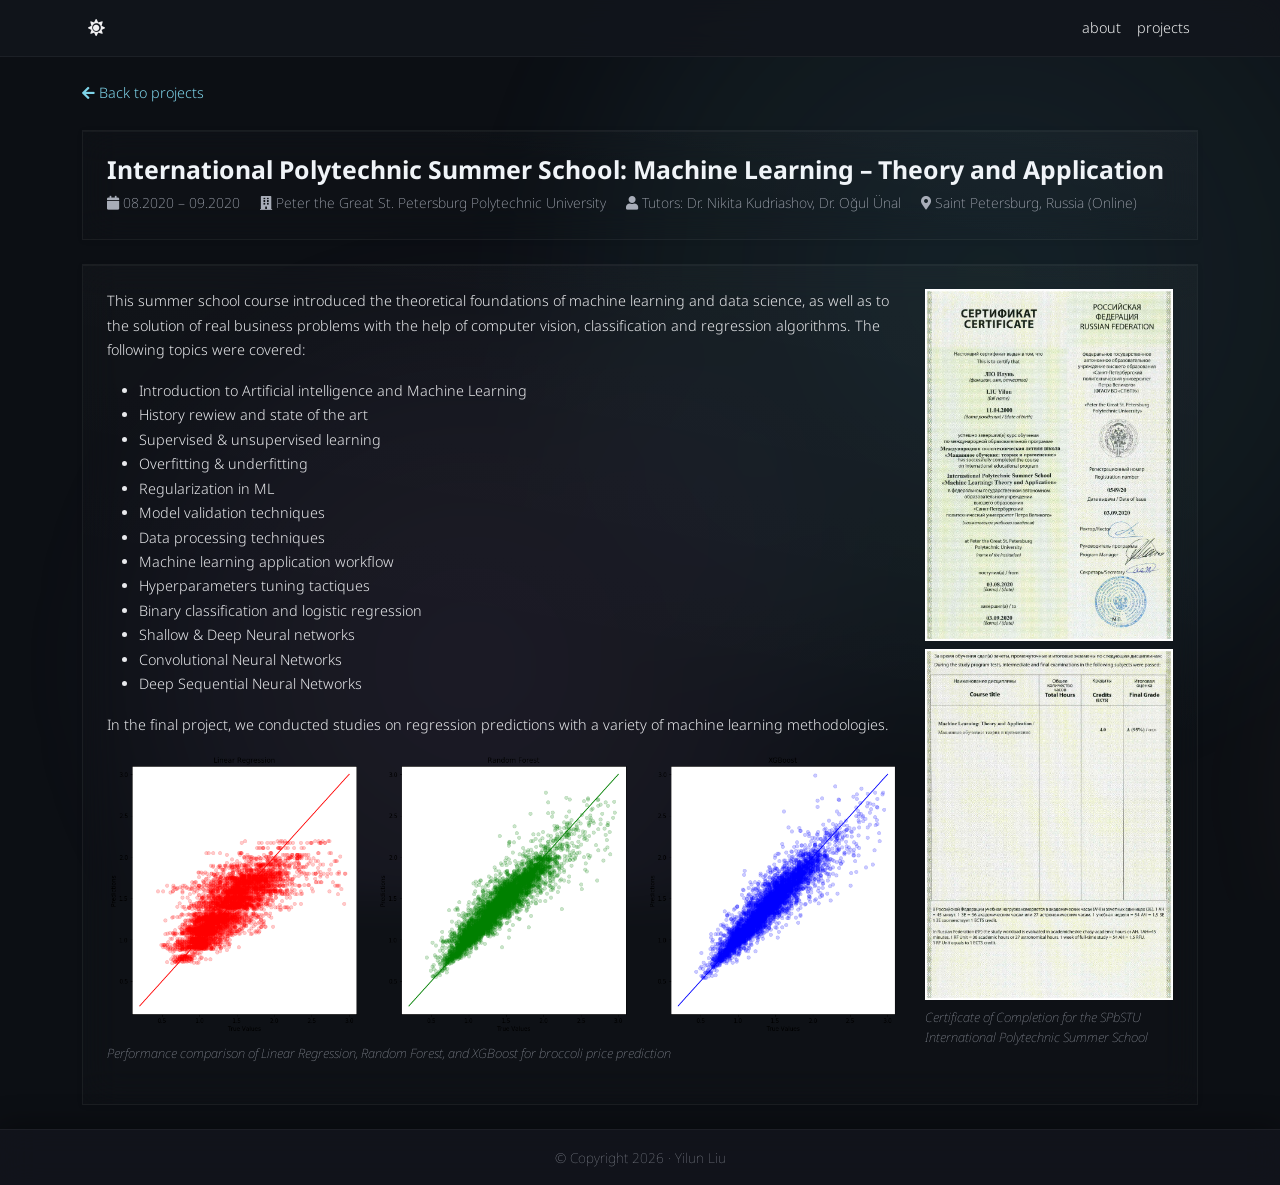
<file: project/spbstu/index.html>
<!DOCTYPE html>
<html lang="en">
<head>
  <meta charset="UTF-8" />
  <script>(function(){var t=localStorage.getItem('theme')||'dark';document.documentElement.setAttribute('data-theme',t);})();</script>
  <meta name="viewport" content="width=device-width, initial-scale=1.0" />
  <link rel="preconnect" href="https://fonts.googleapis.com" />
  <link rel="preconnect" href="https://fonts.gstatic.com" crossorigin />
  <title>SPbSTU Summer School – Yilun Liu</title>
  <link rel="stylesheet" href="https://cdn.jsdelivr.net/npm/bootstrap@5.3.2/dist/css/bootstrap.min.css" />
  <link rel="stylesheet" href="https://cdnjs.cloudflare.com/ajax/libs/font-awesome/5.15.4/css/all.min.css" />
  <link rel="stylesheet" href="../../assets/css/style.css" />
</head>
<body>

<div class="scene" aria-hidden="true">
  <div class="scene__blob scene__blob--1"></div>
  <div class="scene__blob scene__blob--2"></div>
  <div class="scene__blob scene__blob--3"></div>
</div>

<!-- ===== Navbar ===== -->
<nav class="navbar navbar-expand-lg sticky-top">
  <div class="container">
    <button type="button" id="theme-toggle" class="theme-toggle-btn ms-2 flex-shrink-0" title="Toggle dark/light mode" aria-label="Toggle theme">
      <i class="fas fa-sun" id="theme-icon"></i>
    </button>
    <div class="d-flex align-items-center ms-auto flex-shrink-0 navbar-toolbar">
      <button class="navbar-toggler" type="button" data-bs-toggle="collapse" data-bs-target="#mainNav"
        aria-controls="mainNav" aria-expanded="false" aria-label="Toggle navigation">
        <span class="navbar-toggler-icon"></span>
      </button>
    </div>
    <div class="collapse navbar-collapse" id="mainNav">
      <ul class="navbar-nav ms-auto">
        <li class="nav-item"><a class="nav-link" href="../../index.html">about</a></li>
        <li class="nav-item"><a class="nav-link" href="../projects.html">projects</a></li>
      </ul>
    </div>
  </div>
</nav>

<main class="container my-4">

  <div class="back-link">
    <a href="../projects.html"><i class="fas fa-arrow-left me-1"></i>Back to projects</a>
  </div>

  <div class="page-hero">
    <h1>International Polytechnic Summer School: Machine Learning – Theory and Application</h1>
    <div class="meta">
      <span><i class="fas fa-calendar me-1"></i>08.2020 – 09.2020</span>
      <span><i class="fas fa-building me-1"></i>Peter the Great St. Petersburg Polytechnic University</span>
      <span><i class="fas fa-user me-1"></i>Tutors: Dr. Nikita Kudriashov, Dr. Oğul Ünal</span>
      <span><i class="fas fa-map-marker-alt me-1"></i>Saint Petersburg, Russia (Online)</span>
    </div>
  </div>

  <div class="section-card">
    <div class="row g-4">

      <!-- Left column: Course content -->
      <div class="col-md-9">
        <p>This summer school course introduced the theoretical foundations of machine learning and data science, as well as to the solution of real business problems with the help of computer vision, classification and regression algorithms. The following topics were covered:</p>
        <ul>
          <li>Introduction to Artificial intelligence and Machine Learning</li>
          <li>History rewiew and state of the art</li>
          <li>Supervised & unsupervised learning</li>
          <li>Overfitting & underfitting</li>
          <li>Regularization in ML</li>
          <li>Model validation techniques</li>
          <li>Data processing techniques</li>
          <li>Machine learning application workflow</li>
          <li>Hyperparameters tuning tactiques</li>
          <li>Binary classification and logistic regression</li>
          <li>Shallow & Deep Neural networks</li>
          <li>Convolutional Neural Networks</li>
          <li>Deep Sequential Neural Networks</li>
        </ul>

        <p>In the final project, we conducted studies on regression predictions with a variety of machine learning methodologies.
        </p>
        <img src="../../assets/images/spbstu_final.png" alt="Performance Comparison" class="content-img" />
        <div class="img-caption">Performance comparison of Linear Regression, Random Forest, and XGBoost for broccoli price prediction</div>
      </div>

      <!-- Right column: Certificate -->
      <div class="col-md-3">
        <img src="../../assets/images/spbstu_Certificate_Front.jpg" alt="Certificate Front" class="content-img" />
        <img src="../../assets/images/spbstu_Certificate_Back.jpg" alt="Certificate Back" class="content-img" />
        <div class="img-caption">Certificate of Completion for the SPbSTU International Polytechnic Summer School</div>
      </div>

    </div>
  </div>

</main>

<!-- ===== Footer ===== -->
<footer>
  © Copyright 2026 &middot; Yilun Liu
</footer>

<script src="https://cdn.jsdelivr.net/npm/bootstrap@5.3.2/dist/js/bootstrap.bundle.min.js"></script>
<script src="../../assets/js/theme-favicon.js"></script>
</body>
</html>
</file>
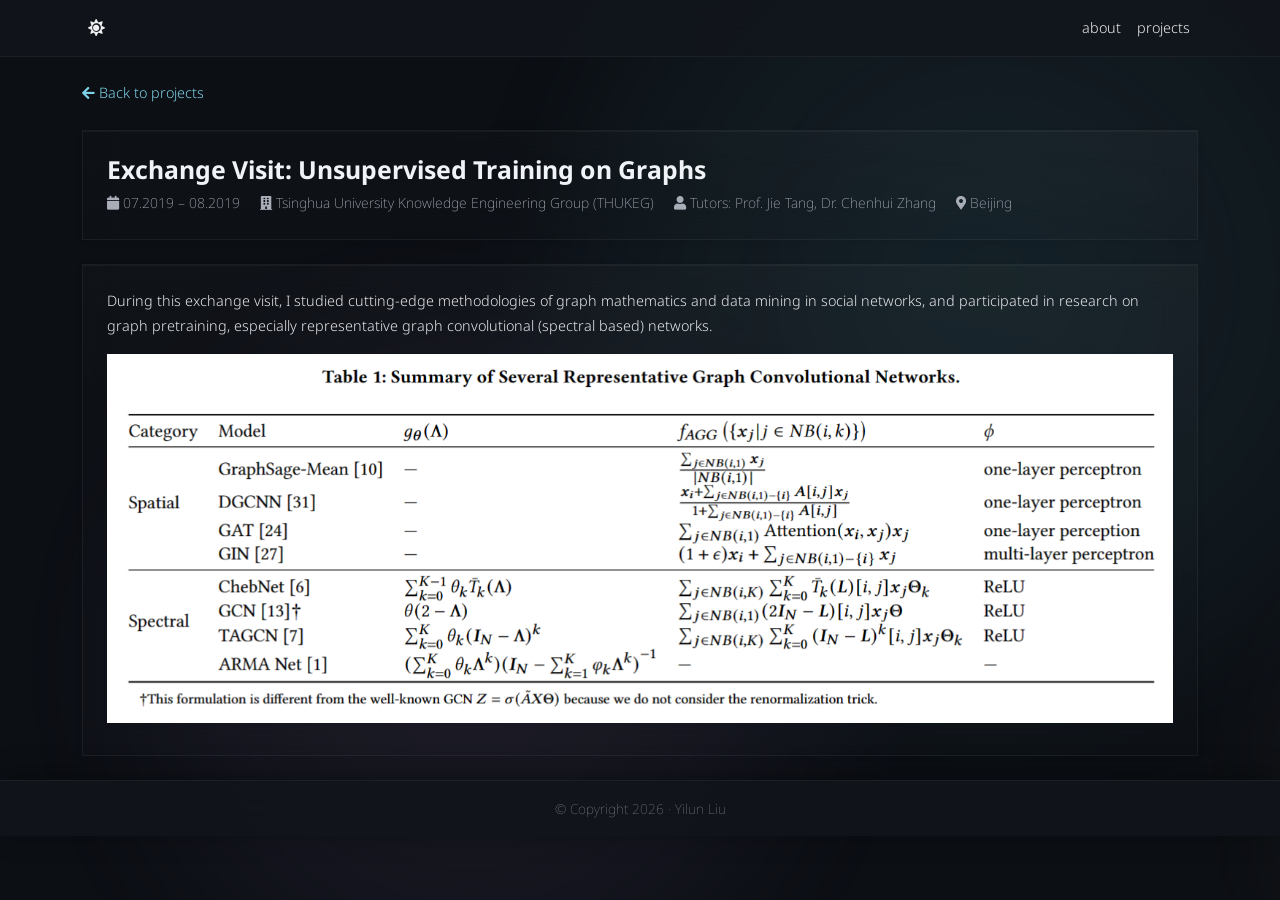
<file: project/thukeg/index.html>
<!DOCTYPE html>
<html lang="en">
<head>
  <meta charset="UTF-8" />
  <script>(function(){var t=localStorage.getItem('theme')||'dark';document.documentElement.setAttribute('data-theme',t);})();</script>
  <meta name="viewport" content="width=device-width, initial-scale=1.0" />
  <link rel="preconnect" href="https://fonts.googleapis.com" />
  <link rel="preconnect" href="https://fonts.gstatic.com" crossorigin />
  <title>THUKEG Exchange – Yilun Liu</title>
  <link rel="stylesheet" href="https://cdn.jsdelivr.net/npm/bootstrap@5.3.2/dist/css/bootstrap.min.css" />
  <link rel="stylesheet" href="https://cdnjs.cloudflare.com/ajax/libs/font-awesome/5.15.4/css/all.min.css" />
  <link rel="stylesheet" href="../../assets/css/style.css" />
</head>
<body>

<div class="scene" aria-hidden="true">
  <div class="scene__blob scene__blob--1"></div>
  <div class="scene__blob scene__blob--2"></div>
  <div class="scene__blob scene__blob--3"></div>
</div>

<!-- ===== Navbar ===== -->
<nav class="navbar navbar-expand-lg sticky-top">
  <div class="container">
    <button type="button" id="theme-toggle" class="theme-toggle-btn ms-2 flex-shrink-0" title="Toggle dark/light mode" aria-label="Toggle theme">
      <i class="fas fa-sun" id="theme-icon"></i>
    </button>
    <div class="d-flex align-items-center ms-auto flex-shrink-0 navbar-toolbar">
      <button class="navbar-toggler" type="button" data-bs-toggle="collapse" data-bs-target="#mainNav"
        aria-controls="mainNav" aria-expanded="false" aria-label="Toggle navigation">
        <span class="navbar-toggler-icon"></span>
      </button>
    </div>
    <div class="collapse navbar-collapse" id="mainNav">
      <ul class="navbar-nav ms-auto">
        <li class="nav-item"><a class="nav-link" href="../../index.html">about</a></li>
        <li class="nav-item"><a class="nav-link" href="../projects.html">projects</a></li>
      </ul>
    </div>
  </div>
</nav>

<main class="container my-4">

  <div class="back-link">
    <a href="../projects.html"><i class="fas fa-arrow-left me-1"></i>Back to projects</a>
  </div>

  <div class="page-hero">
    <h1>Exchange Visit: Unsupervised Training on Graphs</h1>
    <div class="meta">
      <span><i class="fas fa-calendar me-1"></i>07.2019 – 08.2019</span>
      <span><i class="fas fa-building me-1"></i>Tsinghua University Knowledge Engineering Group (THUKEG)</span>
      <span><i class="fas fa-user me-1"></i>Tutors: Prof. Jie Tang, Dr. Chenhui Zhang</span>
      <span><i class="fas fa-map-marker-alt me-1"></i>Beijing</span>
    </div>
  </div>

  <div class="section-card">
        <p>
          During this exchange visit, I studied cutting-edge methodologies of graph mathematics and data mining in social networks, and participated in research on graph pretraining, especially representative graph convolutional (spectral based) networks.
        </p>
        <img src="../../assets/images/thukeg.png" alt="THUKEG" class="content-img" />
</main>

<!-- ===== Footer ===== -->
<footer>
  © Copyright 2026 &middot; Yilun Liu
</footer>

<script src="https://cdn.jsdelivr.net/npm/bootstrap@5.3.2/dist/js/bootstrap.bundle.min.js"></script>
<script src="../../assets/js/theme-favicon.js"></script>
</body>
</html>
</file>
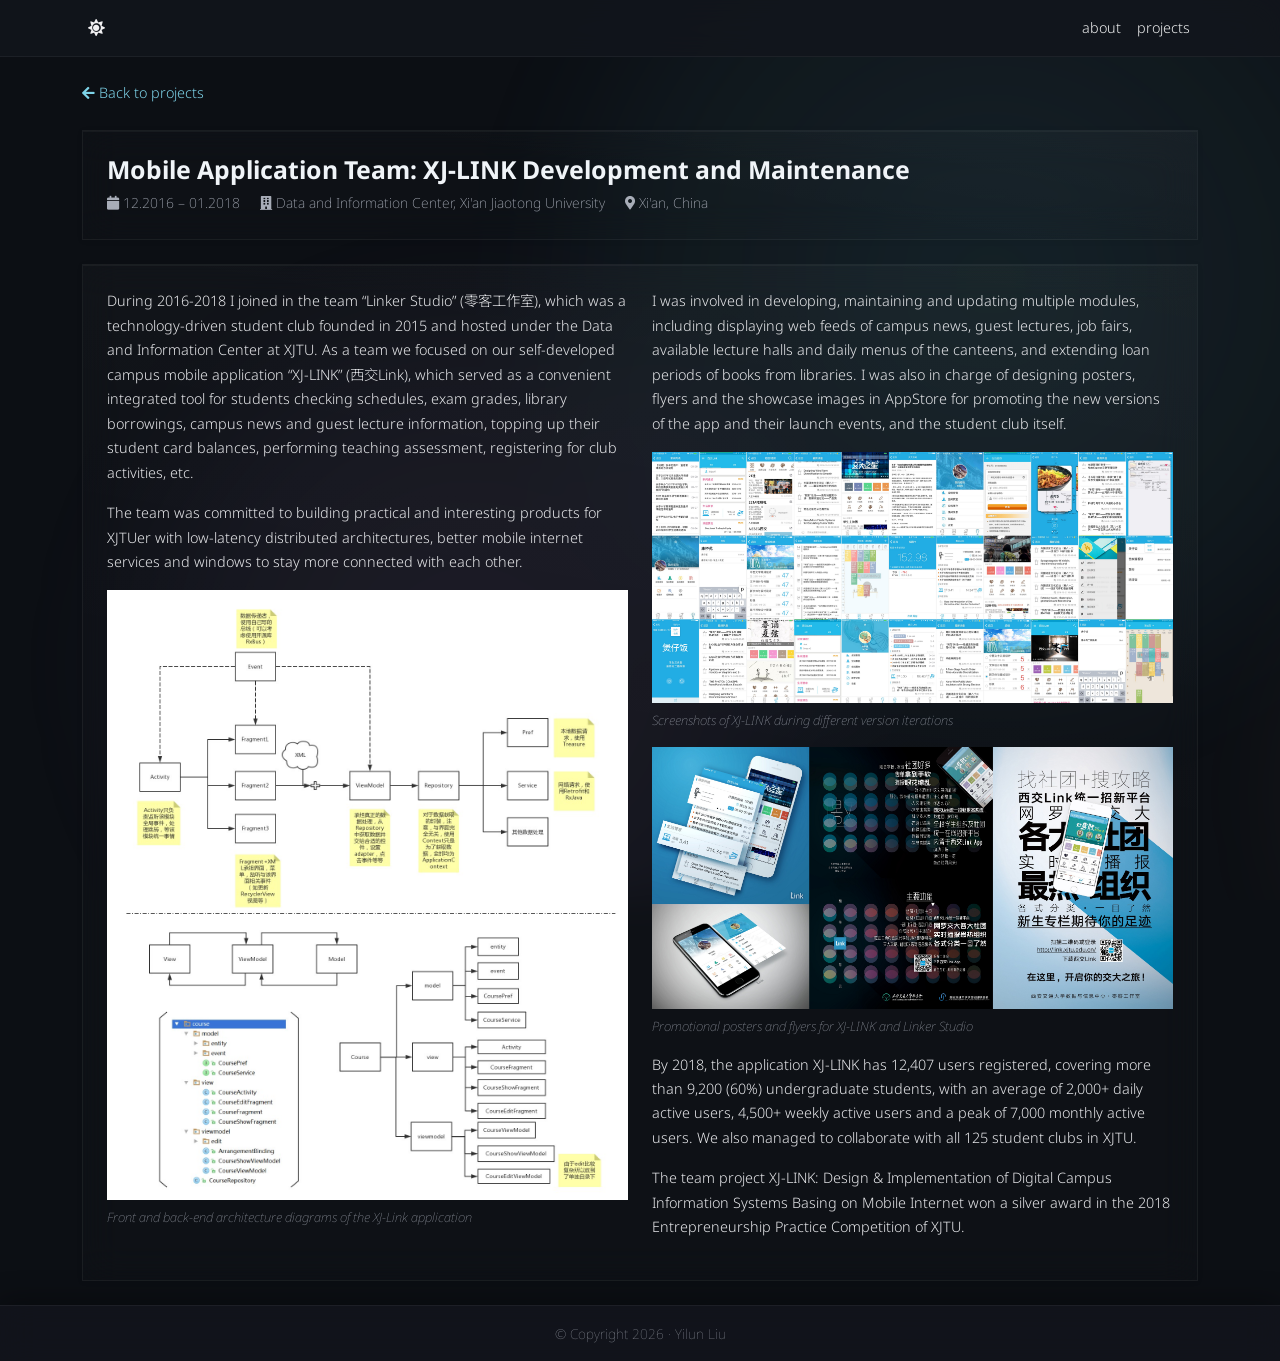
<file: project/xj-link/index.html>
<!DOCTYPE html>
<html lang="en">
<head>
  <meta charset="UTF-8" />
  <script>(function(){var t=localStorage.getItem('theme')||'dark';document.documentElement.setAttribute('data-theme',t);})();</script>
  <meta name="viewport" content="width=device-width, initial-scale=1.0" />
  <link rel="preconnect" href="https://fonts.googleapis.com" />
  <link rel="preconnect" href="https://fonts.gstatic.com" crossorigin />
  <title>XJ-LINK App Team – Yilun Liu</title>
  <link rel="stylesheet" href="https://cdn.jsdelivr.net/npm/bootstrap@5.3.2/dist/css/bootstrap.min.css" />
  <link rel="stylesheet" href="https://cdnjs.cloudflare.com/ajax/libs/font-awesome/5.15.4/css/all.min.css" />
  <link rel="stylesheet" href="../../assets/css/style.css" />
</head>
<body>

<div class="scene" aria-hidden="true">
  <div class="scene__blob scene__blob--1"></div>
  <div class="scene__blob scene__blob--2"></div>
  <div class="scene__blob scene__blob--3"></div>
</div>

<!-- ===== Navbar ===== -->
<nav class="navbar navbar-expand-lg sticky-top">
  <div class="container">
    <button type="button" id="theme-toggle" class="theme-toggle-btn ms-2 flex-shrink-0" title="Toggle dark/light mode" aria-label="Toggle theme">
      <i class="fas fa-sun" id="theme-icon"></i>
    </button>
    <div class="d-flex align-items-center ms-auto flex-shrink-0 navbar-toolbar">
      <button class="navbar-toggler" type="button" data-bs-toggle="collapse" data-bs-target="#mainNav"
        aria-controls="mainNav" aria-expanded="false" aria-label="Toggle navigation">
        <span class="navbar-toggler-icon"></span>
      </button>
    </div>
    <div class="collapse navbar-collapse" id="mainNav">
      <ul class="navbar-nav ms-auto">
        <li class="nav-item"><a class="nav-link" href="../../index.html">about</a></li>
        <li class="nav-item"><a class="nav-link" href="../projects.html">projects</a></li>
      </ul>
    </div>
  </div>
</nav>

<main class="container my-4">

  <!-- Back link -->
  <div class="back-link">
    <a href="../projects.html"><i class="fas fa-arrow-left me-1"></i>Back to projects</a>
  </div>

  <!-- Page hero -->
  <div class="page-hero">
    <h1>Mobile Application Team: XJ-LINK Development and Maintenance</h1>
    <div class="meta">
      <span><i class="fas fa-calendar me-1"></i>12.2016 – 01.2018</span>
      <span><i class="fas fa-building me-1"></i>Data and Information Center, Xi'an Jiaotong University</span>
      <span><i class="fas fa-map-marker-alt me-1"></i>Xi'an, China</span>
    </div>
  </div>

  <!-- Content -->
  <div class="section-card">
    <div class="row g-4">

      <!-- Left column -->
      <div class="col-md-6">
        <p>
          During 2016-2018 I joined in the team “Linker Studio” (零客工作室), which was a technology-driven student club founded in 2015 and hosted under the Data and Information Center at XJTU. As a team we focused on our self-developed campus mobile application “XJ-LINK” (西交Link), which served as a convenient integrated tool for students checking schedules, exam grades, library borrowings, campus news and guest lecture information, topping up their student card balances, performing teaching assessment, registering for club activities, etc. 
        </p>

        <p>
          The team was committed to building practical and interesting products for XJTUer with low-latency distributed architectures, better mobile internet services and windows to stay more connected with each other.
        </p>

        <img src="../../assets/images/XJ-Link_Framework.jpg" alt="XJ-Link Architecture Diagram" class="content-img" />
        <div class="img-caption">Front and back-end architecture diagrams of the XJ-Link application</div>
      </div>

      <!-- Right column -->
      <div class="col-md-6">
        <p>
          I was involved in developing, maintaining and updating multiple modules, including displaying web feeds of campus news, guest lectures, job fairs, available lecture halls and daily menus of the canteens, and extending loan periods of books from libraries. I was also in charge of designing posters, flyers and the showcase images in AppStore for promoting the new versions of the app and their launch events, and the student club itself.
        </p>

        <img src="../../assets/images/XJ-Link_Screenshots.jpg" alt="XJ-Link Screenshots" class="content-img" />
        <div class="img-caption">Screenshots of XJ-LINK during different version iterations</div>

        <img src="../../assets/images/XJ-Link_Posters.jpg" alt="XJ-Link Posters" class="content-img" />
        <div class="img-caption">Promotional posters and flyers for XJ-LINK and Linker Studio</div>

        <p> 
          By 2018, the application XJ-LINK has 12,407 users registered, covering more than 9,200 (60%) undergraduate students, with an average of 2,000+ daily active users, 4,500+ weekly active users and a peak of 7,000 monthly active users. We also managed to collaborate with all 125 student clubs in XJTU.
        </p>

        <p>
          The team project XJ-LINK: Design & Implementation of Digital Campus Information Systems Basing on Mobile Internet won a silver award in the 2018 Entrepreneurship Practice Competition of XJTU.
        </p>

      </div>

    </div>
  </div>

</main>

<!-- ===== Footer ===== -->
<footer>
  © Copyright 2026 &middot; Yilun Liu
</footer>

<script src="https://cdn.jsdelivr.net/npm/bootstrap@5.3.2/dist/js/bootstrap.bundle.min.js"></script>
<script src="../../assets/js/theme-favicon.js"></script>
</body>
</html>
</file>
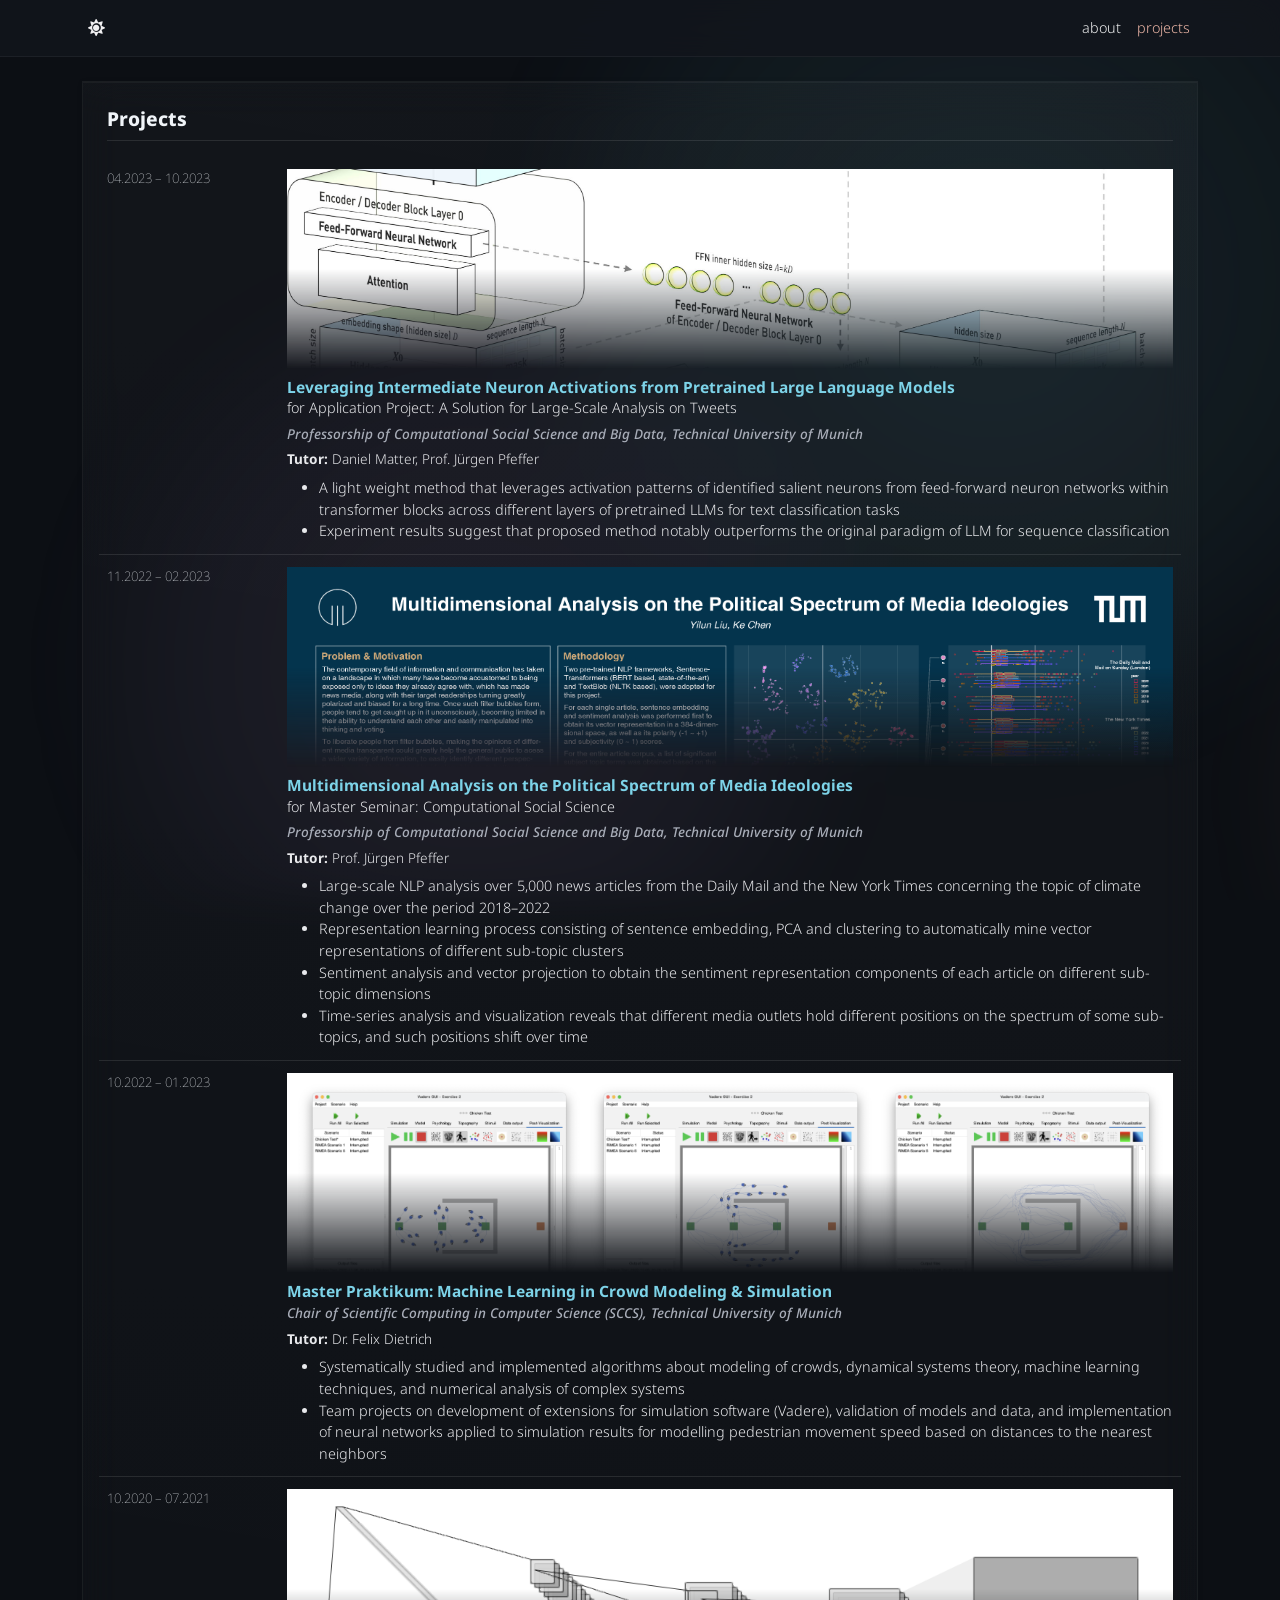
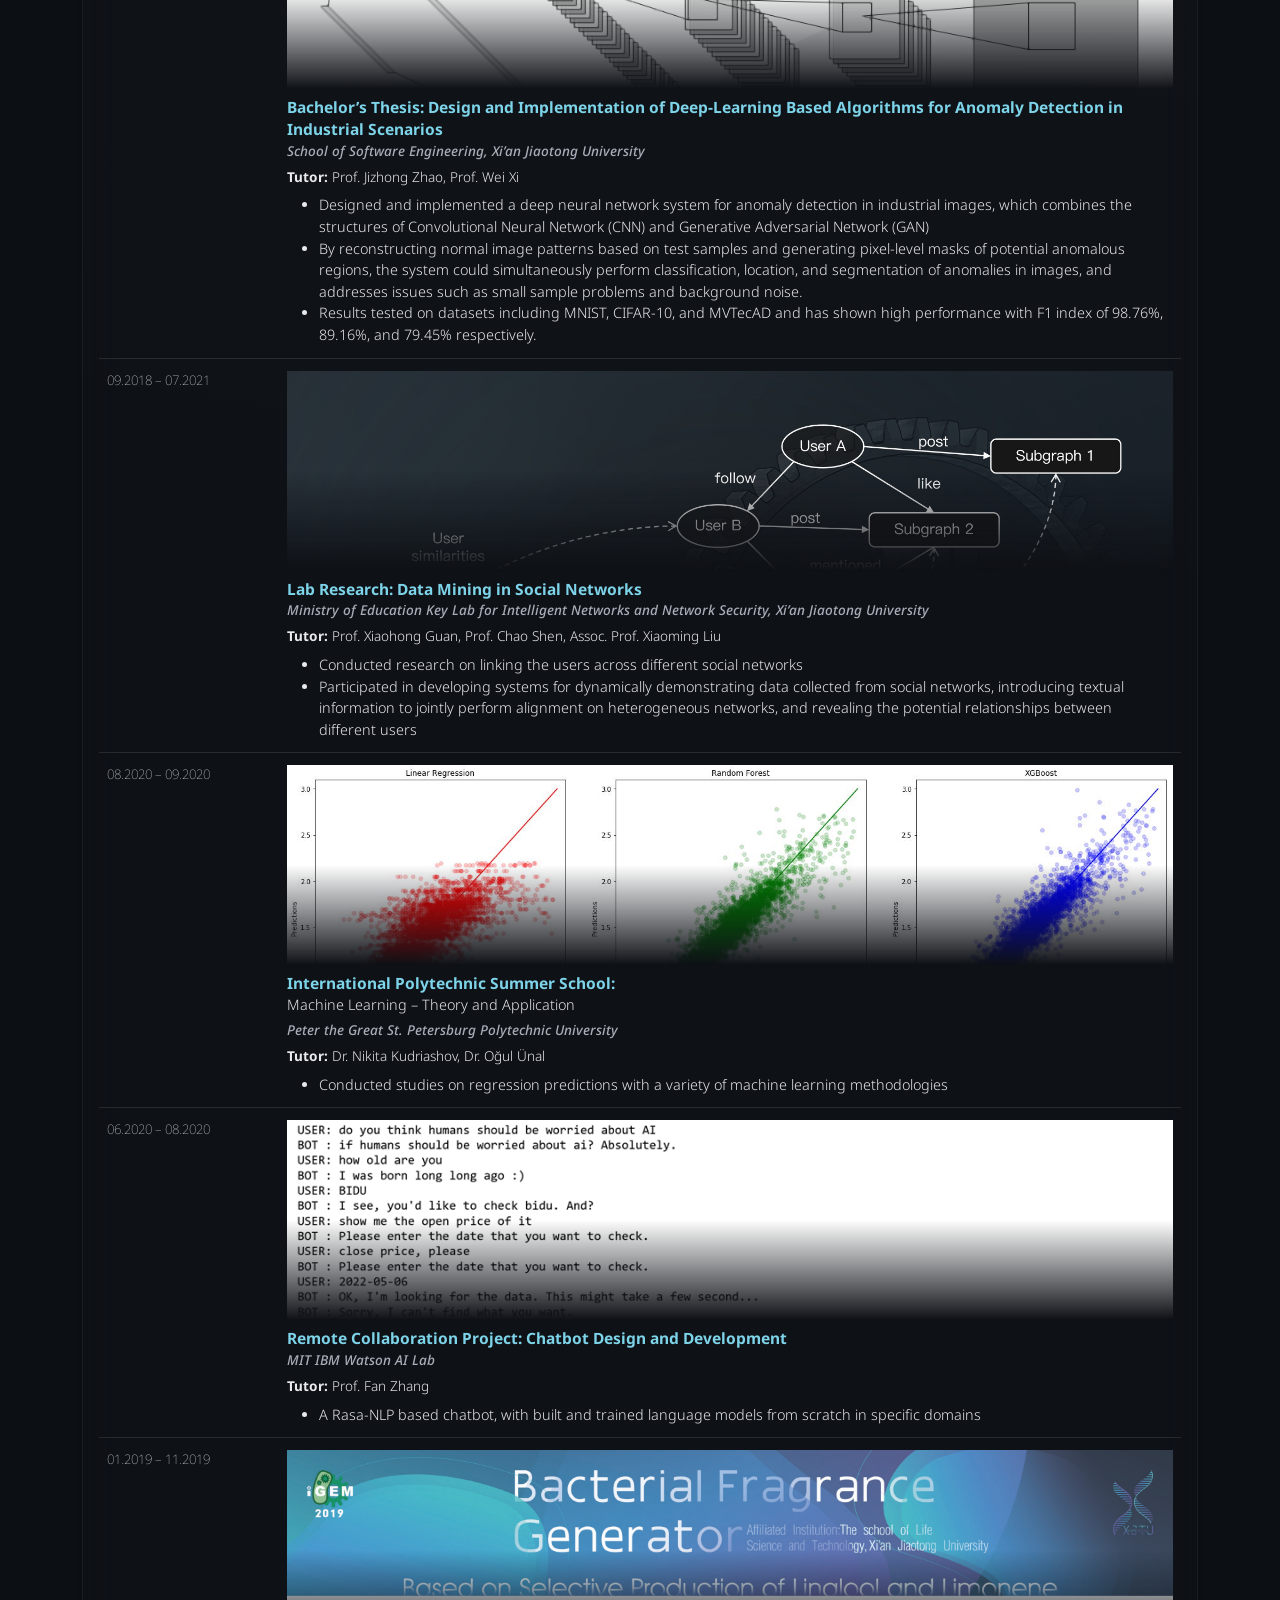
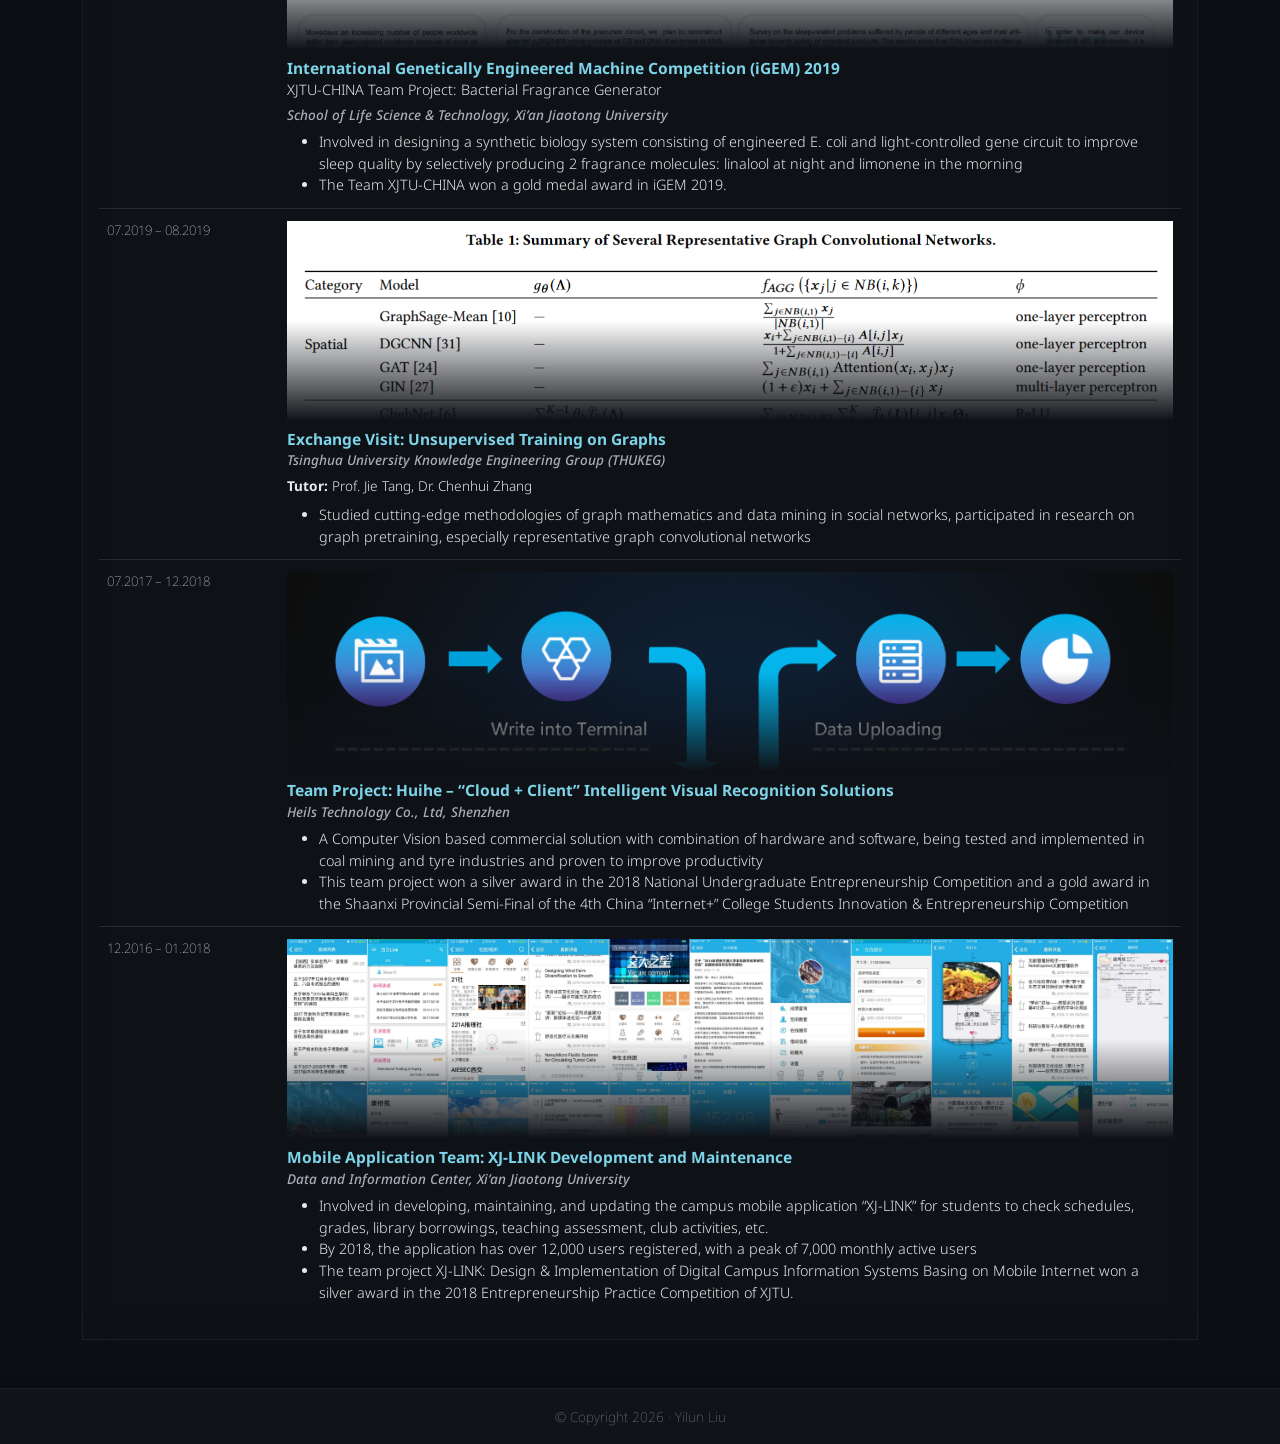
<file: project/projects.html>
<!DOCTYPE html>
<html lang="en">
<head>
  <meta charset="UTF-8" />
  <script>(function(){var t=localStorage.getItem('theme')||'dark';document.documentElement.setAttribute('data-theme',t);})();</script>
  <meta name="viewport" content="width=device-width, initial-scale=1.0" />
  <link rel="preconnect" href="https://fonts.googleapis.com" />
  <link rel="preconnect" href="https://fonts.gstatic.com" crossorigin />
  <title>Yilun Liu – Projects</title>
  <link rel="stylesheet" href="https://cdn.jsdelivr.net/npm/bootstrap@5.3.2/dist/css/bootstrap.min.css" />
  <link rel="stylesheet" href="https://cdnjs.cloudflare.com/ajax/libs/font-awesome/5.15.4/css/all.min.css" />
  <link rel="stylesheet" href="../assets/css/style.css" />
</head>
<body>

<div class="scene" aria-hidden="true">
  <div class="scene__blob scene__blob--1"></div>
  <div class="scene__blob scene__blob--2"></div>
  <div class="scene__blob scene__blob--3"></div>
</div>

<!-- ===== Navbar ===== -->
<nav class="navbar navbar-expand-lg sticky-top">
  <div class="container">
    <button type="button" id="theme-toggle" class="theme-toggle-btn ms-2 flex-shrink-0" title="Toggle dark/light mode" aria-label="Toggle theme">
      <i class="fas fa-sun" id="theme-icon"></i>
    </button>
    <div class="d-flex align-items-center ms-auto flex-shrink-0 navbar-toolbar">
      <button class="navbar-toggler" type="button" data-bs-toggle="collapse" data-bs-target="#mainNav"
        aria-controls="mainNav" aria-expanded="false" aria-label="Toggle navigation">
        <span class="navbar-toggler-icon"></span>
      </button>
    </div>
    <div class="collapse navbar-collapse" id="mainNav">
      <ul class="navbar-nav ms-auto">
        <li class="nav-item"><a class="nav-link" href="../index.html">about</a></li>
        <li class="nav-item"><a class="nav-link active" href="projects.html" aria-current="page">projects</a></li>
      </ul>
    </div>
  </div>
</nav>

<!-- ===== Projects ===== -->
<main class="container my-4">
  <div class="row g-4">

    <!-- ===== Main Column ===== -->
    <div class="col-lg-12">

      <section class="section-card" id="projects">
        <h2 class="section-title">Projects</h2>

        <!-- Application Project -->
        <div class="row project-row align-items-start g-3">
          <div class="col-md-2">
            <div class="project-date">04.2023 – 10.2023</div>
          </div>
          <div class="col-md-10">
            <a href="seminar/" class="project-img-link"><img src="../assets/images/AP-scaled.jpg" alt="Application Project" class="project-img" /></a>
            <div class="project-title">
              <a href="seminar/">Leveraging Intermediate Neuron Activations from Pretrained Large Language Models</a>
            </div>
            <div class="project-subtitle"><a href="seminar/">for Application Project: A Solution for Large-Scale Analysis on Tweets</a></div>
            <div class="project-institution"><em>Professorship of Computational Social Science and Big Data, Technical University of Munich</em></div>
            <div class="project-tutor"><strong>Tutor:</strong> Daniel Matter, Prof. Jürgen Pfeffer</div>
            <ul class="mt-1 mb-0">
              <li>A light weight method that leverages activation patterns of identified salient neurons from feed-forward neuron networks within transformer blocks across different layers of pretrained LLMs for text classification tasks</li>
              <li>Experiment results suggest that proposed method notably outperforms the original paradigm of LLM for sequence classification</li>
            </ul>
          </div>
        </div>

        <!-- Master Seminar -->
        <div class="row project-row align-items-start g-3">
          <div class="col-md-2">
            <div class="project-date">11.2022 – 02.2023</div>
          </div>
          <div class="col-md-10">
            <a href="seminar/" class="project-img-link"><img src="../assets/images/Poster_Yilun_Ke.png" alt="Master Seminar poster" class="project-img" /></a>
            <div class="project-title">
              <a href="seminar/">Multidimensional Analysis on the Political Spectrum of Media Ideologies</a>
            </div>
            <div class="project-subtitle"><a href="seminar/">for Master Seminar: Computational Social Science</a></div>
            <div class="project-institution"><em>Professorship of Computational Social Science and Big Data, Technical University of Munich</em></div>
            <div class="project-tutor"><strong>Tutor:</strong> Prof. Jürgen Pfeffer</div>
            <ul class="mt-1 mb-0">
              <li>Large-scale NLP analysis over 5,000 news articles from the Daily Mail and the New York Times concerning the topic of climate change over the period 2018–2022</li>
              <li>Representation learning process consisting of sentence embedding, PCA and clustering to automatically mine vector representations of different sub-topic clusters</li>
              <li>Sentiment analysis and vector projection to obtain the sentiment representation components of each article on different sub-topic dimensions</li>
              <li>Time-series analysis and visualization reveals that different media outlets hold different positions on the spectrum of some sub-topics, and such positions shift over time</li>
            </ul>
          </div>
        </div>

        <!-- Master Praktikum -->
        <div class="row project-row align-items-start g-3">
          <div class="col-md-2">
            <div class="project-date">10.2022 – 01.2023</div>
          </div>
          <div class="col-md-10">
            <a href="praktikum/" class="project-img-link"><img src="../assets/images/praktikum_2-1.png" alt="Master Praktikum" class="project-img" /></a>
            <div class="project-title">
              <a href="praktikum/">Master Praktikum: Machine Learning in Crowd Modeling &amp; Simulation</a>
            </div>
            <div class="project-institution"><em>Chair of Scientific Computing in Computer Science (SCCS), Technical University of Munich</em></div>
            <div class="project-tutor"><strong>Tutor:</strong> Dr. Felix Dietrich</div>
            <ul class="mt-1 mb-0">
              <li>Systematically studied and implemented algorithms about modeling of crowds, dynamical systems theory, machine learning techniques, and numerical analysis of complex systems</li>
              <li>Team projects on development of extensions for simulation software (Vadere), validation of models and data, and implementation of neural networks applied to simulation results for modelling pedestrian movement speed based on distances to the nearest neighbors</li>
            </ul>
          </div>
        </div>

        <!-- Bachelor's Thesis -->
        <div class="row project-row align-items-start g-3">
          <div class="col-md-2">
            <div class="project-date">10.2020 – 07.2021</div>
          </div>
          <div class="col-md-10">
            <a href="bachelor/" class="project-img-link"><img src="../assets/images/bachelor_structure.png" alt="Bachelor's Thesis" class="project-img" /></a>
            <div class="project-title">
              <a href="bachelor/">Bachelor’s Thesis: Design and Implementation of Deep-Learning Based Algorithms for Anomaly Detection in Industrial Scenarios</a>
            </div>
            <div class="project-institution"><em>School of Software Engineering, Xi’an Jiaotong University</em></div>
            <div class="project-tutor"><strong>Tutor:</strong> Prof. Jizhong Zhao, Prof. Wei Xi</div>
            <ul class="mt-1 mb-0">
              <li>Designed and implemented a deep neural network system for anomaly detection in industrial images, which combines the structures of Convolutional Neural Network (CNN) and Generative Adversarial Network (GAN)</li>
              <li>By reconstructing normal image patterns based on test samples and generating pixel-level masks of potential anomalous regions, the system could simultaneously perform classification, location, and segmentation of anomalies in images, and addresses issues such as small sample problems and background noise.</li>
              <li>Results tested on datasets including MNIST, CIFAR-10, and MVTecAD and has shown high performance with F1 index of 98.76%, 89.16%, and 79.45% respectively.</li>
            </ul>
          </div>
        </div>

        <!-- Lab Research (MOE) -->
        <div class="row project-row align-items-start g-3">
          <div class="col-md-2">
            <div class="project-date">09.2018 – 07.2021</div>
          </div>
          <div class="col-md-10">
            <a href="moe/" class="project-img-link"><img src="../assets/images/moe_heterogeneous_bg.jpg" alt="Lab Research" class="project-img" /></a>
            <div class="project-title">
              <a href="moe/">Lab Research: Data Mining in Social Networks</a>
            </div>
            <div class="project-institution"><em>Ministry of Education Key Lab for Intelligent Networks and Network Security, Xi’an Jiaotong University</em></div>
            <div class="project-tutor"><strong>Tutor:</strong> Prof. Xiaohong Guan, Prof. Chao Shen, Assoc. Prof. Xiaoming Liu</div>
            <ul class="mt-1 mb-0">
              <li>Conducted research on linking the users across different social networks</li>
              <li>Participated in developing systems for dynamically demonstrating data collected from social networks, introducing textual information to jointly perform alignment on heterogeneous networks, and revealing the potential relationships between different users</li>
            </ul>
          </div>
        </div>

        <!-- SPbSTU Summer School -->
        <div class="row project-row align-items-start g-3">
          <div class="col-md-2">
            <div class="project-date">08.2020 – 09.2020</div>
          </div>
          <div class="col-md-10">
            <a href="spbstu/" class="project-img-link"><img src="../assets/images/spbstu_final.jpg" alt="SPbSTU Summer School" class="project-img" /></a>
            <div class="project-title">
              <a href="spbstu/">International Polytechnic Summer School:</a>
            </div>
            <div class="project-subtitle"><a href="spbstu/">Machine Learning – Theory and Application</a></div>
            <div class="project-institution"><em>Peter the Great St. Petersburg Polytechnic University</em></div>
            <div class="project-tutor"><strong>Tutor:</strong> Dr. Nikita Kudriashov, Dr. Oğul Ünal</div>
            <ul class="mt-1 mb-0">
              <li>Conducted studies on regression predictions with a variety of machine learning methodologies</li>
            </ul>
          </div>
        </div>

        <!-- Chatbot -->
        <div class="row project-row align-items-start g-3">
          <div class="col-md-2">
            <div class="project-date">06.2020 – 08.2020</div>
          </div>
          <div class="col-md-10">
            <a href="chatbot/" class="project-img-link"><img src="../assets/images/chatbot-2.png" alt="Chatbot Project" class="project-img" /></a>
            <div class="project-title">
              <a href="chatbot/">Remote Collaboration Project: Chatbot Design and Development</a>
            </div>
            <div class="project-institution"><em>MIT IBM Watson AI Lab</em></div>
            <div class="project-tutor"><strong>Tutor:</strong> Prof. Fan Zhang</div>
            <ul class="mt-1 mb-0">
              <li>A Rasa-NLP based chatbot, with built and trained language models from scratch in specific domains</li>
            </ul>
          </div>
        </div>

        <!-- iGEM -->
        <div class="row project-row align-items-start g-3">
          <div class="col-md-2">
            <div class="project-date">01.2019 – 11.2019</div>
          </div>
          <div class="col-md-10">
            <a href="igem/" class="project-img-link"><img src="../assets/images/iGEM_poster-scaled.jpg" alt="iGEM 2019" class="project-img" /></a>
            <div class="project-title">
              <a href="igem/">International Genetically Engineered Machine Competition (iGEM) 2019</a>
            </div>
            <div class="project-subtitle"><a href="igem/">XJTU-CHINA Team Project: Bacterial Fragrance Generator</a></div>
            <div class="project-institution"><em>School of Life Science &amp; Technology, Xi’an Jiaotong University</em></div>
            <ul class="mt-1 mb-0">
              <li>Involved in designing a synthetic biology system consisting of engineered E. coli and light-controlled gene circuit to improve sleep quality by selectively producing 2 fragrance molecules: linalool at night and limonene in the morning</li>
              <li>The Team XJTU-CHINA won a gold medal award in iGEM 2019.</li>
            </ul>
          </div>
        </div>

        <!-- THUKEG -->
        <div class="row project-row align-items-start g-3">
          <div class="col-md-2">
            <div class="project-date">07.2019 – 08.2019</div>
          </div>
          <div class="col-md-10">
            <a href="thukeg/" class="project-img-link"><img src="../assets/images/thukeg.png" alt="THUKEG Exchange" class="project-img" /></a>
            <div class="project-title">
              <a href="thukeg/">Exchange Visit: Unsupervised Training on Graphs</a>
            </div>
            <div class="project-institution"><em>Tsinghua University Knowledge Engineering Group (THUKEG)</em></div>
            <div class="project-tutor"><strong>Tutor:</strong> Prof. Jie Tang, Dr. Chenhui Zhang</div>
            <ul class="mt-1 mb-0">
              <li>Studied cutting-edge methodologies of graph mathematics and data mining in social networks, participated in research on graph pretraining, especially representative graph convolutional networks</li>
            </ul>
          </div>
        </div>

        <!-- Heils -->
        <div class="row project-row align-items-start g-3">
          <div class="col-md-2">
            <div class="project-date">07.2017 – 12.2018</div>
          </div>
          <div class="col-md-10">
            <a href="heils/" class="project-img-link"><img src="../assets/images/heils_bg.png" alt="Heils Team Project" class="project-img" /></a>
            <div class="project-title">
              <a href="heils/">Team Project: Huihe – “Cloud + Client” Intelligent Visual Recognition Solutions</a>
            </div>
            <div class="project-institution"><em>Heils Technology Co., Ltd, Shenzhen</em></div>
            <ul class="mt-1 mb-0">
              <li>A Computer Vision based commercial solution with combination of hardware and software, being tested and implemented in coal mining and tyre industries and proven to improve productivity</li>
              <li>This team project won a silver award in the 2018 National Undergraduate Entrepreneurship Competition and a gold award in the Shaanxi Provincial Semi-Final of the 4th China “Internet+” College Students Innovation &amp; Entrepreneurship Competition</li>
            </ul>
          </div>
        </div>

        <!-- XJ-LINK -->
        <div class="row project-row align-items-start g-3">
          <div class="col-md-2">
            <div class="project-date">12.2016 – 01.2018</div>
          </div>
          <div class="col-md-10">
            <a href="xj-link/" class="project-img-link"><img src="../assets/images/XJ-Link_Screenshots.jpg" alt="XJ-LINK App" class="project-img" /></a>
            <div class="project-title">
              <a href="xj-link/">Mobile Application Team: XJ-LINK Development and Maintenance</a>
            </div>
            <div class="project-institution"><em>Data and Information Center, Xi’an Jiaotong University</em></div>
            <ul class="mt-1 mb-0">
              <li>Involved in developing, maintaining, and updating the campus mobile application “XJ-LINK” for students to check schedules, grades, library borrowings, teaching assessment, club activities, etc.</li>
              <li>By 2018, the application has over 12,000 users registered, with a peak of 7,000 monthly active users</li>
              <li>The team project XJ-LINK: Design &amp; Implementation of Digital Campus Information Systems Basing on Mobile Internet won a silver award in the 2018 Entrepreneurship Practice Competition of XJTU.</li>
            </ul>
          </div>
        </div>

      </section>

    </div><!-- /col-lg-9 -->
  </div><!-- /row -->
</main>

<!-- ===== Footer ===== -->
<footer>
  © Copyright 2026 &middot; Yilun Liu
</footer>

<script src="https://cdn.jsdelivr.net/npm/bootstrap@5.3.2/dist/js/bootstrap.bundle.min.js"></script>
<script src="../assets/js/theme-favicon.js"></script>
</body>
</html>
</file>
<file: assets/css/style.css>
@import url("https://fonts.googleapis.com/css2?family=Noto+Sans:ital,wght@0,100..900;1,100..900&family=Noto+Sans+SC:wght@100..900&display=swap");

/* ============================================================
   Yilun Liu – Academic CV
   Adaptive Theme: Light (rfmoe.shop style) + Dark mode toggle
   ============================================================ */

/* ---- Theme Variables (dark is default / :root) ---- */
:root, [data-theme="dark"] {
  --color-bg:               #0c0f14;
  --color-card:             #1c1f26;
  --color-card-border:      rgba(255, 255, 255, 0.12);
  --color-text:             #e8e9ec;
  --color-text-muted:       #a8adb8;
  --color-accent:           #7dd3e8;
  --color-accent-hover:     #f0b8a8;
  --color-accent-light:     #5fb8c8;
  --color-nav-bg:           #12151c;
  --color-nav-text:         #f0f0f1;
  --color-footer-bg:        #12151c;
  --color-footer-text:      #8b8f98;
  --color-divider:          rgba(255, 255, 255, 0.1);
  --color-heading:          #f0f4f8;
  --color-sub-heading:      #9ca3af;
  --shadow-card:            0 1px 6px rgba(0, 0, 0, 0.06);
  --shadow-card-hover:      0 3px 12px rgba(0, 0, 0, 0.1);
  --color-page-hero-bg:     rgba(255, 255, 255, 0.04);
  --color-page-hero-border: rgba(255, 255, 255, 0.1);
  --color-toggler:          rgba(255, 255, 255, 0.4);
  --color-code-bg:          rgba(160, 165, 175, 0.07);
  /* Liquid glass */
  --glass-blur:             blur(18px);
  --glass-surface:          rgba(255, 255, 255, 0.01);
  --glass-surface-hover:    rgba(255, 255, 255, 0.02);
  --glass-border:           rgba(255, 255, 255, 0.05);
  --glass-reflection:       linear-gradient(
    -170deg,
    rgba(255, 255, 255, 0.02) 0%,
    rgba(255, 255, 255, 0) 50%
  );
  --shadow-glass:           0 1px 6px rgba(0, 0, 0, 0.06),
    inset 0 1px 0 rgba(255, 255, 255, 0.04);
  --ease-liquid:            cubic-bezier(0.34, 1.56, 0.64, 1);
}

[data-theme="light"] {
  --color-bg:               #f4f5f6;
  --color-card:             #ffffff;
  --color-card-border:      rgba(70, 95, 105, 0.16);
  --color-text:             #333333;
  --color-text-muted:       rgb(118, 128, 134);
  --color-accent:           rgb(72, 108, 118);
  --color-accent-hover:     #c9aea4;
  --color-accent-light:     rgb(118, 148, 158);
  --color-nav-bg:           rgb(68, 82, 92);
  --color-nav-text:         #ffffff;
  --color-footer-bg:        rgb(68, 82, 92);
  --color-footer-text:      rgba(255, 255, 255, 0.75);
  --color-divider:          rgba(70, 95, 105, 0.18);
  --color-heading:          rgb(55, 82, 92);
  --color-sub-heading:      rgb(68, 90, 98);
  --shadow-card:            0 1px 4px rgba(60, 80, 90, 0.02);
  --shadow-card-hover:      0 3px 10px rgba(60, 80, 90, 0.04);
  --color-page-hero-bg:     rgba(255, 255, 255, 0.45);
  --color-page-hero-border: rgba(70, 95, 105, 0.18);
  --color-toggler:          rgba(255, 255, 255, 0.45);
  --color-code-bg:          rgba(70, 95, 105, 0.07);
  --glass-surface:          rgba(255, 255, 255, 0.82);
  --glass-surface-hover:    rgba(255, 255, 255, 0.9);
  --glass-border:           rgba(70, 95, 105, 0.05);
  --glass-reflection:       linear-gradient(
    -170deg,
    rgba(255, 255, 255, 0.02) 0%,
    rgba(255, 255, 255, 0) 52%
  );
  --shadow-glass:           0 1px 6px rgba(60, 80, 90, 0.02),
    inset 0 1px 0 rgba(255, 255, 255, 0.35);
}

/* ---- Liquid glass: animated backdrop ---- */
.scene {
  position: fixed;
  inset: 0;
  z-index: 0;
  overflow: hidden;
  pointer-events: none;
}

.scene__blob {
  position: absolute;
  border-radius: 50%;
  filter: blur(72px);
  opacity: 0.3;
  animation: blob-drift 20s ease-in-out infinite alternate;
}

[data-theme="dark"] .scene__blob {
  opacity: 0.48;
}

.scene__blob--1 {
  width: calc((620px + 90vw) / 2);
  height: calc((620px + 90vw) / 2);
  background: radial-gradient(circle, rgba(130, 155, 165, 0.18), rgba(70, 95, 105, 0));
  top: -18%;
  right: -12%;
  animation-duration: 22s;
}

.scene__blob--2 {
  width: calc((520px + 75vw) / 2);
  height: calc((520px + 75vw) / 2);
  background: radial-gradient(circle, rgba(155, 145, 170, 0.14), rgba(120, 100, 110, 0));
  bottom: -15%;
  left: 8%;
  animation-duration: 17s;
  animation-delay: -7s;
}

.scene__blob--3 {
  width: calc((380px + 60vw) / 2);
  height: calc((380px + 60vw) / 2);
  background: radial-gradient(circle, rgba(190, 175, 160, 0.14), rgba(118, 148, 158, 0));
  bottom: -20%;
  right: -45%;
  animation-duration: 25s;
  animation-delay: -11s;
}

[data-theme="dark"] .scene__blob--1 {
  background: radial-gradient(circle, rgba(95, 184, 200, 0.25), rgba(48, 136, 152, 0));
}

[data-theme="dark"] .scene__blob--2 {
  background: radial-gradient(circle, rgba(180, 140, 220, 0.2), rgba(226, 105, 83, 0));
}

[data-theme="dark"] .scene__blob--3 {
  background: radial-gradient(circle, rgba(255, 210, 160, 0.2), rgba(95, 178, 195, 0));
}


@keyframes blob-drift {
  0% {
    transform: translate(0, 0) scale(1);
  }
  33% {
    transform: translate(48px, -32px) scale(1.06);
  }
  66% {
    transform: translate(-36px, 44px) scale(0.96);
  }
  100% {
    transform: translate(24px, 20px) scale(1.03);
  }
}

@media (prefers-reduced-motion: reduce) {
  .scene__blob {
    animation: none !important;
  }
}

@supports not (backdrop-filter: blur(1px)) {
  .section-card,
  .navbar,
  .page-hero,
  footer,
  .theme-toggle-btn {
    backdrop-filter: none !important;
    -webkit-backdrop-filter: none !important;
  }

  [data-theme="light"] .section-card:not(.sidebar-photo),
  [data-theme="light"] .page-hero {
    background: var(--color-card) !important;
  }

  [data-theme="dark"] .section-card:not(.sidebar-photo),
  [data-theme="dark"] .page-hero {
    background: var(--color-card) !important;
  }

  .navbar {
    background: var(--color-nav-bg) !important;
  }

  footer {
    background: var(--color-footer-bg) !important;
    box-shadow: none !important;
  }
}

/* Square corners — override Bootstrap border-radius variables */
:root {
  --bs-border-radius: 0;
  --bs-border-radius-sm: 0;
  --bs-border-radius-lg: 0;
  --bs-border-radius-xl: 0;
  --bs-border-radius-xxl: 0;
  --bs-border-radius-2xl: 0;
  --bs-border-radius-pill: 0;
  --bs-body-font-family: "Noto Sans", "Noto Sans SC", system-ui, sans-serif;
  --bs-font-sans-serif: "Noto Sans", "Noto Sans SC", system-ui, sans-serif;
}

/* ---- Smooth theme transitions ---- */
body, .navbar, .section-card, .page-hero, footer,
a, h1, h2, h3, h4, h5, h6, p, li, span, div, strong, em {
  transition: background-color 0.25s ease, color 0.2s ease,
              border-color 0.25s ease, box-shadow 0.25s ease;
}

/* ---- Typography (Noto Sans variable) ---- */
/* Weight scale uses Noto Sans wght axis (100-900) for hierarchy. */
:root {
  --fw-bold: 900;
  --fw-extra-bold: 800;
  --fw-bold: 700;
  --fw-semi: 650;
  --fw-medium: 600;
  --fw-book: 500;
  --fw-regular: 400;
  --fw-light: 300;
  --fw-extra-light: 250;
  --fw-thin: 200;
  --fw-hairline: 100;
}

html {
  font-optical-sizing: auto;
  /* Prevent mobile browsers from inflating text differently per page */
  -webkit-text-size-adjust: 100%;
  text-size-adjust: 100%;
}

/* ---- Base ---- */
body {
  background: var(--color-bg);
  color: var(--color-text);
  font-family: "Noto Sans", "Noto Sans SC", system-ui, sans-serif;
  font-weight: var(--fw-light);
  font-size: 0.9rem;
  line-height: 1.7;
  overflow-x: hidden;
  min-height: 100vh;
  min-height: 100dvh;
  -webkit-text-size-adjust: 100%;
  text-size-adjust: 100%;
}

.navbar,
.navbar-brand,
.nav-link,
.table,
.btn {
  font-family: "Noto Sans", "Noto Sans SC", system-ui, sans-serif;
}

strong,
b {
  font-weight: var(--fw-bold);
}

em {
  font-style: italic;
  font-weight: var(--fw-book);
}

.navbar,
main,
footer {
  position: relative;
  z-index: 1;
}

a {
  color: var(--color-accent);
  text-decoration: none;
}

a:hover {
  color: var(--color-accent-hover);
  text-decoration: underline;
}

/* ---- Navbar ---- */
.navbar {
  background: rgba(68, 82, 92, 0.82) !important;
  backdrop-filter: var(--glass-blur);
  -webkit-backdrop-filter: var(--glass-blur);
  border-bottom: 1px solid var(--glass-border);
  box-shadow: none;
}

[data-theme="dark"] .navbar {
  background: rgba(18, 21, 28, 0.86) !important;
}

.navbar-brand {
  color: var(--color-nav-text) !important;
  font-weight: var(--fw-bold) !important;
}

.nav-link {
  color: var(--color-nav-text) !important;
  font-weight: var(--fw-light);
}

.nav-link:hover,
.nav-link.active {
  color: var(--color-accent-hover) !important;
}

.navbar-toggler {
  padding: 0;
  border: none;
  box-shadow: none;
}

.navbar-toggler:focus {
  box-shadow: none;
}

.navbar-toggler:focus-visible {
  outline: 2px solid rgba(255, 255, 255, 0.85);
  outline-offset: 2px;
}

.navbar-toggler-icon {
  filter: invert(1);
  width: 1.35rem;
  height: 1.35rem;
}

/* ---- Theme toggle: icon only (no panel); works on <i> or <button>+icon ---- */
.theme-toggle-btn {
  display: inline-flex;
  align-items: center;
  justify-content: center;
  margin: 0 !important;
  background: transparent;
  border: none;
  color: var(--color-nav-text);
  cursor: pointer;
  font-size: 1.05rem;
  line-height: 1;
  flex-shrink: 0;
  box-shadow: none;
  backdrop-filter: none;
  -webkit-backdrop-filter: none;
  -webkit-appearance: none;
  appearance: none;
  transition: color 0.2s ease, opacity 0.2s ease;
}

.theme-toggle-btn:hover {
  color: #fff;
  opacity: 0.95;
  background: transparent;
  box-shadow: none;
}

.theme-toggle-btn:focus {
  outline: none;
}

.theme-toggle-btn:focus-visible {
  outline: 2px solid rgba(255, 255, 255, 0.85);
  outline-offset: 3px;
}

/* Toggler before #mainNav in DOM so the hamburger stays on the top row when the menu opens */
.language-toggle-btn {
  margin-left: 0.75rem !important;
  min-height: 32px;
  padding: 0.25rem;
  font-family: inherit;
  font-size: 0.85rem;
  font-weight: var(--fw-medium);
}

.navbar-toolbar {
  gap: 0.35rem;
}

@media (max-width: 991.98px) {
  .navbar > .container > .navbar-collapse {
    flex-basis: 100%;
  }
}

/* ---- Section Cards ---- */
.section-card {
  position: relative;
  overflow: hidden;
  background: var(--glass-surface);
  padding: clamp(1rem, 2vw, 1.5rem);
  margin-bottom: 1.5rem;
  border: 1px solid var(--glass-border);
  border-radius: 0;
  box-shadow: var(--shadow-glass);
  backdrop-filter: var(--glass-blur);
  -webkit-backdrop-filter: var(--glass-blur);
  transition: background 0.25s ease, border-color 0.25s ease;
}

.section-card::before {
  content: "";
  position: absolute;
  inset: 0;
  background: var(--glass-reflection);
  pointer-events: none;
  border-radius: inherit;
  z-index: 0;
}

.section-card > * {
  position: relative;
  z-index: 1;
}

/* Sidebar profile: no panel — sits directly on page / blob background */
.section-card.sidebar-photo {
  background: transparent;
  border: none;
  box-shadow: none;
  backdrop-filter: none;
  -webkit-backdrop-filter: none;
  padding-top: 0;
  transition: none;
}

.section-card.sidebar-photo::before {
  display: none;
}

/* ---- Section Headings ---- */
h2.section-title {
  color: var(--color-heading);
  font-size: 1.2rem;
  font-weight: var(--fw-extra-bold);
  line-height: 1.4;
  border-bottom: 1px solid var(--color-divider);
  padding-bottom: 0.4rem;
  margin-bottom: 1rem;
}

h3.sub-title {
  color: var(--color-sub-heading);
  font-size: 1.02rem;
  font-weight: var(--fw-semi);
  line-height: 1.35;
  margin-bottom: 0.5rem;
}

/* ---- Accent ---- */
.accent {
  color: var(--color-accent);
}

hr.accent-hr {
  border-color: var(--color-accent);
  opacity: 0.35;
}

/* ---- Sidebar ---- */
.sidebar-photo img {
  width: 60%;
  display: block;
  margin: 0 auto 1rem auto;
}

@media (min-width: 992px) {
  .sidebar-photo img {
    margin-left: auto;
    margin-right: 0;
  }
}

.sidebar-info {
  text-align: inherit;
}

.sidebar-photo .sidebar-line {
  display: flex;
  justify-content: center;
  align-items: baseline;
  column-gap: 0.35rem;
}

@media (min-width: 992px) {
  .sidebar-photo .sidebar-line {
    justify-content: flex-end;
  }
}

@media (max-width: 991.98px) {
  .sidebar-photo .sidebar-info,
  .sidebar-photo .sidebar-info h4 {
    text-align: center;
  }

  .sidebar-photo .sidebar-line {
    justify-content: center;
    text-align: center;
  }

  .sidebar-photo .sidebar-line > span:not(.sidebar-fa),
  .sidebar-photo .sidebar-line > a,
  .sidebar-photo a.sidebar-line {
    text-align: center;
  }
}

.sidebar-photo .sidebar-fa {
  flex: 0 0 1.35em;
  display: flex;
  justify-content: center;
  text-align: center;
}

.sidebar-info h4 {
  color: var(--color-heading);
  font-weight: var(--fw-bold);
  letter-spacing: -0.02em;
  line-height: 1.25;
  margin-bottom: 0.3rem;
}

.sidebar-info p {
  font-size: 0.88rem;
  font-weight: var(--fw-light);
  margin-bottom: 0.25rem;
  line-height: 1.6;
  color: var(--color-text-muted);
}

.sidebar-info p a {
  color: var(--color-accent);
}

.sidebar-links {
  display: flex;
  align-items: center;
  justify-content: center;
  gap: 0.75rem;
  margin: 0.25rem 0;
}

@media (min-width: 992px) {
  .sidebar-links {
    justify-content: flex-end;
  }
}

.sidebar-links a {
  display: inline-flex;
  align-items: center;
  justify-content: center;
  flex: 0 0 1.35em;
  width: 1.35em;
  color: var(--color-accent);
  font-size: 0.9rem;
  line-height: 1;
  text-decoration: none;
  transition: color 0.2s ease;
}

.sidebar-links a:hover {
  color: var(--color-accent-hover);
  text-decoration: none;
}

.sidebar-links a:focus-visible {
  outline: 2px solid var(--color-accent);
  outline-offset: 3px;
}

/* ---- Publications ---- */
.pub-entry {
  --pub-entry-content-bottom: 1.15rem;
  margin-bottom: 1.15rem;
  padding-bottom: 1.15rem;
  border-bottom: 1px solid var(--color-divider);
}

.pub-entry:last-child {
  --pub-entry-content-bottom: 0;
  border-bottom: none;
  margin-bottom: 0;
  padding-bottom: 0;
}

.pub-title {
  font-size: 0.9rem;
  font-weight: 900;
  line-height: 1.45;
  color: var(--color-text);
  width: 100%;
  margin-bottom: 0.3rem;
  overflow-wrap: anywhere;
}

.pub-authors,
.pub-venue,
.pub-abstract {
  font-size: 0.78rem;
  line-height: 1.6;
}

.pub-authors {
  font-weight: var(--fw-light);
  color: var(--color-text-muted);
}

.pub-authors small {
  font-size: inherit;
}

.pub-authors strong {
  font-weight: var(--fw-extra-bold);
  line-height: inherit;
}

.pub-venue {
  font-weight: var(--fw-medium);
  margin-top: 0.2rem;
}

.pub-abstract {
  padding-left: 1.15rem;
}

.pub-abstract li + li {
  margin-top: 0.2rem;
}

.pub-content > .pub-abstract.mt-1 {
  margin-top: 0.35rem !important;
}

.pub-content > .pub-abstract.mb-1 {
  margin-bottom: 0 !important;
}

.pub-links {
  font-size: inherit;
  font-weight: var(--fw-medium);
}

.pub-links a {
  margin-left: 0.25rem;
}

.pub-entry--with-image {
  position: relative;
  overflow: hidden;
  min-height: 100px;
}

.pub-image-slot {
  position: absolute;
  top: 0;
  right: 0;
  bottom: var(--pub-entry-content-bottom);
  width: clamp(5%, 20vw, 250px);
  z-index: 0;
  transition: transform 0.3s ease, box-shadow 0.3s ease;
  /* Right: stay opaque; medium fade; full vanish between original and tight cut */
  -webkit-mask-image: linear-gradient(
    to left,
    #fff 0%,
    #fff 30%,
    rgba(255, 255, 255, 0) 75%,
    rgba(255, 255, 255, 0) 100%
  );
  mask-image: linear-gradient(
    to left,
    #fff 0%,
    #fff 30%,
    rgba(255, 255, 255, 0) 75%,
    rgba(255, 255, 255, 0) 100%
  );
  -webkit-mask-size: 100% 100%;
  mask-size: 100% 100%;
  -webkit-mask-repeat: no-repeat;
  mask-repeat: no-repeat;
}

.pub-image-slot > a {
  position: absolute;
  inset: 0;
  display: block;
  text-decoration: none;
}

.pub-content {
  position: relative;
  z-index: 1;
  width: 100%;
  max-width: none;
  min-width: 0;
}

.pub-content > .pub-authors,
.pub-content > .pub-venue,
.pub-content > .pub-abstract {
  max-width: 82%;
}

.pub-image-slot img,
.pub-image {
  position: absolute;
  right: 0;
  top: 0;
  width: auto;
  height: 100%;
  display: block;
  max-width: none;
  transition: transform 0.3s ease, box-shadow 0.3s ease;
}

/* ---- Education ---- */
.edu-entry {
  display: flex;
  gap: 1rem;
  margin-bottom: 1.15rem;
  padding-bottom: 1.15rem;
  border-bottom: 1px solid var(--color-divider);
}

.edu-entry:last-child {
  border-bottom: none;
  margin-bottom: 0;
  padding-bottom: 0;
}

.edu-period {
  min-width: 150px;
  color: var(--color-heading);
  font-size: 0.85rem;
  font-weight: var(--fw-bold);
  font-variant-numeric: tabular-nums;
  line-height: 1.65;
  padding-top: 0.1rem;
}

.edu-content {
  min-width: 0;
}

.edu-content strong {
  display: block;
  color: var(--color-text);
  font-size: 0.97rem;
  font-weight: var(--fw-extra-bold);
  line-height: 1.5;
  margin-bottom: 0.2rem;
}

.edu-content .institution {
  font-size: 0.88rem;
  font-weight: var(--fw-light);
  line-height: 1.65;
}

/* ---- Projects ---- */
.project-date {
  color: var(--color-heading);
  font-size: 0.82rem;
  font-weight: var(--fw-hairline);
  text-transform: uppercase;
}

.project-title {
  font-weight: var(--fw-bold);
  font-size: 0.97rem;
  line-height: 1.4;
}

.project-institution {
  font-size: 0.85rem;
  font-weight: var(--fw-extra-light);
  color: var(--color-text-muted);
  margin-bottom: 0.35rem;
}

.project-institution em {
  font-style: italic;
}

.project-subtitle {
  font-size: 0.9rem;
  font-weight: var(--fw-light);
  line-height: 1.35;
  margin-bottom: 0.35rem;
}

.project-subtitle a {
  color: inherit;
  text-decoration: none;
}

.project-subtitle a:hover {
  text-decoration: underline;
  color: var(--color-accent);
}

.project-tutor {
  font-size: 0.85rem;
  margin-bottom: 0.45rem;
}

.project-img-link {
  display: block;
  margin-bottom: 0.5rem;
}

.project-img-link .project-img {
  margin-bottom: 0;
}

.project-img {
  width: 100%;
  height: 200px;
  object-fit: cover;
  object-position: top;
  margin-bottom: 0.5rem;
  transition: transform 0.3s ease, box-shadow 0.3s ease;
  /* Opaque from top through vertical center; bottom half fades to fully transparent */
  -webkit-mask-image: linear-gradient(
    to bottom,
    #fff 0%,
    #fff 50%,
    rgba(255, 255, 255, 0) 100%
  );
  mask-image: linear-gradient(
    to bottom,
    #fff 0%,
    #fff 50%,
    rgba(255, 255, 255, 0) 100%
  );
  -webkit-mask-size: 100% 100%;
  mask-size: 100% 100%;
  -webkit-mask-repeat: no-repeat;
  mask-repeat: no-repeat;
}

.project-img:hover {
  transform: scale(1.01);
  box-shadow: 0 6px 20px rgba(60, 80, 90, 0.18);
}

[data-theme="dark"] .project-img:hover {
  box-shadow: 0 6px 20px rgba(0, 0, 0, 0.45);
}

.project-row {
  padding: 0.75rem 0;
  border-bottom: 1px solid var(--color-divider);
  line-height: 1.5;
}

.project-row:last-child {
  border-bottom: none;
}

/* ---- Research Funding & Computing Support ---- */
.funding-list {
  margin: 0;
}

.funding-entry {
  overflow-wrap: anywhere;
}

.funding-entry + .funding-entry {
  margin-top: 1.1rem;
}

.funding-provider {
  font-weight: var(--fw-book);
  line-height: 1.6;
}

.funding-funders {
  margin: 0.3rem 0 0;
  color: var(--color-sub-heading);
  font-size: 0.82rem;
  line-height: 1.65;
}

/* ---- Skills ---- */
.skill-category {
  display: flex;
  align-items: baseline;
  gap: 0.75rem;
  margin-bottom: 0.75rem;
  font-weight: var(--fw-light);
  line-height: 1.65;
}

.skill-category:last-child {
  margin-bottom: 0;
}

.skill-category strong {
  color: var(--color-heading);
  font-weight: var(--fw-bold);
  flex: 0 0 7.5rem;
}

.skill-category > span {
  flex: 1;
  min-width: 0;
}

.talk-list {
  flex: 1;
  min-width: 0;
  margin: 0;
  padding: 0;
  list-style: none;
}

.talk-list li + li {
  margin-top: 0.5rem;
}

@media (max-width: 575.98px) {
  .skill-category {
    flex-direction: column;
    align-items: stretch;
    gap: 0.35rem;
  }

  .skill-category > strong {
    flex-basis: auto;
  }
}

/* ---- Blockquote ---- */
blockquote {
  border-left: 3px solid var(--color-accent);
  padding-left: 1rem;
  margin-left: 0;
  color: var(--color-text-muted);
  font-weight: var(--fw-hairline);
  font-style: italic;
  font-variation-settings: "opsz" 18;
}

/* ---- Footer ---- */
footer {
  background: rgba(68, 82, 92, 0.88);
  backdrop-filter: var(--glass-blur);
  -webkit-backdrop-filter: var(--glass-blur);
  border-top: 1px solid var(--glass-border);
  color: var(--color-footer-text);
  padding: 1rem 1rem;
  text-align: center;
  margin-top: 1rem;
  font-size: 0.85rem;
  font-weight: var(--fw-hairline);
  box-shadow: 0 -4px 24px rgba(60, 80, 90, 0.08);
}

[data-theme="dark"] footer {
  background: rgba(18, 21, 28, 0.9);
  box-shadow: 0 -4px 28px rgba(0, 0, 0, 0.35);
}

footer a {
  color: rgba(255, 255, 255, 0.85);
  font-weight: var(--fw-medium);
}

footer a:hover {
  color: #fff;
  text-decoration: underline;
}

[data-theme="dark"] footer a {
  color: var(--color-accent);
}

[data-theme="dark"] footer a:hover {
  color: var(--color-accent-hover);
}

/* ---- Back link ---- */
.back-link {
  margin: 1rem 0 1.5rem 0;
}

/* ---- Sub-page Page Hero ---- */
.page-hero {
  position: relative;
  overflow: hidden;
  background: var(--glass-surface);
  backdrop-filter: var(--glass-blur);
  -webkit-backdrop-filter: var(--glass-blur);
  border: 1px solid var(--glass-border);
  border-radius: 0;
  box-shadow: var(--shadow-glass);
  padding: 1.5rem;
  margin-bottom: 1.5rem;
}

.page-hero::before {
  content: "";
  position: absolute;
  inset: 0;
  background: var(--glass-reflection);
  pointer-events: none;
  border-radius: inherit;
  z-index: 0;
}

.page-hero > * {
  position: relative;
  z-index: 1;
}

.page-hero h1 {
  color: var(--color-heading);
  font-size: 1.55rem;
  font-weight: var(--fw-bold);
  line-height: 1.15;
  margin-bottom: 0.5rem;
}

.page-hero .meta {
  font-size: 0.87rem;
  font-weight: var(--fw-thin);
  color: var(--color-text-muted);
}

.page-hero .meta span {
  margin-right: 1rem;
}

/* ---- Sub-page images ---- */
.content-img {
  width: 100%;
  margin-bottom: 0.5rem;
}

.img-caption,
figcaption {
  font-family: "Noto Sans", "Noto Sans SC", system-ui, sans-serif;
  font-size: 0.8rem;
  font-weight: var(--fw-hairline);
  font-style: italic;
  font-variation-settings: "opsz" 14;
  line-height: 1.55;
  color: var(--color-text-muted);
  margin-bottom: 1rem;
}

/* ---- Tables ---- */
.table {
  color: var(--color-text);
}

.table th {
  color: var(--color-heading);
  font-weight: var(--fw-extra-bold);
  text-transform: uppercase;
  font-size: 0.78rem;
  border-color: var(--color-divider);
}

.table td {
  font-weight: var(--fw-light);
  border-color: var(--color-divider);
  color: var(--color-text);
}

[data-theme="light"] .table-striped > tbody > tr:nth-of-type(odd) > * {
  background-color: rgba(70, 95, 105, 0.04);
  color: var(--color-text);
}

[data-theme="dark"] .table-striped > tbody > tr:nth-of-type(odd) > * {
  background-color: rgba(255, 255, 255, 0.04);
  color: var(--color-text);
}

/* ---- Latest news ---- */
.news-list {
  list-style: none;
  padding: 0;
  margin: 0;
}

.news-list li {
  display: grid;
  grid-template-columns: 7rem minmax(0, 1fr);
  gap: 0.3rem 1rem;
  padding: 0.3rem 0;
  line-height: 1.65;
}

.news-list time {
  color: var(--color-text-muted);
  font-variant-numeric: tabular-nums;
  white-space: nowrap;
}

@media (max-width: 575px) {
  .news-list li {
    grid-template-columns: 1fr;
    padding: 0.4rem 0;
    gap: 0.1rem;
  }
}

/* ---- Responsive tweaks ---- */
@media (max-width: 767px) {
  .pub-content {
    width: 100%;
  }

  .pub-content > .pub-authors,
  .pub-content > .pub-venue,
  .pub-content > .pub-abstract {
    max-width: 100%;
  }

  .pub-entry--with-image {
    min-height: 160px;
  }

  .pub-image-slot {
    width: clamp(70px, 22vw, 130px);
    min-width: 0;
    max-width: none;
    opacity: 0.15;
  }

  .pub-image-slot img,
  .pub-image {
    height: 100%;
    width: auto;
    max-height: none;
  }

  .edu-entry {
    flex-direction: column;
    gap: 0.25rem;
  }

  .edu-period {
    min-width: unset;
  }

  .sidebar-photo img {
    width: 50%;
  }
}
</file>
